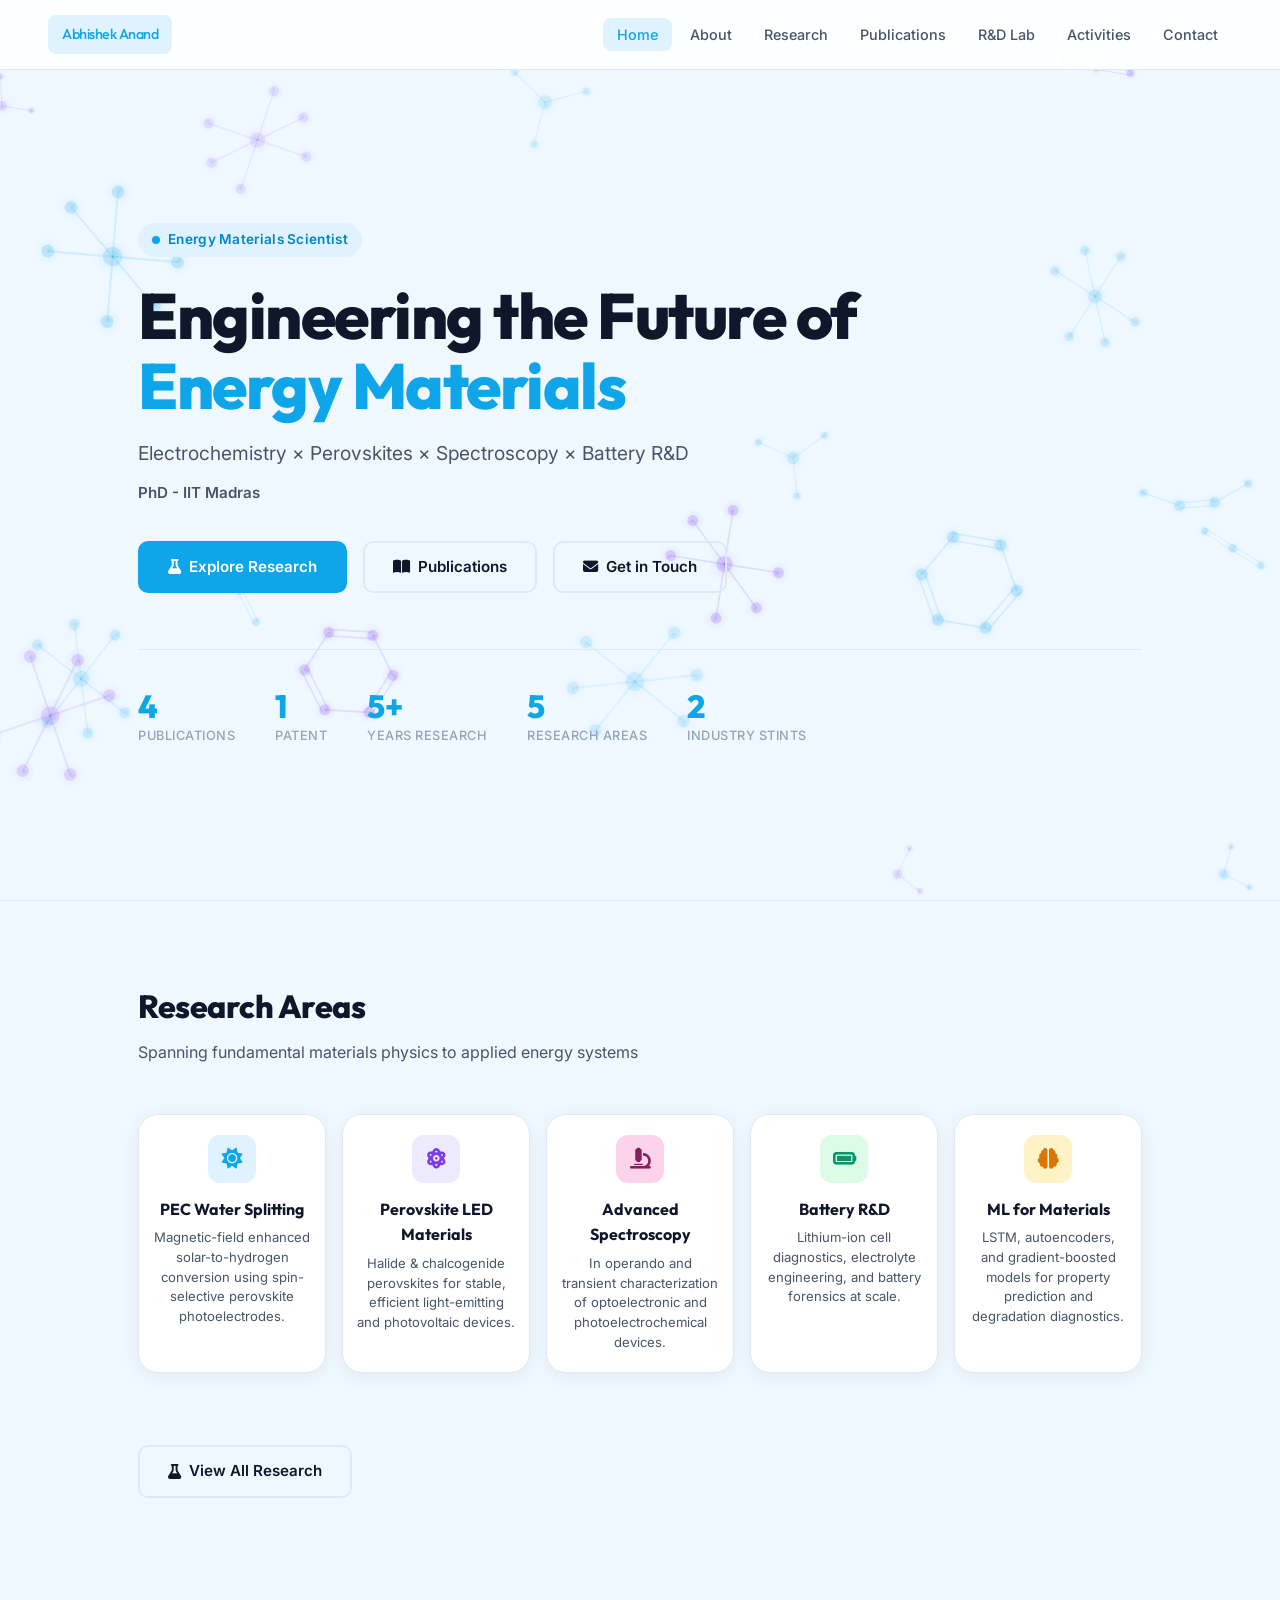
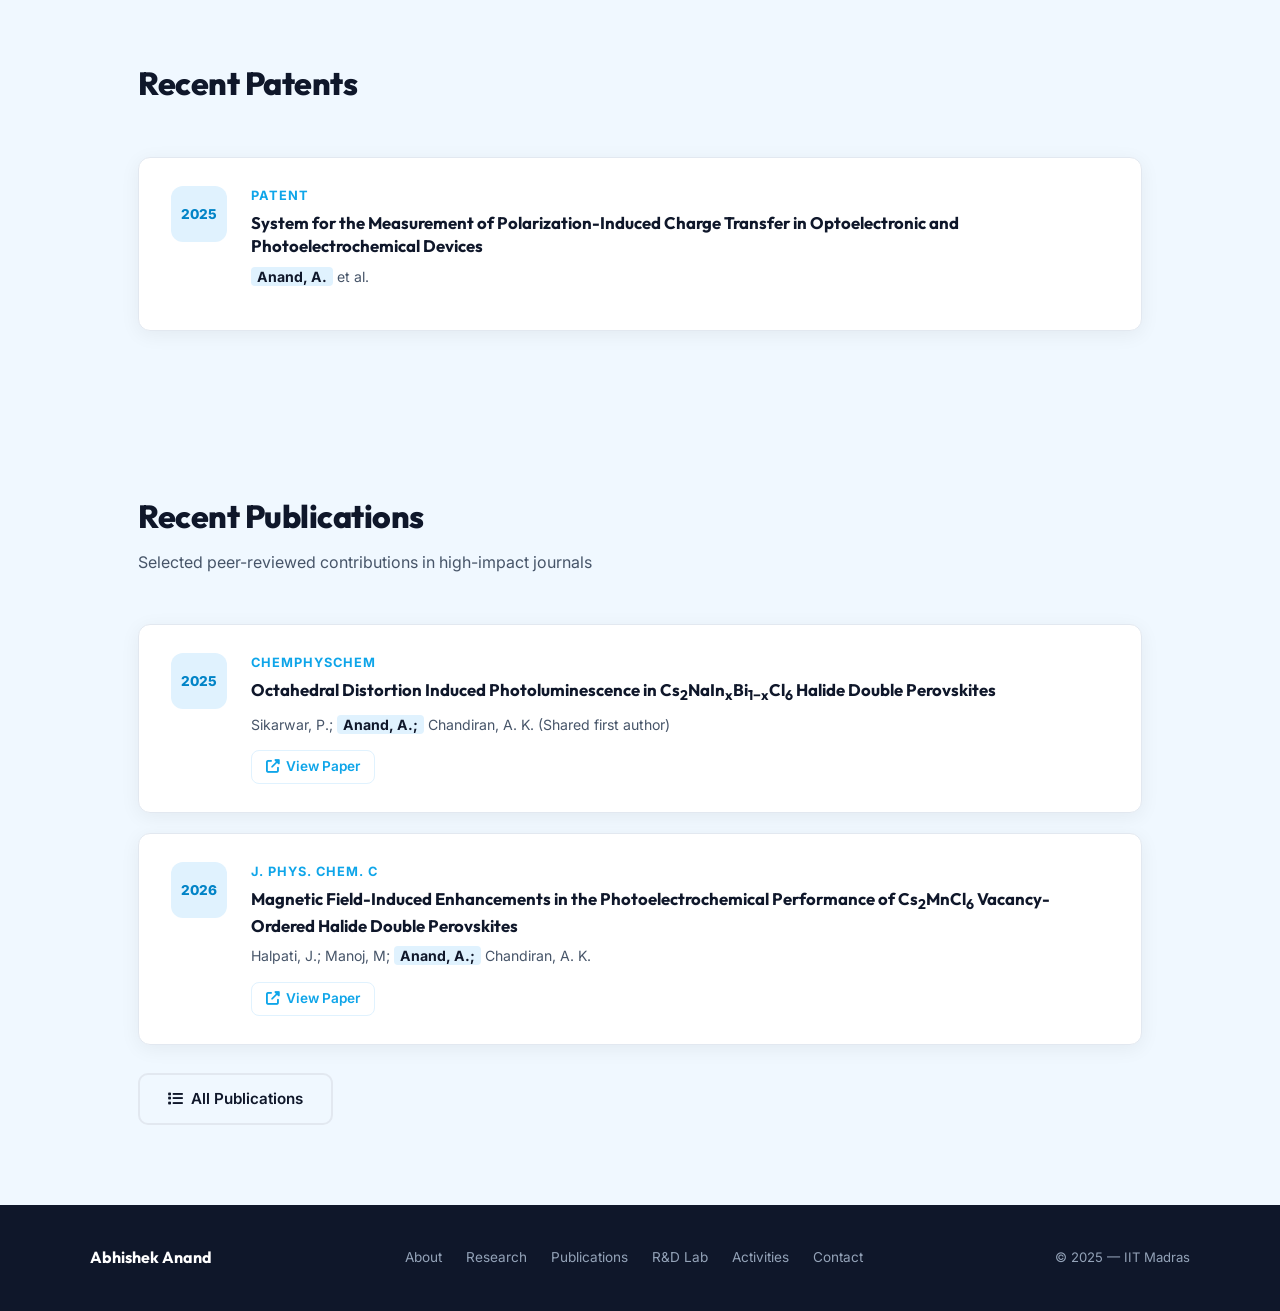
<file: index.html>
<!DOCTYPE html>
<html lang="en">

<head>
  <meta charset="UTF-8">
  <meta name="viewport" content="width=device-width, initial-scale=1.0">
  <title>Abhishek Anand | Energy Materials Scientist</title>
  <meta name="description"
    content="PhD researcher in energy materials — perovskites, PEC water splitting, batteries, and ML for electrochemistry. IIT Madras &amp; OLA Electric.">
  <link
    href="https://fonts.googleapis.com/css2?family=Outfit:wght@400;700;800&family=Inter:wght@400;500;600&display=swap"
    rel="stylesheet">
  <link rel="stylesheet" href="https://cdnjs.cloudflare.com/ajax/libs/font-awesome/6.4.0/css/all.min.css">
  <link rel="stylesheet" href="style.css">
  <script defer src="script.js"></script>
</head>

<body>
  <canvas id="mol-bg"></canvas>
  <div class="page-transition"></div>

  <!-- NAV -->
  <nav class="nav">
    <a href="index.html" class="nav-brand">Abhishek <span>Anand</span></a>
    <ul>
      <li><a href="index.html">Home</a></li>
      <li><a href="about.html">About</a></li>
      <li><a href="research.html">Research</a></li>
      <li><a href="publications.html">Publications</a></li>
      <li><a href="dashboard.html">R&D Lab</a></li>
      <li><a href="activities.html">Activities</a></li>
      <li><a href="contact.html">Contact</a></li>
    </ul>
  </nav>

  <!-- HERO -->
  <section class="hero">
    <div class="hero-content">
      <div class="hero-eyebrow">Energy Materials Scientist</div>
      <h1>Engineering the Future of<br><span class="highlight">Energy Materials</span></h1>
      <p class="hero-subtitle">Electrochemistry &times; Perovskites &times; Spectroscopy &times; Battery R&D</p>
      <p class="hero-institution">
        <strong>PhD - IIT Madras</strong>
      </p>
      <div class="hero-actions">
        <a href="research.html" class="btn btn-primary"><i class="fas fa-flask"></i> Explore Research</a>
        <a href="publications.html" class="btn btn-outline"><i class="fas fa-book-open"></i> Publications</a>
        <a href="contact.html" class="btn btn-outline"><i class="fas fa-envelope"></i> Get in Touch</a>
      </div>
      <div class="hero-stats">
        <div class="stat-item">
          <span class="stat-number">4</span>
          <span class="stat-label">Publications</span>
        </div>
        <div class="stat-item">
          <span class="stat-number">1</span>
          <span class="stat-label">Patent</span>
        </div>
        <div class="stat-item">
          <span class="stat-number">5+</span>
          <span class="stat-label">Years Research</span>
        </div>
        <div class="stat-item">
          <span class="stat-number">5</span>
          <span class="stat-label">Research Areas</span>
        </div>
        <div class="stat-item">
          <span class="stat-number">2</span>
          <span class="stat-label">Industry Stints</span>
        </div>
      </div>
    </div>
  </section>

  <hr class="divider">

  <!-- RESEARCH AREAS — brief icon strip mirroring research.html -->
  <div class="section reveal">
    <div class="section-header">
      <h2>Research Areas</h2>
      <p>Spanning fundamental materials physics to applied energy systems</p>
    </div>

    <div class="research-intro reveal-stagger">

      <div class="ri-card">
        <div class="ri-icon" style="background:#e0f2fe;color:#0ea5e9;">
          <i class="fas fa-sun"></i>
        </div>
        <h3>PEC Water Splitting</h3>
        <p>Magnetic-field enhanced solar-to-hydrogen conversion using spin-selective perovskite photoelectrodes.</p>
      </div>

      <div class="ri-card">
        <div class="ri-icon" style="background:#ede9fe;color:#7c3aed;">
          <i class="fas fa-atom"></i>
        </div>
        <h3>Perovskite LED Materials</h3>
        <p>Halide &amp; chalcogenide perovskites for stable, efficient light-emitting and photovoltaic devices.</p>
      </div>

      <div class="ri-card">
        <div class="ri-icon" style="background:#fdd2eb;color:#871f5c;">
          <i class="fas fa-microscope"></i>
        </div>
        <h3>Advanced Spectroscopy</h3>
        <p>In operando and transient characterization of optoelectronic and photoelectrochemical devices.</p>
      </div>

      <div class="ri-card">
        <div class="ri-icon" style="background:#dcfce7;color:#059669;">
          <i class="fas fa-battery-full"></i>
        </div>
        <h3>Battery R&amp;D</h3>
        <p>Lithium-ion cell diagnostics, electrolyte engineering, and battery forensics at scale.</p>
      </div>

      <div class="ri-card">
        <div class="ri-icon" style="background:#fef3c7;color:#d97706;">
          <i class="fas fa-brain"></i>
        </div>
        <h3>ML for Materials</h3>
        <p>LSTM, autoencoders, and gradient-boosted models for property prediction and degradation diagnostics.</p>
      </div>

    </div>

    <div style="margin-top:8px;">
      <a href="research.html" class="btn btn-outline"><i class="fas fa-flask"></i> View All Research</a>
    </div>
  </div>

  <!-- LATEST PATENTS -->
  <div class="section reveal">
    <div class="section-header">
      <h2>Recent Patents</h2>
    </div>
    <div class="pub-list reveal-stagger">
      <div class="pub-item">
        <div class="pub-year">2025</div>
        <div class="pub-content">
          <div class="pub-journal">Patent</div>
          <div class="pub-title">System for the Measurement of Polarization-Induced Charge Transfer in Optoelectronic
            and Photoelectrochemical Devices</div>
          <div class="pub-authors"><span class="me">Anand, A.</span> et al.</div>
        </div>
      </div>
    </div>
  </div>

  <!-- LATEST PUBLICATIONS -->
  <div class="section reveal">
    <div class="section-header">
      <h2>Recent Publications</h2>
      <p>Selected peer-reviewed contributions in high-impact journals</p>
    </div>
    <div class="pub-list reveal-stagger">
      <div class="pub-item">
        <div class="pub-year">2025</div>
        <div class="pub-content">
          <div class="pub-journal">ChemPhysChem</div>
          <div class="pub-title">Octahedral Distortion Induced Photoluminescence in
            Cs<sub>2</sub>NaIn<sub>x</sub>Bi<sub>1&minus;x</sub>Cl<sub>6</sub> Halide Double Perovskites</div>
          <div class="pub-authors">Sikarwar, P.; <span class="me">Anand, A.;</span> Chandiran, A. K. (Shared first
            author)</div>
          <a href="https://doi.org/10.1002/cphc.202401036" target="_blank" class="pub-doi"><i
              class="fas fa-external-link-alt"></i> View Paper</a>
        </div>
      </div>
      <div class="pub-item">
        <div class="pub-year">2026</div>
        <div class="pub-content">
          <div class="pub-journal">J. Phys. Chem. C</div>
          <div class="pub-title">Magnetic Field-Induced Enhancements in the Photoelectrochemical Performance of
            Cs<sub>2</sub>MnCl<sub>6</sub> Vacancy-Ordered Halide Double Perovskites</div>
          <div class="pub-authors">Halpati, J.; Manoj, M; <span class="me">Anand, A.;</span> Chandiran, A. K.</div>
          <a href="https://doi.org/10.1021/acs.jpcc.5c08387" target="_blank" class="pub-doi"><i
              class="fas fa-external-link-alt"></i> View Paper</a>
        </div>
      </div>
    </div>
    <div style="margin-top: 28px;">
      <a href="publications.html" class="btn btn-outline"><i class="fas fa-list"></i> All Publications</a>
    </div>
  </div>

  <!-- FOOTER -->
  <footer>
    <div class="footer-inner">
      <span class="footer-brand">Abhishek Anand</span>
      <div class="footer-links">
        <a href="about.html">About</a>
        <a href="research.html">Research</a>
        <a href="publications.html">Publications</a>
        <a href="dashboard.html">R&D Lab</a>
        <a href="activities.html">Activities</a>
        <a href="contact.html">Contact</a>
      </div>
      <span class="footer-copy">&copy; 2025 &mdash; IIT Madras</span>
    </div>
  </footer>
</body>

</html>
</file>
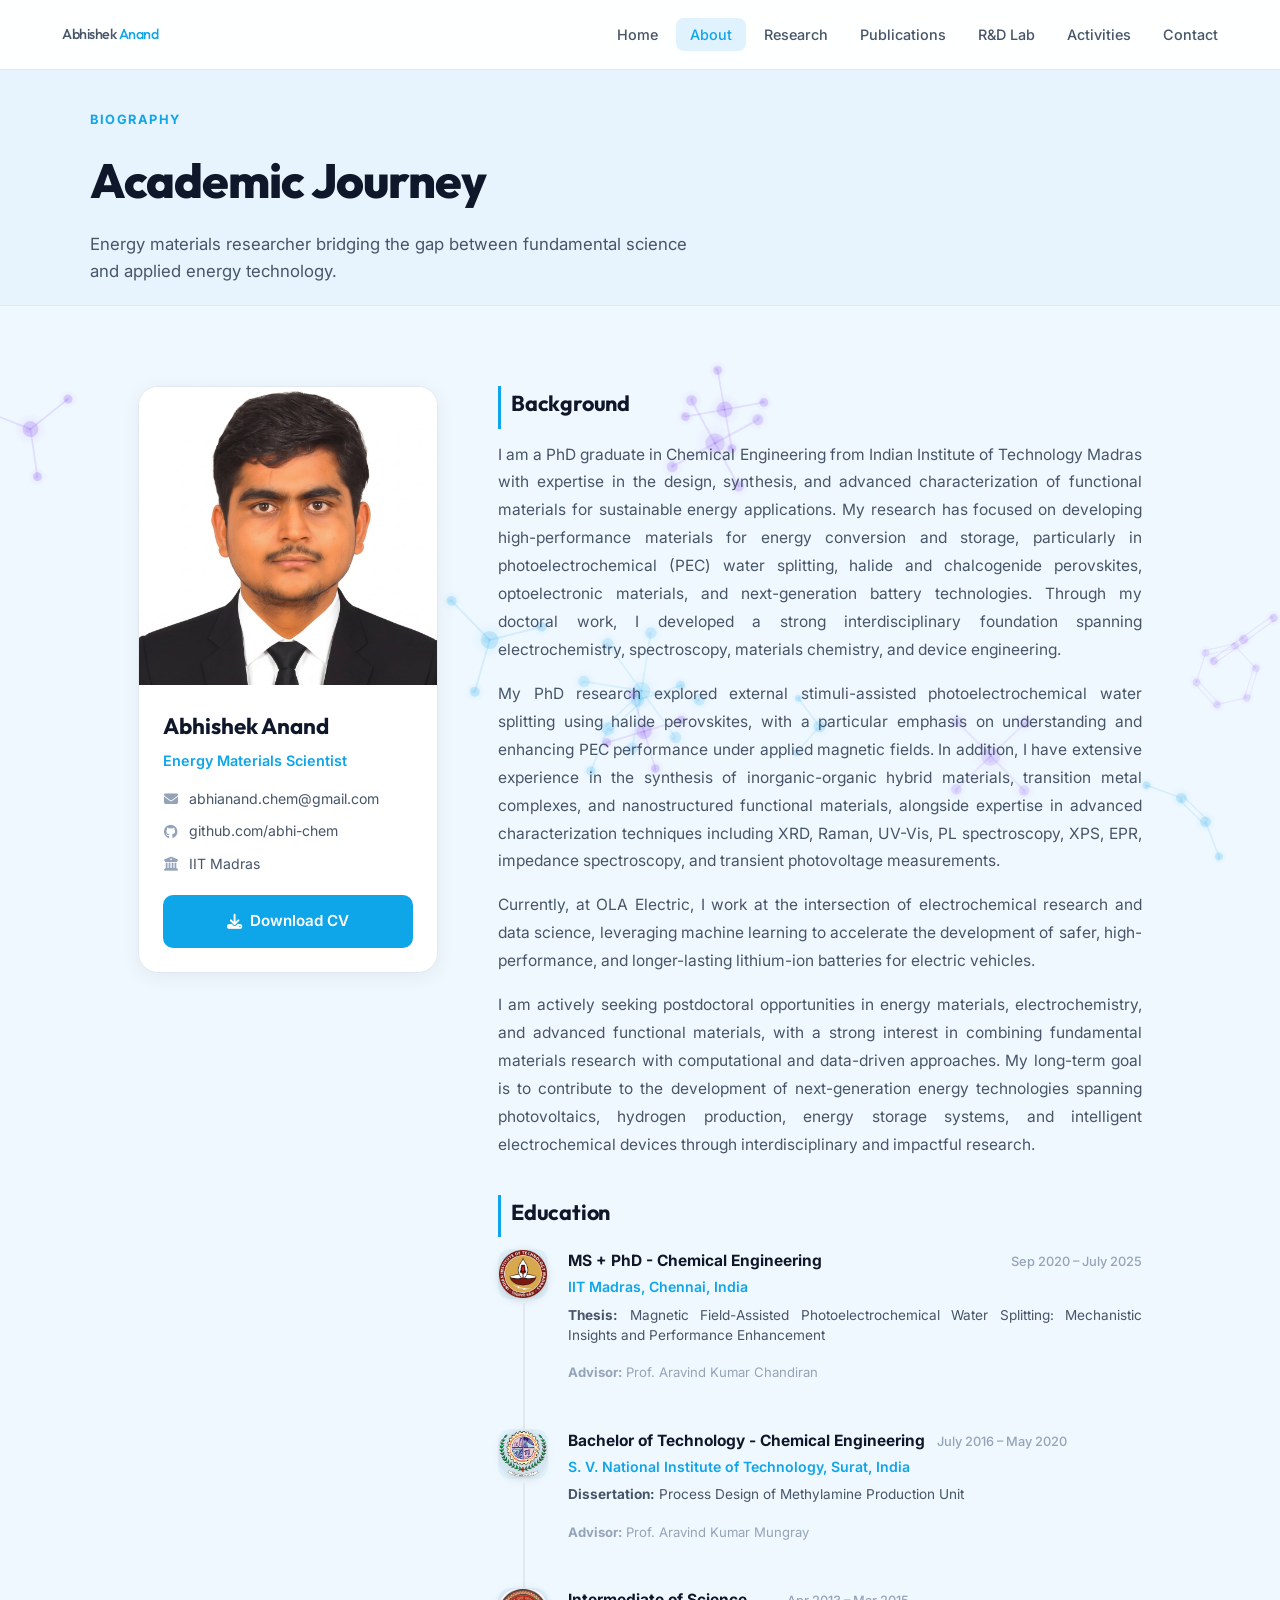
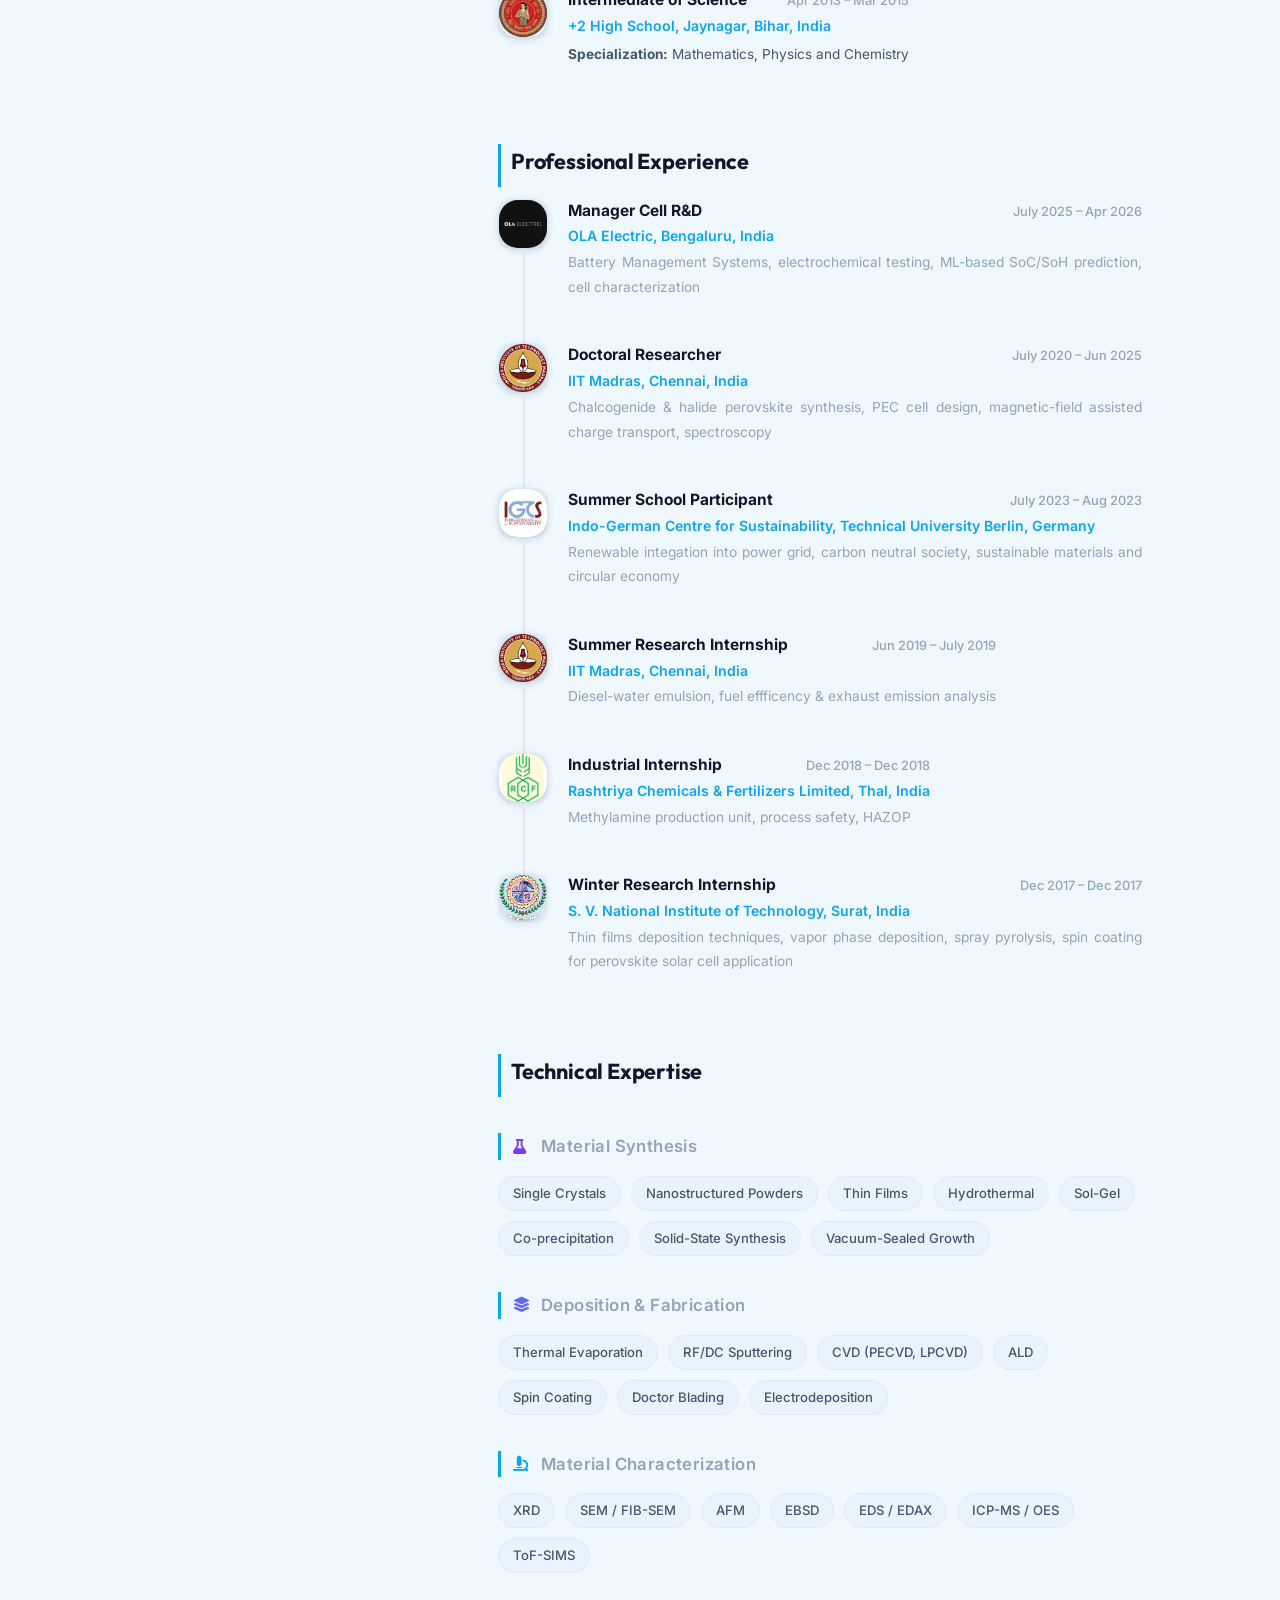
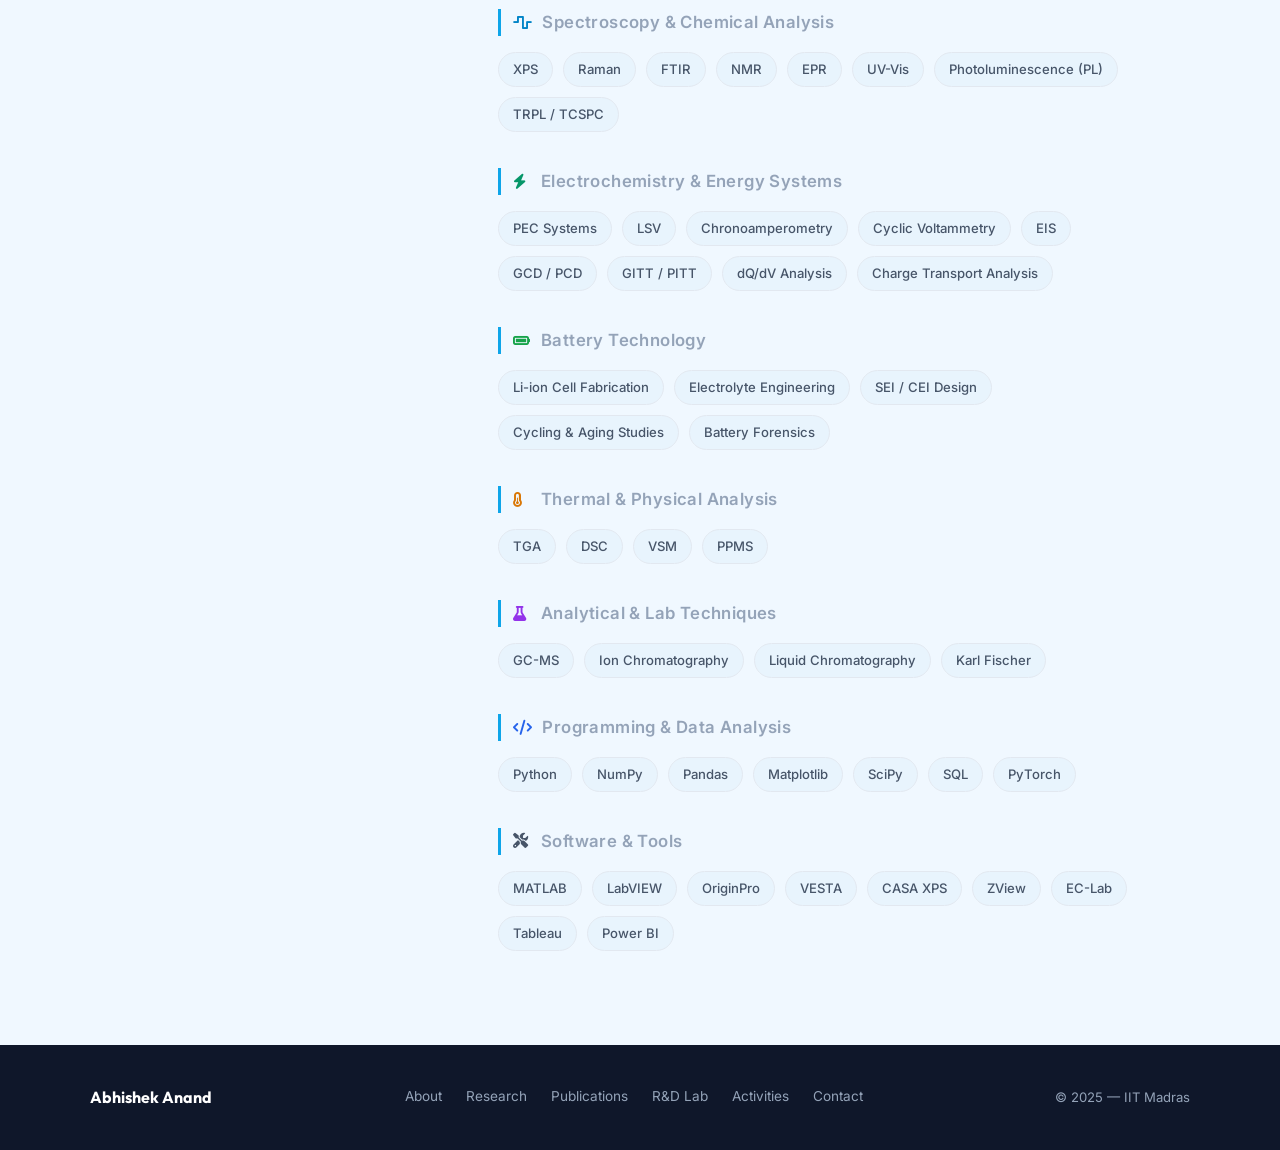
<file: about.html>
<!DOCTYPE html>
<html lang="en">

<head>
  <link rel="stylesheet" href="https://cdnjs.cloudflare.com/ajax/libs/font-awesome/6.5.0/css/all.min.css">
  <meta charset="UTF-8">
  <meta name="viewport" content="width=device-width, initial-scale=1.0">
  <title>About | Abhishek Anand</title>
  <meta name="description"
    content="PhD researcher in energy materials from IIT Madras. Expertise in perovskites, electrochemistry, and ML for energy systems.">
  <link
    href="https://fonts.googleapis.com/css2?family=Outfit:wght@400;700;800&family=Inter:wght@400;500;600&display=swap"
    rel="stylesheet">
  <link rel="stylesheet" href="https://cdnjs.cloudflare.com/ajax/libs/font-awesome/6.4.0/css/all.min.css">
  <link rel="stylesheet" href="style.css">
  <script defer src="script.js"></script>
</head>

<body>
  <canvas id="mol-bg"></canvas>
  <div class="page-transition"></div>

  <!-- NAV -->
  <nav class="nav">
    <a href="index.html" class="nav-brand">Abhishek <span>Anand</span></a>
    <ul>
      <li><a href="index.html">Home</a></li>
      <li><a href="about.html">About</a></li>
      <li><a href="research.html">Research</a></li>
      <li><a href="publications.html">Publications</a></li>
      <li><a href="dashboard.html">R&D Lab</a></li>
      <li><a href="activities.html">Activities</a></li>
      <li><a href="contact.html">Contact</a></li>
    </ul>
  </nav>

  <!-- PAGE BANNER -->
  <div class="page-banner">
    <div class="page-banner-inner">
      <div class="page-tag">Biography</div>
      <h1>Academic Journey</h1>
      <p>Energy materials researcher bridging the gap between fundamental science and applied energy technology.</p>
    </div>
  </div>

  <!-- ABOUT CONTENT -->
  <div class="section">
    <div class="about-grid">

      <!-- PROFILE CARD -->
      <div class="profile-card reveal">
        <img class="profile-img" src="images/abhishek1.jpg" alt="Abhishek Anand">
        <div class="profile-info">
          <h2>Abhishek Anand</h2>
          <div class="title">Energy Materials Scientist</div>
          <div class="profile-links">
            <a href="mailto:abhianand.chem@gmail.com" class="profile-link">
              <i class="fas fa-envelope"></i> abhianand.chem@gmail.com
            </a>
            <a href="https://github.com/abhi-chem" target="_blank" class="profile-link">
              <i class="fab fa-github"></i> github.com/abhi-chem
            </a>
            <a href="https://www.iitm.ac.in" target="_blank" class="profile-link">
              <i class="fas fa-university"></i> IIT Madras
            </a>
          </div>
          <a href=CV_Abhishek Anand.pdf" download class="btn btn-primary"
            style="width: 100%; justify-content: center; margin-top: 20px;">
            <i class="fas fa-download"></i> Download CV
          </a>
        </div>
      </div>

      <!-- BIO -->
      <div class="bio-section reveal">
        <h3>Background</h3>
        <p class="bio-text">
          I am a PhD graduate in Chemical Engineering from Indian Institute of Technology Madras with expertise in the
          design, synthesis, and advanced characterization of functional materials for sustainable energy
          applications. My research has focused on developing high-performance materials for energy conversion and
          storage, particularly in photoelectrochemical (PEC) water splitting, halide and chalcogenide perovskites,
          optoelectronic materials, and next-generation battery technologies. Through my doctoral work, I developed a
          strong interdisciplinary foundation spanning electrochemistry, spectroscopy, materials chemistry, and device
          engineering.
        </p>

        <p class="bio-text">
          My PhD research explored external stimuli-assisted photoelectrochemical water splitting using halide
          perovskites, with a particular emphasis on understanding and enhancing PEC performance under applied
          magnetic fields. In addition, I have extensive experience in the synthesis of inorganic-organic hybrid
          materials, transition metal complexes, and nanostructured functional materials, alongside expertise in
          advanced characterization techniques including XRD, Raman, UV-Vis, PL spectroscopy, XPS, EPR,
          impedance spectroscopy, and transient photovoltage measurements.
        </p>
        <p class="bio-text">
          Currently, at OLA Electric, I work at the intersection of electrochemical research and data science,
          leveraging machine learning to accelerate the development of safer, high-performance, and longer-lasting
          lithium-ion batteries for electric vehicles.
        </p>
        <p class="bio-text">
          I am actively seeking postdoctoral opportunities in energy materials, electrochemistry, and advanced
          functional materials, with a strong interest in combining fundamental materials research with computational
          and data-driven approaches. My long-term goal is to contribute to the development of next-generation energy
          technologies spanning photovoltaics, hydrogen production, energy storage systems, and intelligent
          electrochemical devices through interdisciplinary and impactful research.
        </p>
        <h3>Education</h3>
        <div class="timeline">
          <div class="timeline-item">
            <div class="timeline-dot"><img src="images/iitm-logo.png" alt="IIT Madras Logo"></div>

            <div class="timeline-body">
              <h4>
                MS + PhD - Chemical Engineering
                <span class="timeline-duration">Sep 2020 – July 2025</span>
              </h4>

              <div class="place">IIT Madras, Chennai, India</div>

              <p class="thesis">
                <strong>Thesis:</strong> Magnetic Field-Assisted Photoelectrochemical Water Splitting: Mechanistic
                Insights and Performance Enhancement
              </p>

              <p class="advisor">
                <strong>Advisor:</strong> Prof. Aravind Kumar Chandiran
                <a href="https://che.iitm.ac.in/faculty.php?fname=Dr.+Aravind+Kumar+Chandiran"></a>
              </p>
            </div>
          </div>

          <div class="timeline-item">
            <div class="timeline-dot"><img src="images/svnit-logo.png" alt="SVNIT Logo"></div>

            <div class="timeline-body">
              <h4>
                Bachelor of Technology - Chemical Engineering
                <span class="timeline-duration">July 2016 – May 2020</span>
              </h4>

              <div class="place">S. V. National Institute of Technology, Surat, India</div>

              <p class="thesis">
                <strong>Dissertation:</strong> Process Design of Methylamine Production Unit
              </p>

              <p class="advisor">
                <strong>Advisor:</strong> Prof. Aravind Kumar Mungray
                <a href="https://www.svnit.ac.in/web/department/chemical/faculty.php"></a>
              </p>
            </div>
          </div>

          <div class="timeline-item">
            <div class="timeline-dot"><img src="images/bseb-logo.png" alt="BSEB Logo"></div>

            <div class="timeline-body">
              <h4>
                Intermediate of Science
                <span class="timeline-duration">Apr 2013 – Mar 2015</span>
              </h4>

              <div class="place">+2 High School, Jaynagar, Bihar, India</div>

              <p class="thesis">
                <strong>Specialization:</strong> Mathematics, Physics and Chemistry
              </p>
            </div>
          </div>
        </div>

        <h3>Professional Experience</h3>
        <div class="timeline">
          <div class="timeline-item">
            <div class="timeline-dot" style="font-size: 0.65rem;"><img src="images/ola-logo.png"
                alt="OLA Electric Logo"></div>
            <div class="timeline-body">
              <h4>Manager Cell R&D
                <span class="timeline-duration">July 2025 – Apr 2026</span>
              </h4>
              <div class="place">OLA Electric, Bengaluru, India</div>

              <p>Battery Management Systems, electrochemical testing, ML-based SoC/SoH prediction, cell characterization
              </p>
            </div>
          </div>

          <div class="timeline-item">
            <div class="timeline-dot" style="font-size: 0.65rem;"><img src="images/iitm-logo.png" alt="IIT Madras Logo">
            </div>
            <div class="timeline-body">
              <h4>Doctoral Researcher
                <span class="timeline-duration">July 2020 – Jun 2025</span>
              </h4>
              <div class="place">IIT Madras, Chennai, India</div>
              <p>Chalcogenide & halide perovskite synthesis, PEC cell design, magnetic-field assisted charge transport,
                spectroscopy</p>
            </div>
          </div>
          <div class="timeline-item">
            <div class="timeline-dot" style="font-size: 0.65rem;"><img src="images/igc-logo.png" alt="IGC Logo"></div>
            <div class="timeline-body">
              <h4>Summer School Participant
                <span class="timeline-duration">July 2023 – Aug 2023</span>
              </h4>
              <div class="place">Indo-German Centre for Sustainability, Technical University Berlin, Germany</div>
              <p>Renewable integation into power grid, carbon neutral society, sustainable materials and circular
                economy</p>
            </div>
          </div>

          <div class="timeline-item">
            <div class="timeline-dot" style="font-size: 0.65rem;"><img src="images/iitm-logo.png" alt="IIT Madras Logo">
            </div>
            <div class="timeline-body">
              <h4>Summer Research Internship
                <span class="timeline-duration">Jun 2019 – July 2019</span>
              </h4>
              <div class="place">IIT Madras, Chennai, India</div>
              <p>Diesel-water emulsion, fuel effficency & exhaust emission analysis</p>
            </div>
          </div>

          <div class="timeline-item">
            <div class="timeline-dot" style="font-size: 0.65rem;"><img src="images/rcf-logo.png" alt="RCF Logo"></div>
            <div class="timeline-body">
              <h4>Industrial Internship
                <span class="timeline-duration">Dec 2018 – Dec 2018</span>
              </h4>
              <div class="place"> Rashtriya Chemicals & Fertilizers Limited, Thal, India</div>
              <p>Methylamine production unit, process safety, HAZOP</p>
            </div>
          </div>

          <div class="timeline-item">
            <div class="timeline-dot" style="font-size: 0.65rem;"><img src="images/svnit-logo.png" alt="SVNIT Logo">
            </div>
            <div class="timeline-body">
              <h4>Winter Research Internship
                <span class="timeline-duration">Dec 2017 – Dec 2017</span>
              </h4>
              <div class="place"> S. V. National Institute of Technology, Surat, India</div>
              <p> Thin films deposition techniques, vapor phase deposition, spray pyrolysis, spin coating for perovskite
                solar cell application</p>
            </div>
          </div>

        </div>

        <h3>Technical Expertise</h3>

        <div class="expertise-section">

          <h4><i class="fas fa-flask"></i> Material Synthesis</h4>
          <div class="tags">
            <span class="tag">Single Crystals</span>
            <span class="tag">Nanostructured Powders</span>
            <span class="tag">Thin Films</span>
            <span class="tag">Hydrothermal</span>
            <span class="tag">Sol-Gel</span>
            <span class="tag">Co-precipitation</span>
            <span class="tag">Solid-State Synthesis</span>
            <span class="tag">Vacuum-Sealed Growth</span>
          </div>

          <h4><i class="fas fa-layer-group"></i> Deposition & Fabrication</h4>
          <div class="tags">
            <span class="tag">Thermal Evaporation</span>
            <span class="tag">RF/DC Sputtering</span>
            <span class="tag">CVD (PECVD, LPCVD)</span>
            <span class="tag">ALD</span>
            <span class="tag">Spin Coating</span>
            <span class="tag">Doctor Blading</span>
            <span class="tag">Electrodeposition</span>
          </div>

          <h4><i class="fas fa-microscope"></i> Material Characterization</h4>
          <div class="tags">
            <span class="tag">XRD</span>
            <span class="tag">SEM / FIB-SEM</span>
            <span class="tag">AFM</span>
            <span class="tag">EBSD</span>
            <span class="tag">EDS / EDAX</span>
            <span class="tag">ICP-MS / OES</span>
            <span class="tag">ToF-SIMS</span>
          </div>

          <h4><i class="fas fa-wave-square"></i> Spectroscopy & Chemical Analysis</h4>
          <div class="tags">
            <span class="tag">XPS</span>
            <span class="tag">Raman</span>
            <span class="tag">FTIR</span>
            <span class="tag">NMR</span>
            <span class="tag">EPR</span>
            <span class="tag">UV-Vis</span>
            <span class="tag">Photoluminescence (PL)</span>
            <span class="tag">TRPL / TCSPC</span>
          </div>

          <h4><i class="fas fa-bolt"></i> Electrochemistry & Energy Systems</h4>
          <div class="tags">
            <span class="tag">PEC Systems</span>
            <span class="tag">LSV</span>
            <span class="tag">Chronoamperometry</span>
            <span class="tag">Cyclic Voltammetry</span>
            <span class="tag">EIS</span>
            <span class="tag">GCD / PCD</span>
            <span class="tag">GITT / PITT</span>
            <span class="tag">dQ/dV Analysis</span>
            <span class="tag">Charge Transport Analysis</span>
          </div>

          <h4><i class="fas fa-battery-full"></i> Battery Technology</h4>
          <div class="tags">
            <span class="tag">Li-ion Cell Fabrication</span>
            <span class="tag">Electrolyte Engineering</span>
            <span class="tag">SEI / CEI Design</span>
            <span class="tag">Cycling & Aging Studies</span>
            <span class="tag">Battery Forensics</span>
          </div>

          <h4><i class="fas fa-thermometer-half"></i> Thermal & Physical Analysis</h4>
          <div class="tags">
            <span class="tag">TGA</span>
            <span class="tag">DSC</span>
            <span class="tag">VSM</span>
            <span class="tag">PPMS</span>
          </div>

          <h4><i class="fas fa-flask"></i> Analytical & Lab Techniques</h4>
          <div class="tags">
            <span class="tag">GC-MS</span>
            <span class="tag">Ion Chromatography</span>
            <span class="tag">Liquid Chromatography</span>
            <span class="tag">Karl Fischer</span>
          </div>

          <h4><i class="fas fa-code"></i> Programming & Data Analysis</h4>
          <div class="tags">
            <span class="tag">Python</span>
            <span class="tag">NumPy</span>
            <span class="tag">Pandas</span>
            <span class="tag">Matplotlib</span>
            <span class="tag">SciPy</span>
            <span class="tag">SQL</span>
            <span class="tag">PyTorch</span>
          </div>

          <h4><i class="fas fa-tools"></i> Software & Tools</h4>
          <div class="tags">
            <span class="tag">MATLAB</span>
            <span class="tag">LabVIEW</span>
            <span class="tag">OriginPro</span>
            <span class="tag">VESTA</span>
            <span class="tag">CASA XPS</span>
            <span class="tag">ZView</span>
            <span class="tag">EC-Lab</span>
            <span class="tag">Tableau</span>
            <span class="tag">Power BI</span>
          </div>

        </div>
      </div>

    </div>
  </div>

  <!-- FOOTER -->
  <footer>
    <div class="footer-inner">
      <span class="footer-brand">Abhishek Anand</span>
      <div class="footer-links">
        <a href="about.html">About</a>
        <a href="research.html">Research</a>
        <a href="publications.html">Publications</a>
        <a href="dashboard.html">R&D Lab</a>
        <a href="activities.html">Activities</a>
        <a href="contact.html">Contact</a>
      </div>
      <span class="footer-copy">&copy; 2025 &mdash; IIT Madras</span>
    </div>
  </footer>
</body>

</html>
</file>
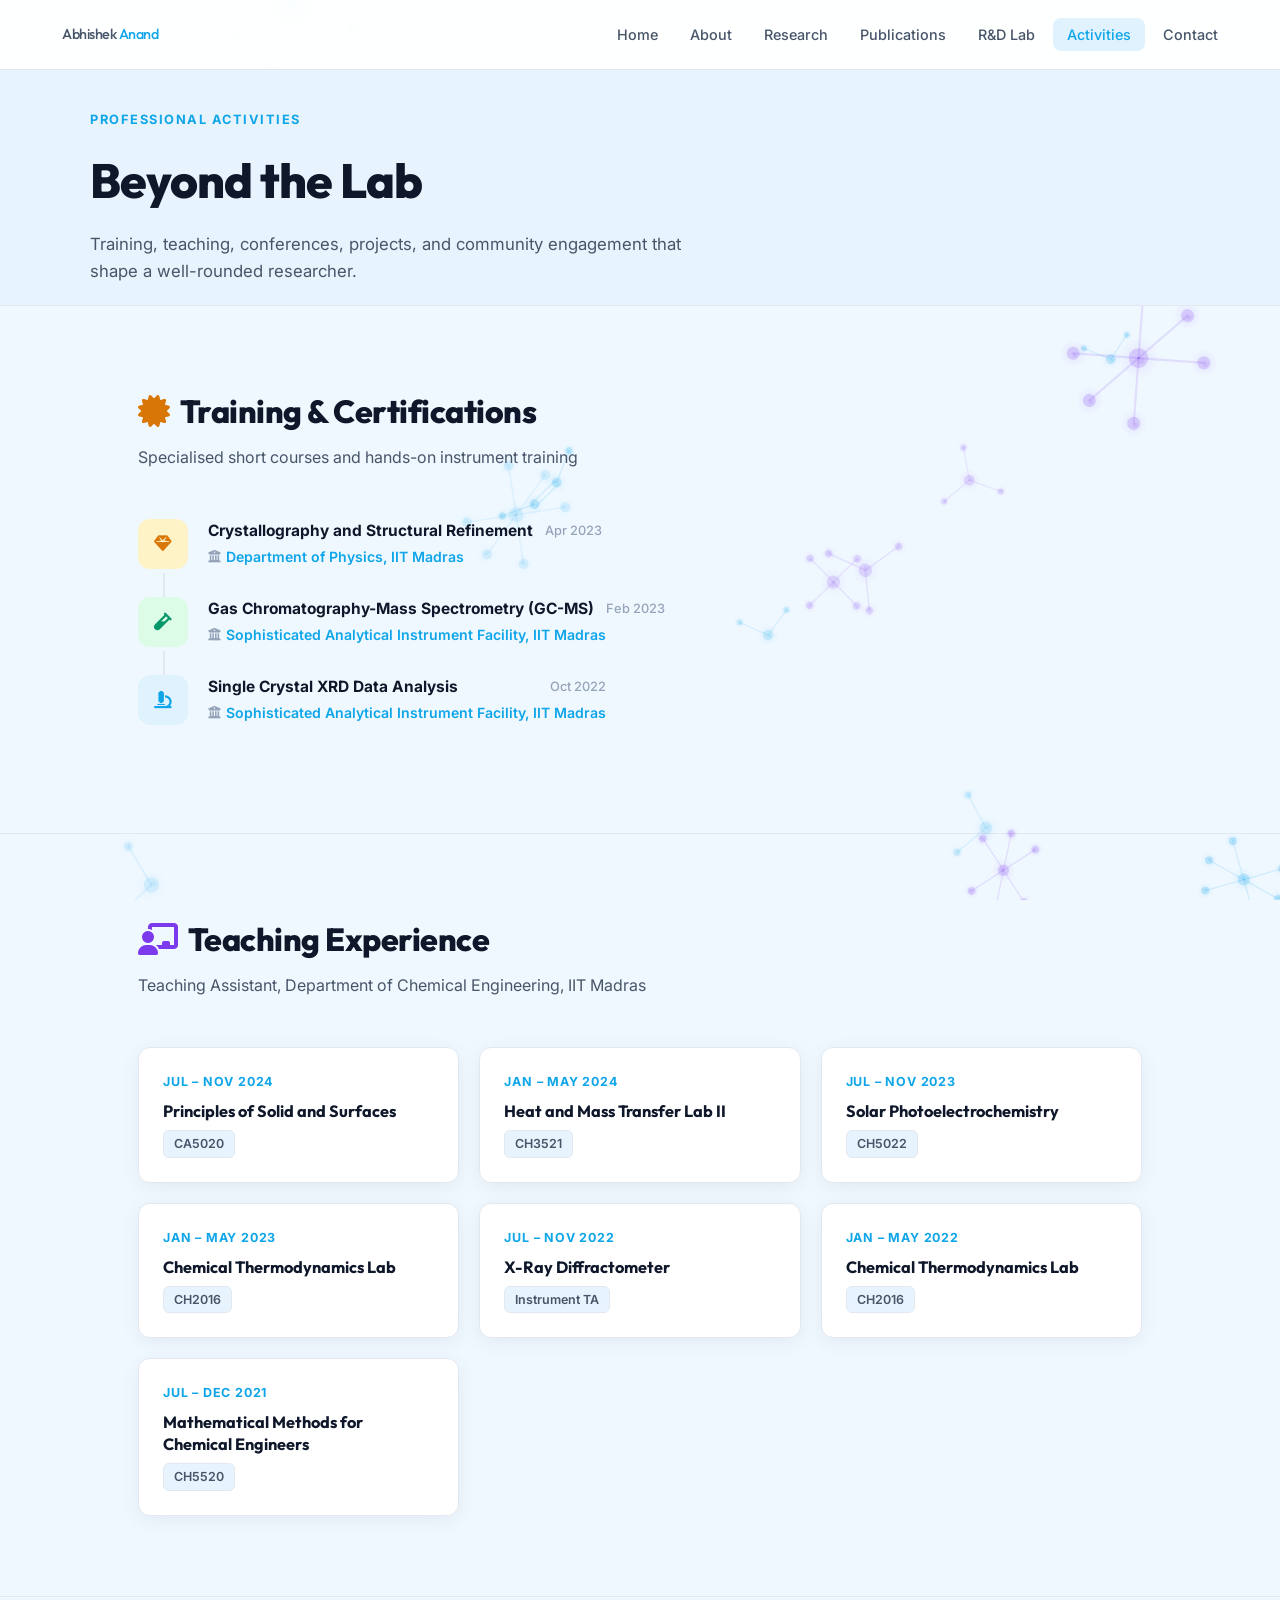
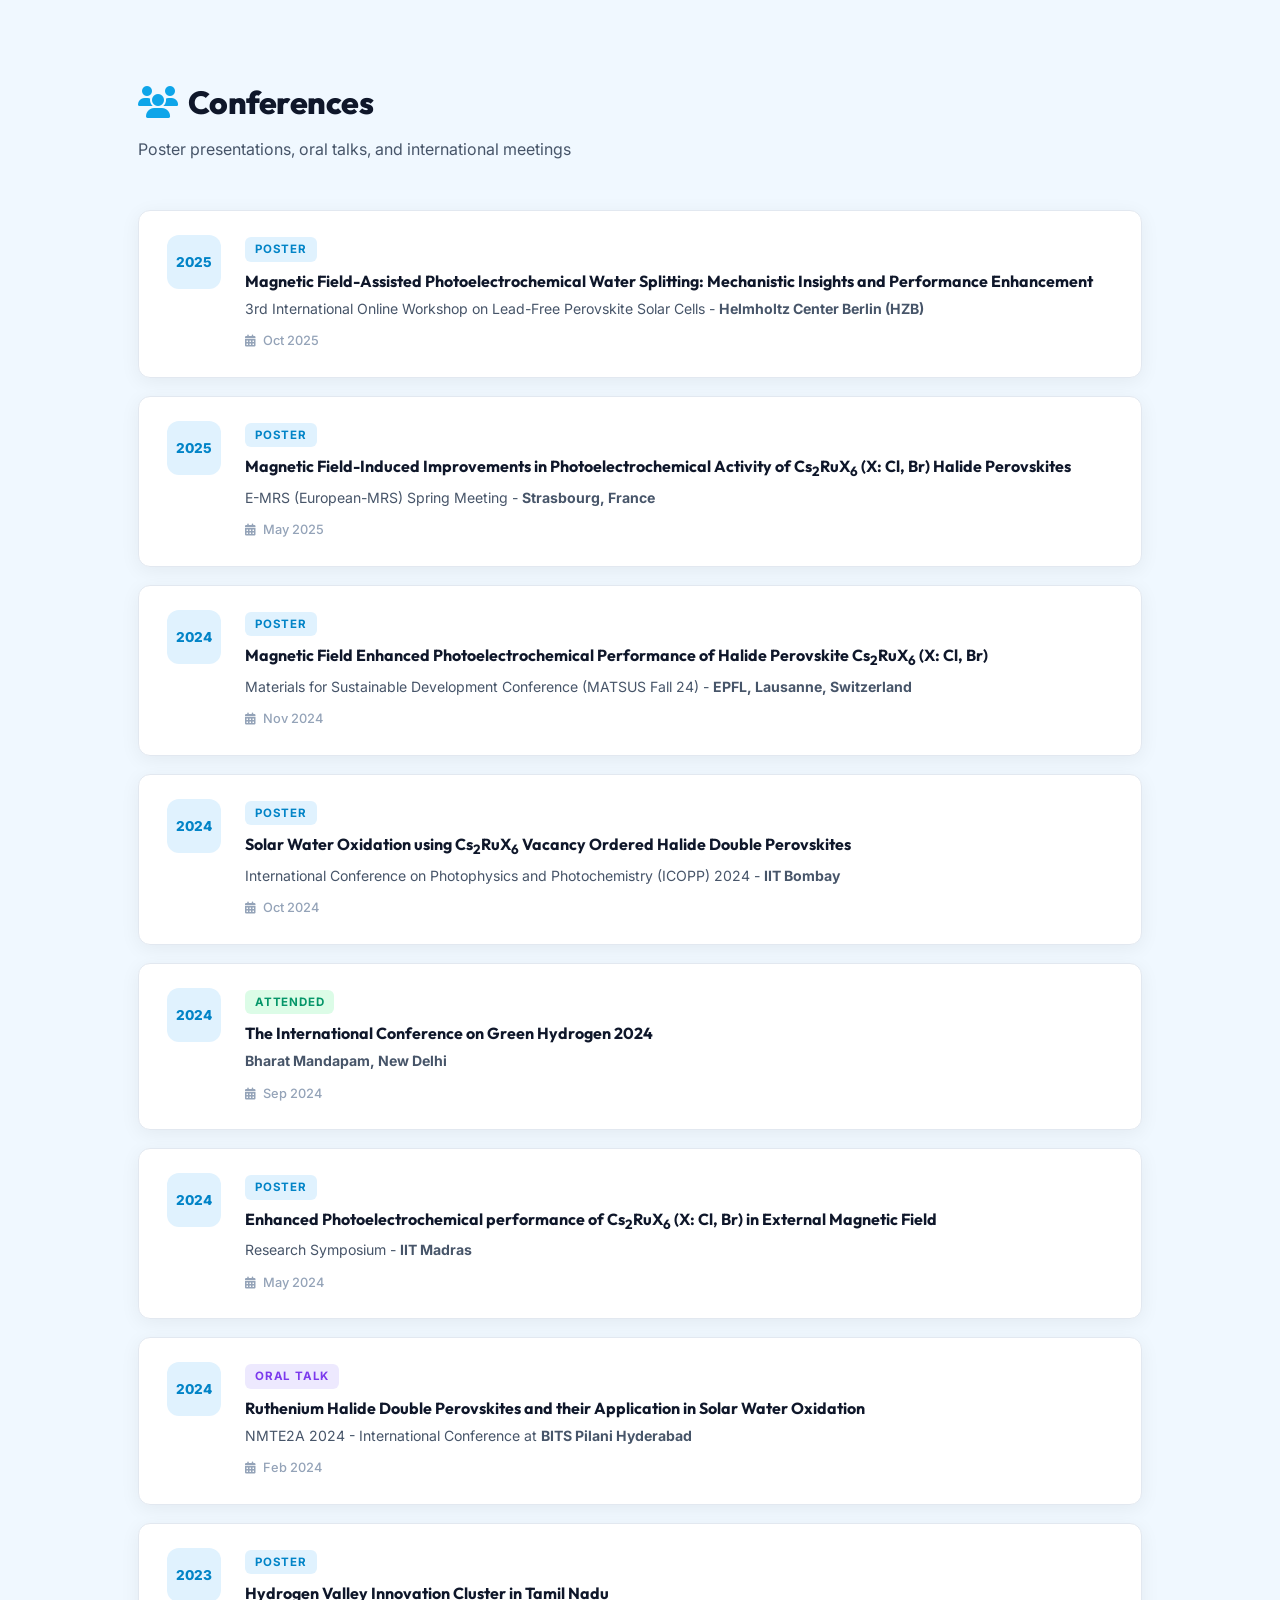
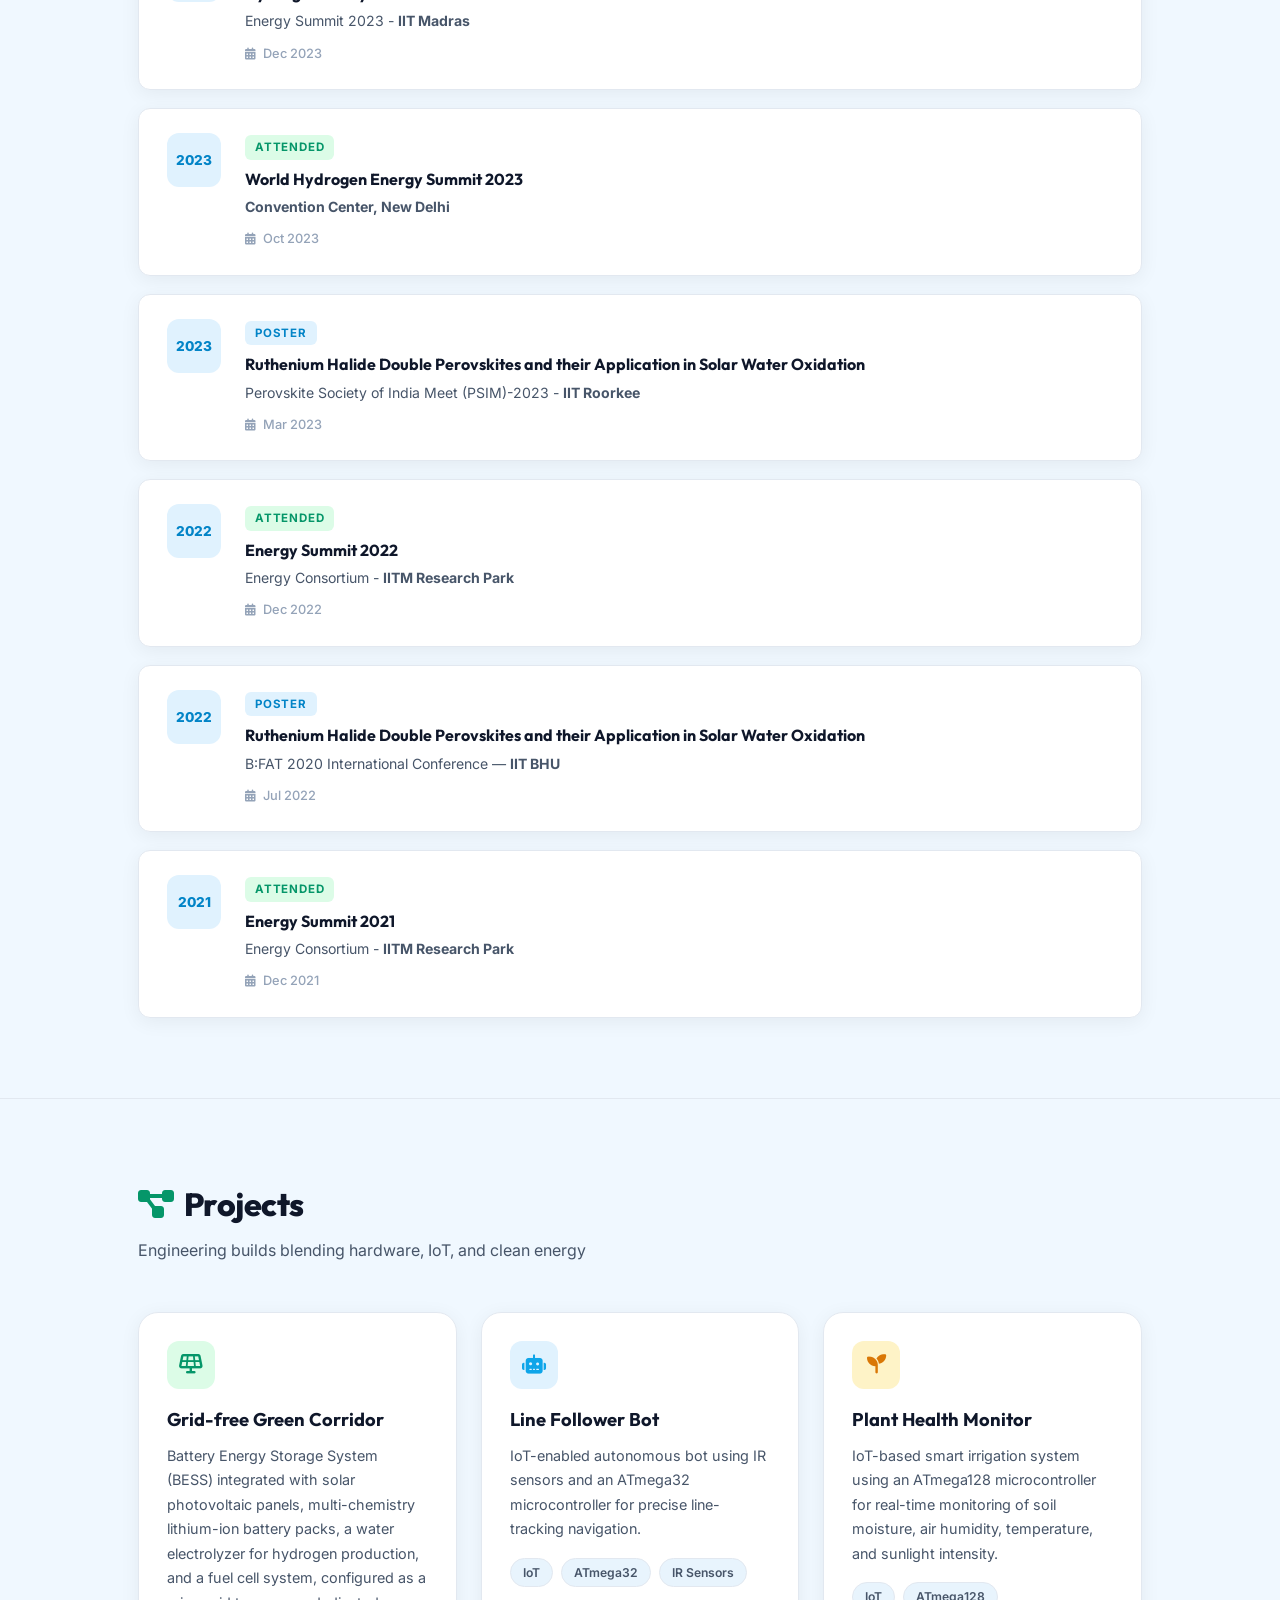
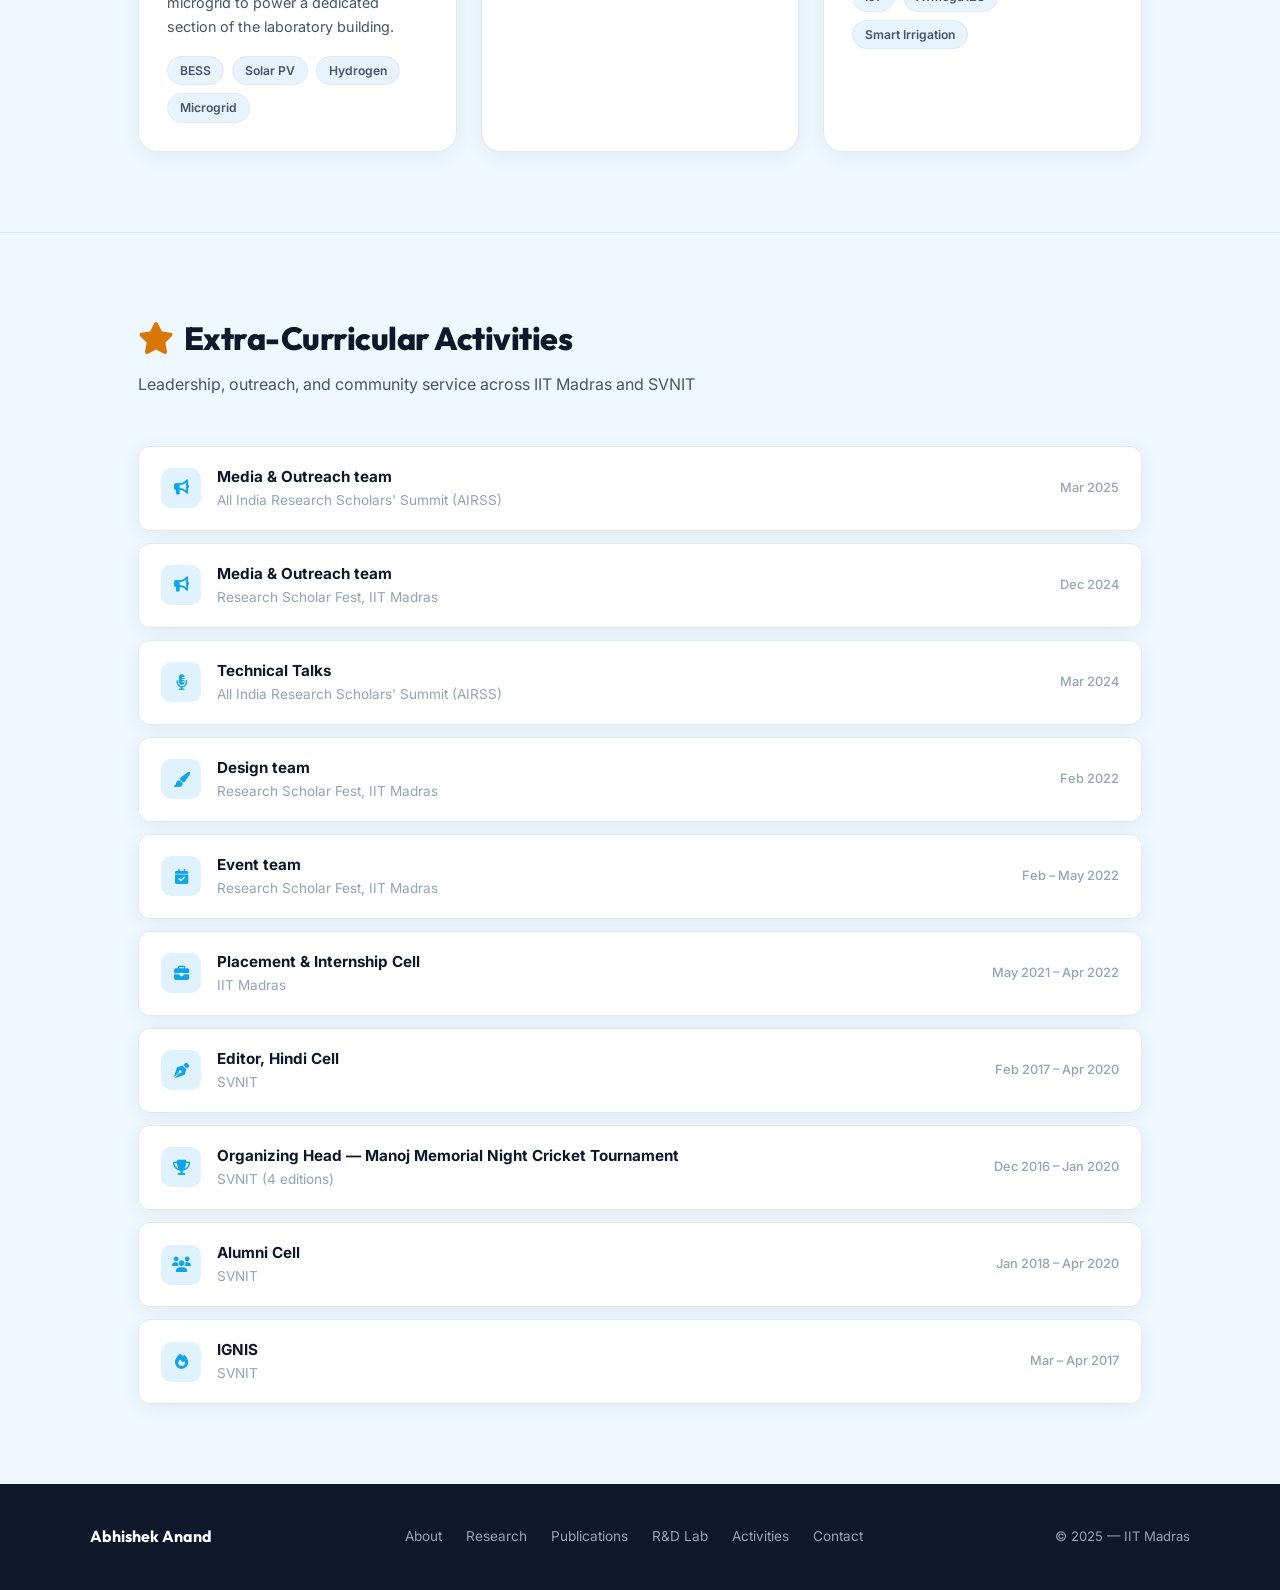
<file: activities.html>
<!DOCTYPE html>
<html lang="en">

<head>
  <meta charset="UTF-8">
  <meta name="viewport" content="width=device-width, initial-scale=1.0">
  <title>Activities | Abhishek Anand</title>
  <meta name="description"
    content="Training, teaching, conferences, projects, and extracurricular activities of Abhishek Anand — energy materials researcher at IIT Madras.">
  <link
    href="https://fonts.googleapis.com/css2?family=Outfit:wght@400;700;800&family=Inter:wght@400;500;600&display=swap"
    rel="stylesheet">
  <link rel="stylesheet" href="https://cdnjs.cloudflare.com/ajax/libs/font-awesome/6.5.0/css/all.min.css">
  <link rel="stylesheet" href="style.css">
  <script defer src="script.js"></script>
</head>

<body>
  <canvas id="mol-bg"></canvas>
  <div class="page-transition"></div>

  <!-- NAV -->
  <nav class="nav">
    <a href="index.html" class="nav-brand">Abhishek <span>Anand</span></a>
    <ul>
      <li><a href="index.html">Home</a></li>
      <li><a href="about.html">About</a></li>
      <li><a href="research.html">Research</a></li>
      <li><a href="publications.html">Publications</a></li>
      <li><a href="dashboard.html">R&D Lab</a></li>
      <li><a href="activities.html" class="active">Activities</a></li>
      <li><a href="contact.html">Contact</a></li>
    </ul>
  </nav>

  <!-- PAGE BANNER -->
  <div class="page-banner">
    <div class="page-banner-inner">
      <div class="page-tag">Professional Activities</div>
      <h1>Beyond the Lab</h1>
      <p>Training, teaching, conferences, projects, and community engagement that shape a well-rounded researcher.</p>
    </div>
  </div>

  <!-- ============================================================
       TRAINING & CERTIFICATIONS
  ============================================================= -->
  <div class="section">
    <div class="section-header reveal">
      <h2><i class="fas fa-certificate" style="color:var(--accent-yellow);margin-right:10px;"></i>Training &amp; Certifications</h2>
      <p>Specialised short courses and hands-on instrument training</p>
    </div>

    <div class="act-timeline reveal-stagger">

      <div class="act-item">
        <div class="act-dot" style="background:#fef3c7;color:#d97706;">
          <i class="fas fa-gem"></i>
        </div>
        <div class="act-body">
          <h4>Crystallography and Structural Refinement
            <span class="act-date">Apr 2023</span>
          </h4>
          <div class="act-place"><i class="fas fa-university"></i> Department of Physics, IIT Madras</div>
        </div>
      </div>

      <div class="act-item">
        <div class="act-dot" style="background:#dcfce7;color:#059669;">
          <i class="fas fa-vial"></i>
        </div>
        <div class="act-body">
          <h4>Gas Chromatography-Mass Spectrometry (GC-MS)
            <span class="act-date">Feb 2023</span>
          </h4>
          <div class="act-place"><i class="fas fa-university"></i> Sophisticated Analytical Instrument Facility, IIT Madras</div>
        </div>
      </div>

      <div class="act-item">
        <div class="act-dot" style="background:#e0f2fe;color:#0ea5e9;">
          <i class="fas fa-microscope"></i>
        </div>
        <div class="act-body">
          <h4>Single Crystal XRD Data Analysis
            <span class="act-date">Oct 2022</span>
          </h4>
          <div class="act-place"><i class="fas fa-university"></i> Sophisticated Analytical Instrument Facility, IIT Madras</div>
        </div>
      </div>

    </div>
  </div>

  <hr class="divider">

  <!-- ============================================================
       TEACHING EXPERIENCE
  ============================================================= -->
  <div class="section">
    <div class="section-header reveal">
      <h2><i class="fas fa-chalkboard-teacher" style="color:var(--accent-purple);margin-right:10px;"></i>Teaching Experience</h2>
      <p>Teaching Assistant, Department of Chemical Engineering, IIT Madras</p>
    </div>

    <div class="ta-grid reveal-stagger">

      <div class="ta-card">
        <div class="ta-semester">Jul – Nov 2024</div>
        <h4>Principles of Solid and Surfaces</h4>
        <span class="ta-code">CA5020</span>
      </div>

      <div class="ta-card">
        <div class="ta-semester">Jan – May 2024</div>
        <h4>Heat and Mass Transfer Lab II</h4>
        <span class="ta-code">CH3521</span>
      </div>

      <div class="ta-card">
        <div class="ta-semester">Jul – Nov 2023</div>
        <h4>Solar Photoelectrochemistry</h4>
        <span class="ta-code">CH5022</span>
      </div>

      <div class="ta-card">
        <div class="ta-semester">Jan – May 2023</div>
        <h4>Chemical Thermodynamics Lab</h4>
        <span class="ta-code">CH2016</span>
      </div>

      <div class="ta-card">
        <div class="ta-semester">Jul – Nov 2022</div>
        <h4>X-Ray Diffractometer</h4>
        <span class="ta-code">Instrument TA</span>
      </div>

      <div class="ta-card">
        <div class="ta-semester">Jan – May 2022</div>
        <h4>Chemical Thermodynamics Lab</h4>
        <span class="ta-code">CH2016</span>
      </div>

      <div class="ta-card">
        <div class="ta-semester">Jul – Dec 2021</div>
        <h4>Mathematical Methods for Chemical Engineers</h4>
        <span class="ta-code">CH5520</span>
      </div>

    </div>
  </div>

  <hr class="divider">

  <!-- ============================================================
       CONFERENCES
  ============================================================= -->
  <div class="section">
    <div class="section-header reveal">
      <h2><i class="fas fa-users" style="color:var(--accent);margin-right:10px;"></i>Conferences</h2>
      <p>Poster presentations, oral talks, and international meetings</p>
    </div>

    <div class="conf-list reveal-stagger">

      <div class="conf-item">
        <div class="conf-year">2025</div>
        <div class="conf-body">
          <span class="conf-type conf-poster">Poster</span>
          <h4>Magnetic Field-Assisted Photoelectrochemical Water Splitting: Mechanistic Insights and Performance Enhancement</h4>
          <p>3rd International Online Workshop on Lead-Free Perovskite Solar Cells - <strong>Helmholtz Center Berlin (HZB)</strong></p>
          <span class="conf-date"><i class="fas fa-calendar-alt"></i> Oct 2025</span>
        </div>
      </div>

      <div class="conf-item">
        <div class="conf-year">2025</div>
        <div class="conf-body">
          <span class="conf-type conf-poster">Poster</span>
          <h4>Magnetic Field-Induced Improvements in Photoelectrochemical Activity of Cs<sub>2</sub>RuX<sub>6</sub> (X: Cl, Br) Halide Perovskites</h4>
          <p>E-MRS (European-MRS) Spring Meeting - <strong>Strasbourg, France</strong></p>
          <span class="conf-date"><i class="fas fa-calendar-alt"></i> May 2025</span>
        </div>
      </div>

      <div class="conf-item">
        <div class="conf-year">2024</div>
        <div class="conf-body">
          <span class="conf-type conf-poster">Poster</span>
          <h4>Magnetic Field Enhanced Photoelectrochemical Performance of Halide Perovskite Cs<sub>2</sub>RuX<sub>6</sub> (X: Cl, Br)</h4>
          <p>Materials for Sustainable Development Conference (MATSUS Fall 24) - <strong>EPFL, Lausanne, Switzerland</strong></p>
          <span class="conf-date"><i class="fas fa-calendar-alt"></i> Nov 2024</span>
        </div>
      </div>

      <div class="conf-item">
        <div class="conf-year">2024</div>
        <div class="conf-body">
          <span class="conf-type conf-poster">Poster</span>
          <h4>Solar Water Oxidation using Cs<sub>2</sub>RuX<sub>6</sub> Vacancy Ordered Halide Double Perovskites</h4>
          <p>International Conference on Photophysics and Photochemistry (ICOPP) 2024 - <strong>IIT Bombay</strong></p>
          <span class="conf-date"><i class="fas fa-calendar-alt"></i> Oct 2024</span>
        </div>
      </div>

      <div class="conf-item">
        <div class="conf-year">2024</div>
        <div class="conf-body">
          <span class="conf-type conf-attended">Attended</span>
          <h4>The International Conference on Green Hydrogen 2024</h4>
          <p><strong>Bharat Mandapam, New Delhi</strong></p>
          <span class="conf-date"><i class="fas fa-calendar-alt"></i> Sep 2024</span>
        </div>
      </div>

      <div class="conf-item">
        <div class="conf-year">2024</div>
        <div class="conf-body">
          <span class="conf-type conf-poster">Poster</span>
          <h4>Enhanced Photoelectrochemical performance of Cs<sub>2</sub>RuX<sub>6</sub> (X: Cl, Br) in External Magnetic Field</h4>
          <p>Research Symposium - <strong>IIT Madras</strong></p>
          <span class="conf-date"><i class="fas fa-calendar-alt"></i> May 2024</span>
        </div>
      </div>

      <div class="conf-item">
        <div class="conf-year">2024</div>
        <div class="conf-body">
          <span class="conf-type conf-talk">Oral Talk</span>
          <h4>Ruthenium Halide Double Perovskites and their Application in Solar Water Oxidation</h4>
          <p>NMTE2A 2024 - International Conference at <strong>BITS Pilani Hyderabad</strong></p>
          <span class="conf-date"><i class="fas fa-calendar-alt"></i> Feb 2024</span>
        </div>
      </div>

      <div class="conf-item">
        <div class="conf-year">2023</div>
        <div class="conf-body">
          <span class="conf-type conf-poster">Poster</span>
          <h4>Hydrogen Valley Innovation Cluster in Tamil Nadu</h4>
          <p>Energy Summit 2023 - <strong>IIT Madras</strong></p>
          <span class="conf-date"><i class="fas fa-calendar-alt"></i> Dec 2023</span>
        </div>
      </div>

      <div class="conf-item">
        <div class="conf-year">2023</div>
        <div class="conf-body">
          <span class="conf-type conf-attended">Attended</span>
          <h4>World Hydrogen Energy Summit 2023</h4>
          <p><strong>Convention Center, New Delhi</strong></p>
          <span class="conf-date"><i class="fas fa-calendar-alt"></i> Oct 2023</span>
        </div>
      </div>

      <div class="conf-item">
        <div class="conf-year">2023</div>
        <div class="conf-body">
          <span class="conf-type conf-poster">Poster</span>
          <h4>Ruthenium Halide Double Perovskites and their Application in Solar Water Oxidation</h4>
          <p>Perovskite Society of India Meet (PSIM)-2023 - <strong>IIT Roorkee</strong></p>
          <span class="conf-date"><i class="fas fa-calendar-alt"></i> Mar 2023</span>
        </div>
      </div>

      <div class="conf-item">
        <div class="conf-year">2022</div>
        <div class="conf-body">
          <span class="conf-type conf-attended">Attended</span>
          <h4>Energy Summit 2022</h4>
          <p>Energy Consortium - <strong>IITM Research Park</strong></p>
          <span class="conf-date"><i class="fas fa-calendar-alt"></i> Dec 2022</span>
        </div>
      </div>

      <div class="conf-item">
        <div class="conf-year">2022</div>
        <div class="conf-body">
          <span class="conf-type conf-poster">Poster</span>
          <h4>Ruthenium Halide Double Perovskites and their Application in Solar Water Oxidation</h4>
          <p>B:FAT 2020 International Conference — <strong>IIT BHU</strong></p>
          <span class="conf-date"><i class="fas fa-calendar-alt"></i> Jul 2022</span>
        </div>
      </div>

      <div class="conf-item">
        <div class="conf-year">2021</div>
        <div class="conf-body">
          <span class="conf-type conf-attended">Attended</span>
          <h4>Energy Summit 2021</h4>
          <p>Energy Consortium - <strong>IITM Research Park</strong></p>
          <span class="conf-date"><i class="fas fa-calendar-alt"></i> Dec 2021</span>
        </div>
      </div>

    </div>
  </div>

  <hr class="divider">

  <!-- ============================================================
       PROJECTS
  ============================================================= -->
  <div class="section">
    <div class="section-header reveal">
      <h2><i class="fas fa-project-diagram" style="color:var(--accent-green);margin-right:10px;"></i>Projects</h2>
      <p>Engineering builds blending hardware, IoT, and clean energy</p>
    </div>

    <div class="proj-grid reveal-stagger">

      <div class="proj-card">
        <div class="proj-icon" style="background:#dcfce7;color:#059669;">
          <i class="fas fa-solar-panel"></i>
        </div>
        <h4>Grid-free Green Corridor</h4>
        <p>Battery Energy Storage System (BESS) integrated with solar photovoltaic panels, multi-chemistry lithium-ion battery packs, a water electrolyzer for hydrogen production, and a fuel cell system, configured as a microgrid to power a dedicated section of the laboratory building.</p>
        <div class="proj-tags">
          <span class="tag">BESS</span>
          <span class="tag">Solar PV</span>
          <span class="tag">Hydrogen</span>
          <span class="tag">Microgrid</span>
        </div>
      </div>

      <div class="proj-card">
        <div class="proj-icon" style="background:#e0f2fe;color:#0ea5e9;">
          <i class="fas fa-robot"></i>
        </div>
        <h4>Line Follower Bot</h4>
        <p>IoT-enabled autonomous bot using IR sensors and an ATmega32 microcontroller for precise line-tracking navigation.</p>
        <div class="proj-tags">
          <span class="tag">IoT</span>
          <span class="tag">ATmega32</span>
          <span class="tag">IR Sensors</span>
        </div>
      </div>

      <div class="proj-card">
        <div class="proj-icon" style="background:#fef3c7;color:#d97706;">
          <i class="fas fa-seedling"></i>
        </div>
        <h4>Plant Health Monitor</h4>
        <p>IoT-based smart irrigation system using an ATmega128 microcontroller for real-time monitoring of soil moisture, air humidity, temperature, and sunlight intensity.</p>
        <div class="proj-tags">
          <span class="tag">IoT</span>
          <span class="tag">ATmega128</span>
          <span class="tag">Smart Irrigation</span>
        </div>
      </div>

    </div>
  </div>

  <hr class="divider">

  <!-- ============================================================
       EXTRA-CURRICULAR ACTIVITIES
  ============================================================= -->
  <div class="section">
    <div class="section-header reveal">
      <h2><i class="fas fa-star" style="color:var(--accent-yellow);margin-right:10px;"></i>Extra-Curricular Activities</h2>
      <p>Leadership, outreach, and community service across IIT Madras and SVNIT</p>
    </div>

    <div class="extra-list reveal-stagger">

      <div class="extra-item">
        <div class="extra-icon"><i class="fas fa-bullhorn"></i></div>
        <div class="extra-body">
          <h4>Media &amp; Outreach team</h4>
          <p>All India Research Scholars' Summit (AIRSS)</p>
        </div>
        <span class="extra-date">Mar 2025</span>
      </div>

      <div class="extra-item">
        <div class="extra-icon"><i class="fas fa-bullhorn"></i></div>
        <div class="extra-body">
          <h4>Media &amp; Outreach team</h4>
          <p>Research Scholar Fest, IIT Madras</p>
        </div>
        <span class="extra-date">Dec 2024</span>
      </div>

      <div class="extra-item">
        <div class="extra-icon"><i class="fas fa-microphone-alt"></i></div>
        <div class="extra-body">
          <h4>Technical Talks</h4>
          <p>All India Research Scholars' Summit (AIRSS)</p>
        </div>
        <span class="extra-date">Mar 2024</span>
      </div>

      <div class="extra-item">
        <div class="extra-icon"><i class="fas fa-paint-brush"></i></div>
        <div class="extra-body">
          <h4>Design team</h4>
          <p>Research Scholar Fest, IIT Madras</p>
        </div>
        <span class="extra-date">Feb 2022</span>
      </div>

      <div class="extra-item">
        <div class="extra-icon"><i class="fas fa-calendar-check"></i></div>
        <div class="extra-body">
          <h4>Event team</h4>
          <p>Research Scholar Fest, IIT Madras</p>
        </div>
        <span class="extra-date">Feb – May 2022</span>
      </div>

      <div class="extra-item">
        <div class="extra-icon"><i class="fas fa-briefcase"></i></div>
        <div class="extra-body">
          <h4>Placement &amp; Internship Cell</h4>
          <p>IIT Madras</p>
        </div>
        <span class="extra-date">May 2021 – Apr 2022</span>
      </div>

      <div class="extra-item">
        <div class="extra-icon"><i class="fas fa-pen-nib"></i></div>
        <div class="extra-body">
          <h4>Editor, Hindi Cell</h4>
          <p>SVNIT</p>
        </div>
        <span class="extra-date">Feb 2017 – Apr 2020</span>
      </div>

      <div class="extra-item">
        <div class="extra-icon"><i class="fas fa-trophy"></i></div>
        <div class="extra-body">
          <h4>Organizing Head — Manoj Memorial Night Cricket Tournament</h4>
          <p>SVNIT (4 editions)</p>
        </div>
        <span class="extra-date">Dec 2016 – Jan 2020</span>
      </div>

      <div class="extra-item">
        <div class="extra-icon"><i class="fas fa-users"></i></div>
        <div class="extra-body">
          <h4>Alumni Cell</h4>
          <p>SVNIT</p>
        </div>
        <span class="extra-date">Jan 2018 – Apr 2020</span>
      </div>

      <div class="extra-item">
        <div class="extra-icon"><i class="fas fa-fire"></i></div>
        <div class="extra-body">
          <h4>IGNIS</h4>
          <p>SVNIT</p>
        </div>
        <span class="extra-date">Mar – Apr 2017</span>
      </div>

    </div>
  </div>

  <!-- FOOTER -->
  <footer>
    <div class="footer-inner">
      <span class="footer-brand">Abhishek Anand</span>
      <div class="footer-links">
        <a href="about.html">About</a>
        <a href="research.html">Research</a>
        <a href="publications.html">Publications</a>
        <a href="dashboard.html">R&D Lab</a>
        <a href="activities.html">Activities</a>
        <a href="contact.html">Contact</a>
      </div>
      <span class="footer-copy">&copy; 2025 &mdash; IIT Madras</span>
    </div>
  </footer>
</body>

</html>
</file>
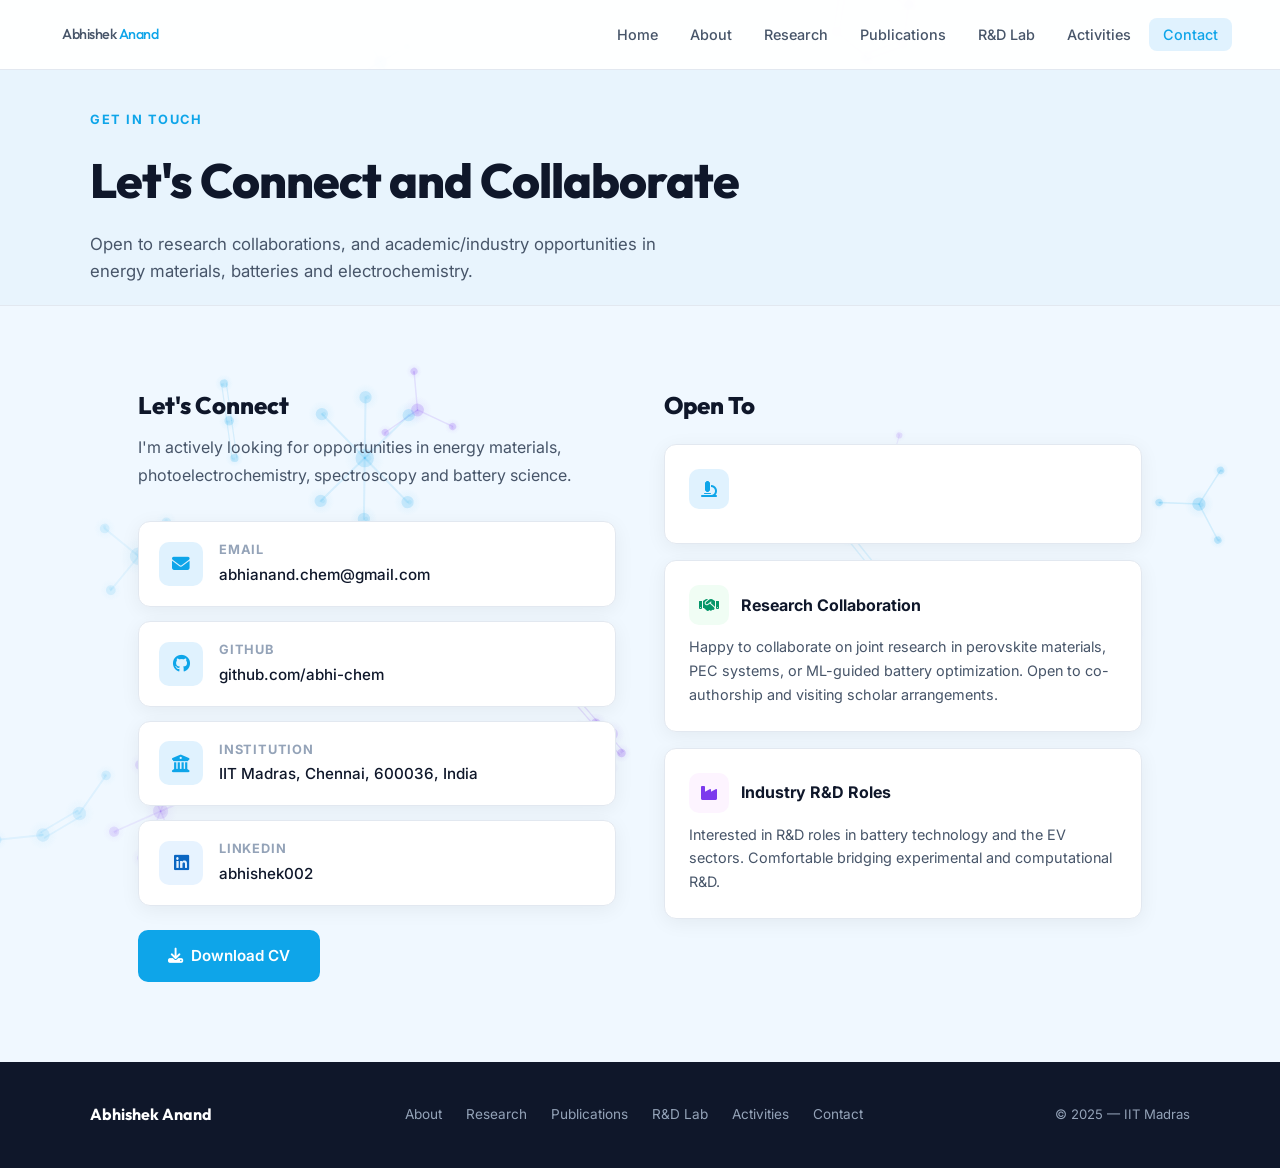
<file: contact.html>
<!DOCTYPE html>
<html lang="en">

<head>
  <meta charset="UTF-8">
  <meta name="viewport" content="width=device-width, initial-scale=1.0">
  <title>Contact | Abhishek Anand</title>
  <meta name="description"
    content="Get in touch with Abhishek Anand for  research collaborations, R&D.">
  <link
    href="https://fonts.googleapis.com/css2?family=Outfit:wght@400;700;800&family=Inter:wght@400;500;600&display=swap"
    rel="stylesheet">
  <link rel="stylesheet" href="https://cdnjs.cloudflare.com/ajax/libs/font-awesome/6.4.0/css/all.min.css">
  <link rel="stylesheet" href="style.css">
  <script defer src="script.js"></script>
</head>

<body>
  <canvas id="mol-bg"></canvas>
  <div class="page-transition"></div>

  <nav class="nav">
    <a href="index.html" class="nav-brand">Abhishek <span>Anand</span></a>
    <ul>
      <li><a href="index.html">Home</a></li>
      <li><a href="about.html">About</a></li>
      <li><a href="research.html">Research</a></li>
      <li><a href="publications.html">Publications</a></li>
      <li><a href="dashboard.html">R&D Lab</a></li>
      <li><a href="activities.html">Activities</a></li>
      <li><a href="contact.html" class="active">Contact</a></li>
    </ul>
  </nav>

  <div class="page-banner">
    <div class="page-banner-inner">
      <div class="page-tag">Get In Touch</div>
      <h1>Let's Connect and Collaborate</h1>
      <p>Open to research collaborations, and academic/industry opportunities in energy
        materials, batteries and electrochemistry.</p>
    </div>
  </div>

  <div class="section">
    <div class="contact-grid">

      <!-- CONTACT INFO -->
      <div class="reveal">
        <h3 style="font-family: Outfit, sans-serif; font-size: 1.5rem; font-weight: 800; margin-bottom: 10px;">Let's
          Connect</h3>
        <p style="color: var(--text-secondary); margin-bottom: 32px; line-height: 1.7;">
          I'm actively looking for opportunities in energy materials, photoelectrochemistry, spectroscopy and battery
          science.
        </p>

        <div class="contact-item" style="display: flex;">
          <div class="contact-icon"><i class="fas fa-envelope"></i></div>
          <div class="contact-item-text">
            <h4>Email</h4>
            <a href="mailto:abhianand.chem@gmail.com">abhianand.chem@gmail.com</a>
          </div>
        </div>

        <div class="contact-item" style="display: flex;">
          <div class="contact-icon"><i class="fab fa-github"></i></div>
          <div class="contact-item-text">
            <h4>GitHub</h4>
            <a href="https://github.com/abhi-chem" target="_blank">github.com/abhi-chem</a>
          </div>
        </div>

        <div class="contact-item" style="display: flex;">
          <div class="contact-icon"><i class="fas fa-university"></i></div>
          <div class="contact-item-text">
            <h4>Institution</h4>
            <p>IIT Madras, Chennai, 600036, India</p>
          </div>
        </div>

        <div class="contact-item" style="display: flex;">
          <div class="contact-icon" style="background: #e7f3ff; color: #0a66c2;"><i class="fab fa-linkedin"></i></div>
          <div class="contact-item-text">
            <h4>LinkedIn</h4>
            <a href="https://www.linkedin.com/in/abhishek002/" target="_blank">abhishek002</a>
          </div>
        </div>

        <div style="margin-top: 24px;">
          <a href="CV_Abhishek Anand.pdf" download class="btn btn-primary"><i class="fas fa-download"></i> Download CV
          </a>
        </div>
      </div>

      <!-- OPEN TO section -->
      <div class="reveal">
        <h3 style="font-family: Outfit, sans-serif; font-size: 1.5rem; font-weight: 800; margin-bottom: 20px;">Open To
        </h3>

        <div style="display: flex; flex-direction: column; gap: 16px;">
          <div
            style="padding: 24px; border: 1px solid var(--border); border-radius: var(--radius); background: var(--bg-card); box-shadow: var(--shadow); transition: all var(--transition);"
            onmouseover="this.style.borderColor='var(--accent)'; this.style.boxShadow='var(--shadow-hover)'"
            onmouseout="this.style.borderColor='var(--border)'; this.style.boxShadow='var(--shadow)'">
            <div style="display: flex; align-items: center; gap: 12px; margin-bottom: 10px;">
              <div
                style="width: 40px; height: 40px; border-radius: 10px; background: var(--accent-light); color: var(--accent); display: flex; align-items: center; justify-content: center; font-size: 1rem; flex-shrink: 0;">
                <i class="fas fa-microscope"></i>
              </div>
              <h4 style="font-weight: 700; font-size: 1rem;"></h4>
            </div>
            <p style="font-size: 0.9rem; color: var(--text-secondary); line-height: 1.65;"></p>
          </div>

          <div
            style="padding: 24px; border: 1px solid var(--border); border-radius: var(--radius); background: var(--bg-card); box-shadow: var(--shadow); transition: all var(--transition);"
            onmouseover="this.style.borderColor='var(--accent)'; this.style.boxShadow='var(--shadow-hover)'"
            onmouseout="this.style.borderColor='var(--border)'; this.style.boxShadow='var(--shadow)'">
            <div style="display: flex; align-items: center; gap: 12px; margin-bottom: 10px;">
              <div
                style="width: 40px; height: 40px; border-radius: 10px; background: #f0fdf4; color: var(--accent-green); display: flex; align-items: center; justify-content: center; font-size: 1rem; flex-shrink: 0;">
                <i class="fas fa-handshake"></i>
              </div>
              <h4 style="font-weight: 700; font-size: 1rem;">Research Collaboration</h4>
            </div>
            <p style="font-size: 0.9rem; color: var(--text-secondary); line-height: 1.65;">Happy to collaborate on joint
              research in perovskite materials, PEC systems, or ML-guided battery optimization. Open to co-authorship
              and visiting scholar arrangements.</p>
          </div>

          <div
            style="padding: 24px; border: 1px solid var(--border); border-radius: var(--radius); background: var(--bg-card); box-shadow: var(--shadow); transition: all var(--transition);"
            onmouseover="this.style.borderColor='var(--accent)'; this.style.boxShadow='var(--shadow-hover)'"
            onmouseout="this.style.borderColor='var(--border)'; this.style.boxShadow='var(--shadow)'">
            <div style="display: flex; align-items: center; gap: 12px; margin-bottom: 10px;">
              <div
                style="width: 40px; height: 40px; border-radius: 10px; background: #fdf4ff; color: var(--accent-purple); display: flex; align-items: center; justify-content: center; font-size: 1rem; flex-shrink: 0;">
                <i class="fas fa-industry"></i>
              </div>
              <h4 style="font-weight: 700; font-size: 1rem;">Industry R&D Roles</h4>
            </div>
            <p style="font-size: 0.9rem; color: var(--text-secondary); line-height: 1.65;">Interested in R&D
              roles in battery technology and the EV sectors. Comfortable bridging experimental
              and computational R&D.</p>
          </div>
        </div>
      </div>

    </div>
  </div>

  <footer>
    <div class="footer-inner">
      <span class="footer-brand">Abhishek Anand</span>
      <div class="footer-links">
        <a href="about.html">About</a>
        <a href="research.html">Research</a>
        <a href="publications.html">Publications</a>
        <a href="dashboard.html">R&D Lab</a>
        <a href="activities.html">Activities</a>
        <a href="contact.html">Contact</a>
      </div>
      <span class="footer-copy">&copy; 2025 &mdash; IIT Madras</span>
    </div>
  </footer>
</body>

</html>
</file>
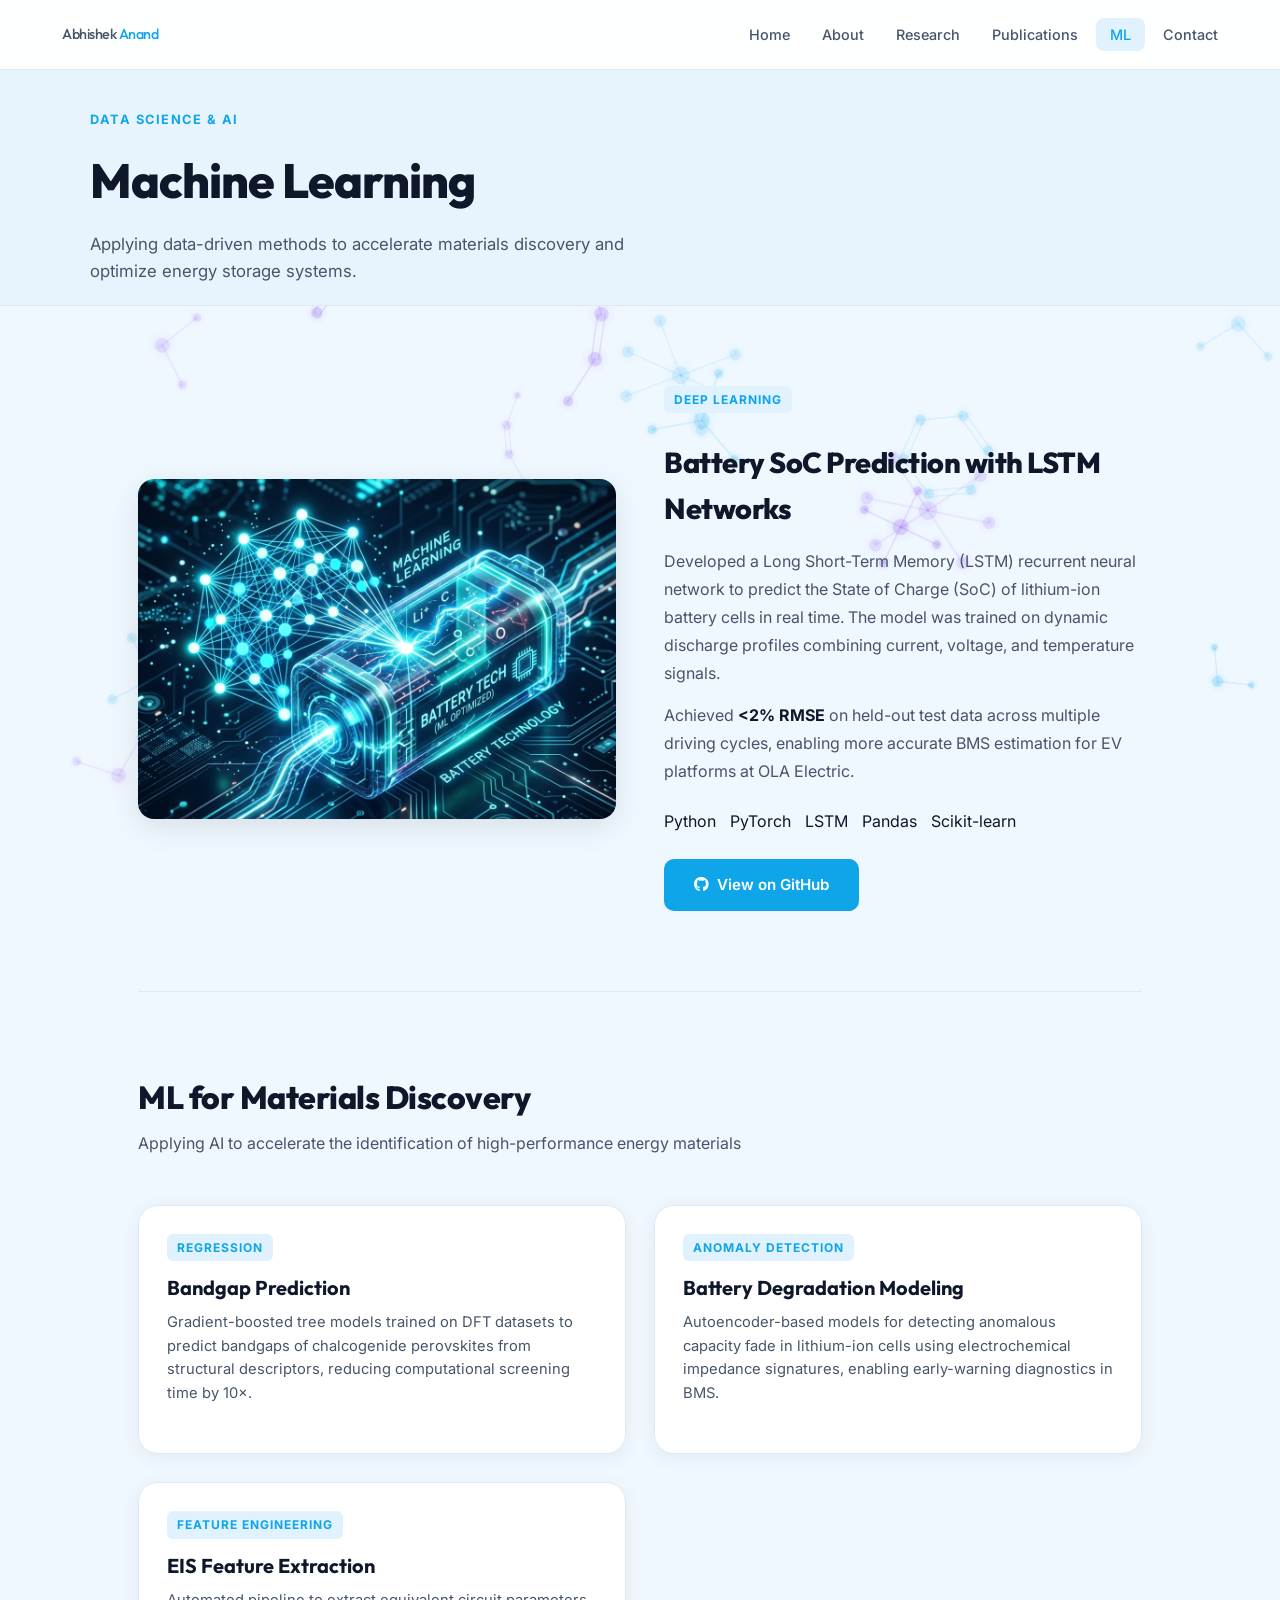
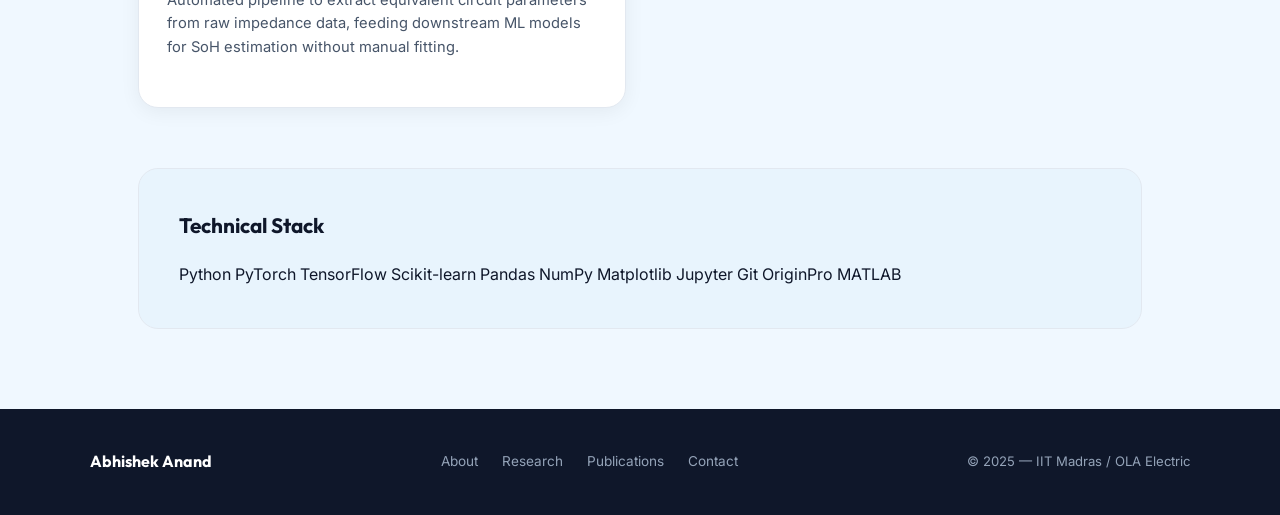
<file: ml.html>
<!DOCTYPE html>
<html lang="en">
<head>
  <meta charset="UTF-8">
  <meta name="viewport" content="width=device-width, initial-scale=1.0">
  <title>Machine Learning | Abhishek Anand</title>
  <meta name="description" content="Machine learning applications in battery technology and electrochemical systems by Abhishek Anand.">
  <link href="https://fonts.googleapis.com/css2?family=Outfit:wght@400;700;800&family=Inter:wght@400;500;600&display=swap" rel="stylesheet">
  <link rel="stylesheet" href="https://cdnjs.cloudflare.com/ajax/libs/font-awesome/6.4.0/css/all.min.css">
  <link rel="stylesheet" href="style.css">
  <script defer src="script.js"></script>
</head>
<body>
  <canvas id="mol-bg"></canvas>
  <div class="page-transition"></div>

  <nav class="nav">
    <a href="index.html" class="nav-brand">Abhishek <span>Anand</span></a>
    <ul>
      <li><a href="index.html">Home</a></li>
      <li><a href="about.html">About</a></li>
      <li><a href="research.html">Research</a></li>
      <li><a href="publications.html">Publications</a></li>
      <li><a href="ml.html">ML</a></li>
      <li><a href="contact.html">Contact</a></li>
    </ul>
  </nav>

  <div class="page-banner">
    <div class="page-banner-inner">
      <div class="page-tag">Data Science & AI</div>
      <h1>Machine Learning</h1>
      <p>Applying data-driven methods to accelerate materials discovery and optimize energy storage systems.</p>
    </div>
  </div>

  <div class="section">

    <!-- ML PROJECT 1 -->
    <div style="display: grid; grid-template-columns: 1fr 1fr; gap: 48px; align-items: center; margin-bottom: 80px;" class="reveal">
      <img src="images/ml.jpg" alt="Battery SoC Prediction with LSTM" style="border-radius: 16px; width: 100%; height: 340px; object-fit: cover; box-shadow: 0 8px 30px rgba(0,0,0,0.1);">
      <div>
        <span class="card-tag">Deep Learning</span>
        <h2 style="font-family: Outfit, sans-serif; font-size: 1.8rem; font-weight: 800; margin: 12px 0 16px; letter-spacing: -0.5px; color: var(--text-primary);">Battery SoC Prediction with LSTM Networks</h2>
        <p style="color: var(--text-secondary); line-height: 1.75; margin-bottom: 14px;">
          Developed a Long Short-Term Memory (LSTM) recurrent neural network to predict the State of Charge (SoC) of lithium-ion battery cells in real time. The model was trained on dynamic discharge profiles combining current, voltage, and temperature signals.
        </p>
        <p style="color: var(--text-secondary); line-height: 1.75; margin-bottom: 24px;">
          Achieved <strong style="color: var(--text-primary);">&lt;2% RMSE</strong> on held-out test data across multiple driving cycles, enabling more accurate BMS estimation for EV platforms at OLA Electric.
        </p>
        <div style="display: flex; gap: 14px; margin-bottom: 24px; flex-wrap: wrap;">
          <span class="tag">Python</span>
          <span class="tag">PyTorch</span>
          <span class="tag">LSTM</span>
          <span class="tag">Pandas</span>
          <span class="tag">Scikit-learn</span>
        </div>
        <a href="https://github.com/abhi-chem" target="_blank" class="btn btn-primary"><i class="fab fa-github"></i> View on GitHub</a>
      </div>
    </div>

    <hr class="divider" style="margin-bottom: 80px;">

    <!-- ML PROJECT 2 -->
    <div class="reveal">
      <div class="section-header">
        <h2>ML for Materials Discovery</h2>
        <p>Applying AI to accelerate the identification of high-performance energy materials</p>
      </div>
      <div class="cards-grid reveal-stagger">
        <div class="card">
          <div class="card-body">
            <span class="card-tag">Regression</span>
            <h3>Bandgap Prediction</h3>
            <p>Gradient-boosted tree models trained on DFT datasets to predict bandgaps of chalcogenide perovskites from structural descriptors, reducing computational screening time by 10×.</p>
          </div>
        </div>
        <div class="card">
          <div class="card-body">
            <span class="card-tag">Anomaly Detection</span>
            <h3>Battery Degradation Modeling</h3>
            <p>Autoencoder-based models for detecting anomalous capacity fade in lithium-ion cells using electrochemical impedance signatures, enabling early-warning diagnostics in BMS.</p>
          </div>
        </div>
        <div class="card">
          <div class="card-body">
            <span class="card-tag">Feature Engineering</span>
            <h3>EIS Feature Extraction</h3>
            <p>Automated pipeline to extract equivalent circuit parameters from raw impedance data, feeding downstream ML models for SoH estimation without manual fitting.</p>
          </div>
        </div>
      </div>
    </div>

    <!-- Tech Stack -->
    <div class="reveal" style="margin-top: 60px; padding: 40px; background: var(--bg-soft); border: 1px solid var(--border); border-radius: var(--radius-lg);">
      <h3 style="font-family: Outfit, sans-serif; font-weight: 700; font-size: 1.3rem; margin-bottom: 20px;">Technical Stack</h3>
      <div class="tags">
        <span class="tag accent">Python</span>
        <span class="tag accent">PyTorch</span>
        <span class="tag accent">TensorFlow</span>
        <span class="tag">Scikit-learn</span>
        <span class="tag">Pandas</span>
        <span class="tag">NumPy</span>
        <span class="tag">Matplotlib</span>
        <span class="tag">Jupyter</span>
        <span class="tag">Git</span>
        <span class="tag">OriginPro</span>
        <span class="tag">MATLAB</span>
      </div>
    </div>

  </div>

  <footer>
    <div class="footer-inner">
      <span class="footer-brand">Abhishek Anand</span>
      <div class="footer-links">
        <a href="about.html">About</a>
        <a href="research.html">Research</a>
        <a href="publications.html">Publications</a>
        <a href="contact.html">Contact</a>
      </div>
      <span class="footer-copy">&copy; 2025 &mdash; IIT Madras / OLA Electric</span>
    </div>
  </footer>
</body>
</html>
</file>
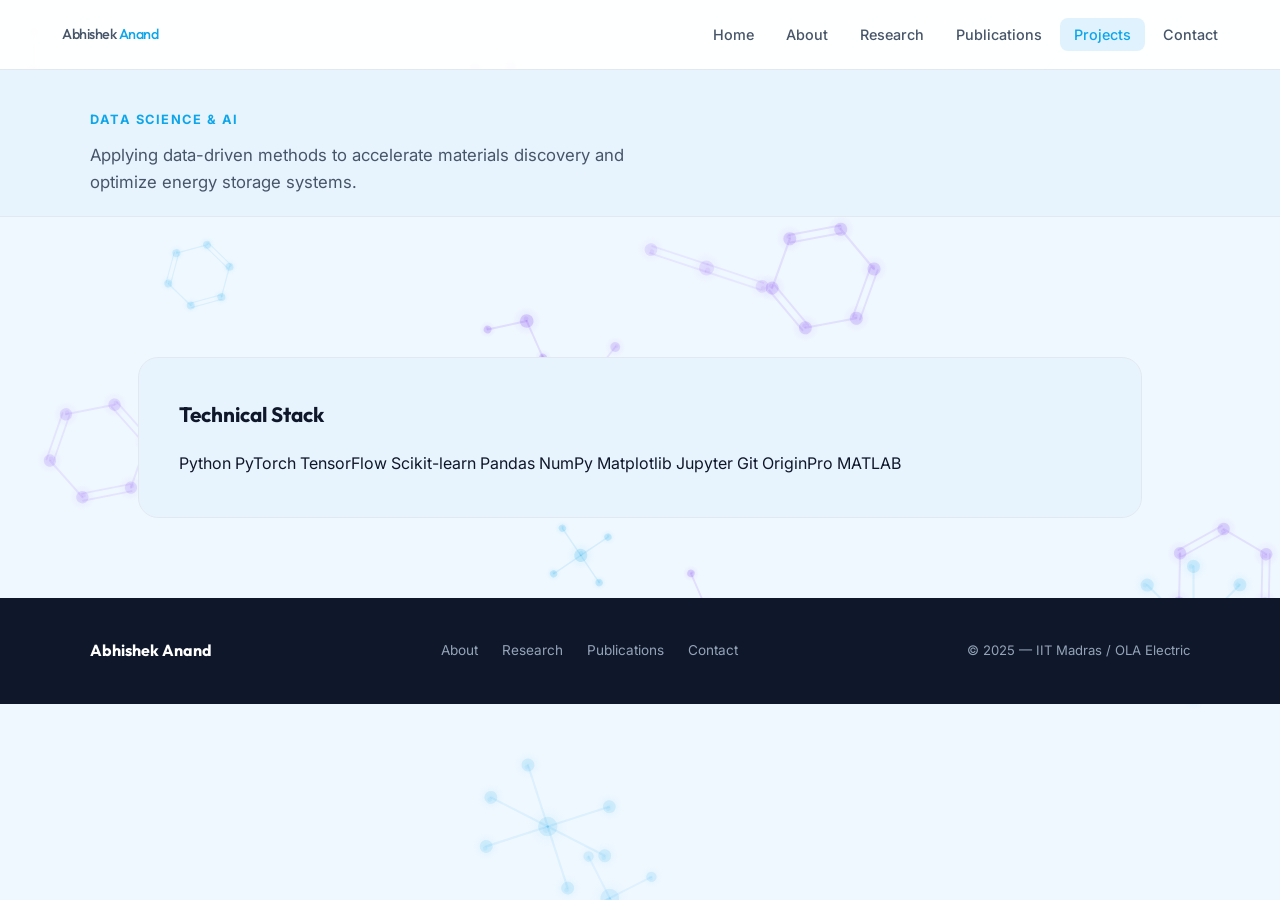
<file: projects.html>
<!DOCTYPE html>
<html lang="en">

<head>
  <meta charset="UTF-8">
  <meta name="viewport" content="width=device-width, initial-scale=1.0">
  <title>Machine Learning | Abhishek Anand</title>
  <meta name="description"
    content="Machine learning applications in battery technology and electrochemical systems by Abhishek Anand.">
  <link
    href="https://fonts.googleapis.com/css2?family=Outfit:wght@400;700;800&family=Inter:wght@400;500;600&display=swap"
    rel="stylesheet">
  <link rel="stylesheet" href="https://cdnjs.cloudflare.com/ajax/libs/font-awesome/6.4.0/css/all.min.css">
  <link rel="stylesheet" href="style.css">
  <script defer src="script.js"></script>
</head>

<body>
  <canvas id="mol-bg"></canvas>
  <div class="page-transition"></div>

  <nav class="nav">
    <a href="index.html" class="nav-brand">Abhishek <span>Anand</span></a>
    <ul>
      <li><a href="index.html">Home</a></li>
      <li><a href="about.html">About</a></li>
      <li><a href="research.html">Research</a></li>
      <li><a href="publications.html">Publications</a></li>
      <li><a href="projects.html">Projects</a></li>
      <li><a href="contact.html">Contact</a></li>
    </ul>
  </nav>

  <div class="page-banner">
    <div class="page-banner-inner">
      <div class="page-tag">Data Science & AI</div>
      <p>Applying data-driven methods to accelerate materials discovery and optimize energy storage systems.</p>
    </div>
  </div>

  <div class="section">


    <!-- Tech Stack -->
    <div class="reveal"
      style="margin-top: 60px; padding: 40px; background: var(--bg-soft); border: 1px solid var(--border); border-radius: var(--radius-lg);">
      <h3 style="font-family: Outfit, sans-serif; font-weight: 700; font-size: 1.3rem; margin-bottom: 20px;">Technical
        Stack</h3>
      <div class="tags">
        <span class="tag accent">Python</span>
        <span class="tag accent">PyTorch</span>
        <span class="tag accent">TensorFlow</span>
        <span class="tag">Scikit-learn</span>
        <span class="tag">Pandas</span>
        <span class="tag">NumPy</span>
        <span class="tag">Matplotlib</span>
        <span class="tag">Jupyter</span>
        <span class="tag">Git</span>
        <span class="tag">OriginPro</span>
        <span class="tag">MATLAB</span>
      </div>
    </div>

  </div>

  <footer>
    <div class="footer-inner">
      <span class="footer-brand">Abhishek Anand</span>
      <div class="footer-links">
        <a href="about.html">About</a>
        <a href="research.html">Research</a>
        <a href="publications.html">Publications</a>
        <a href="contact.html">Contact</a>
      </div>
      <span class="footer-copy">&copy; 2025 &mdash; IIT Madras / OLA Electric</span>
    </div>
  </footer>
</body>

</html>
</file>
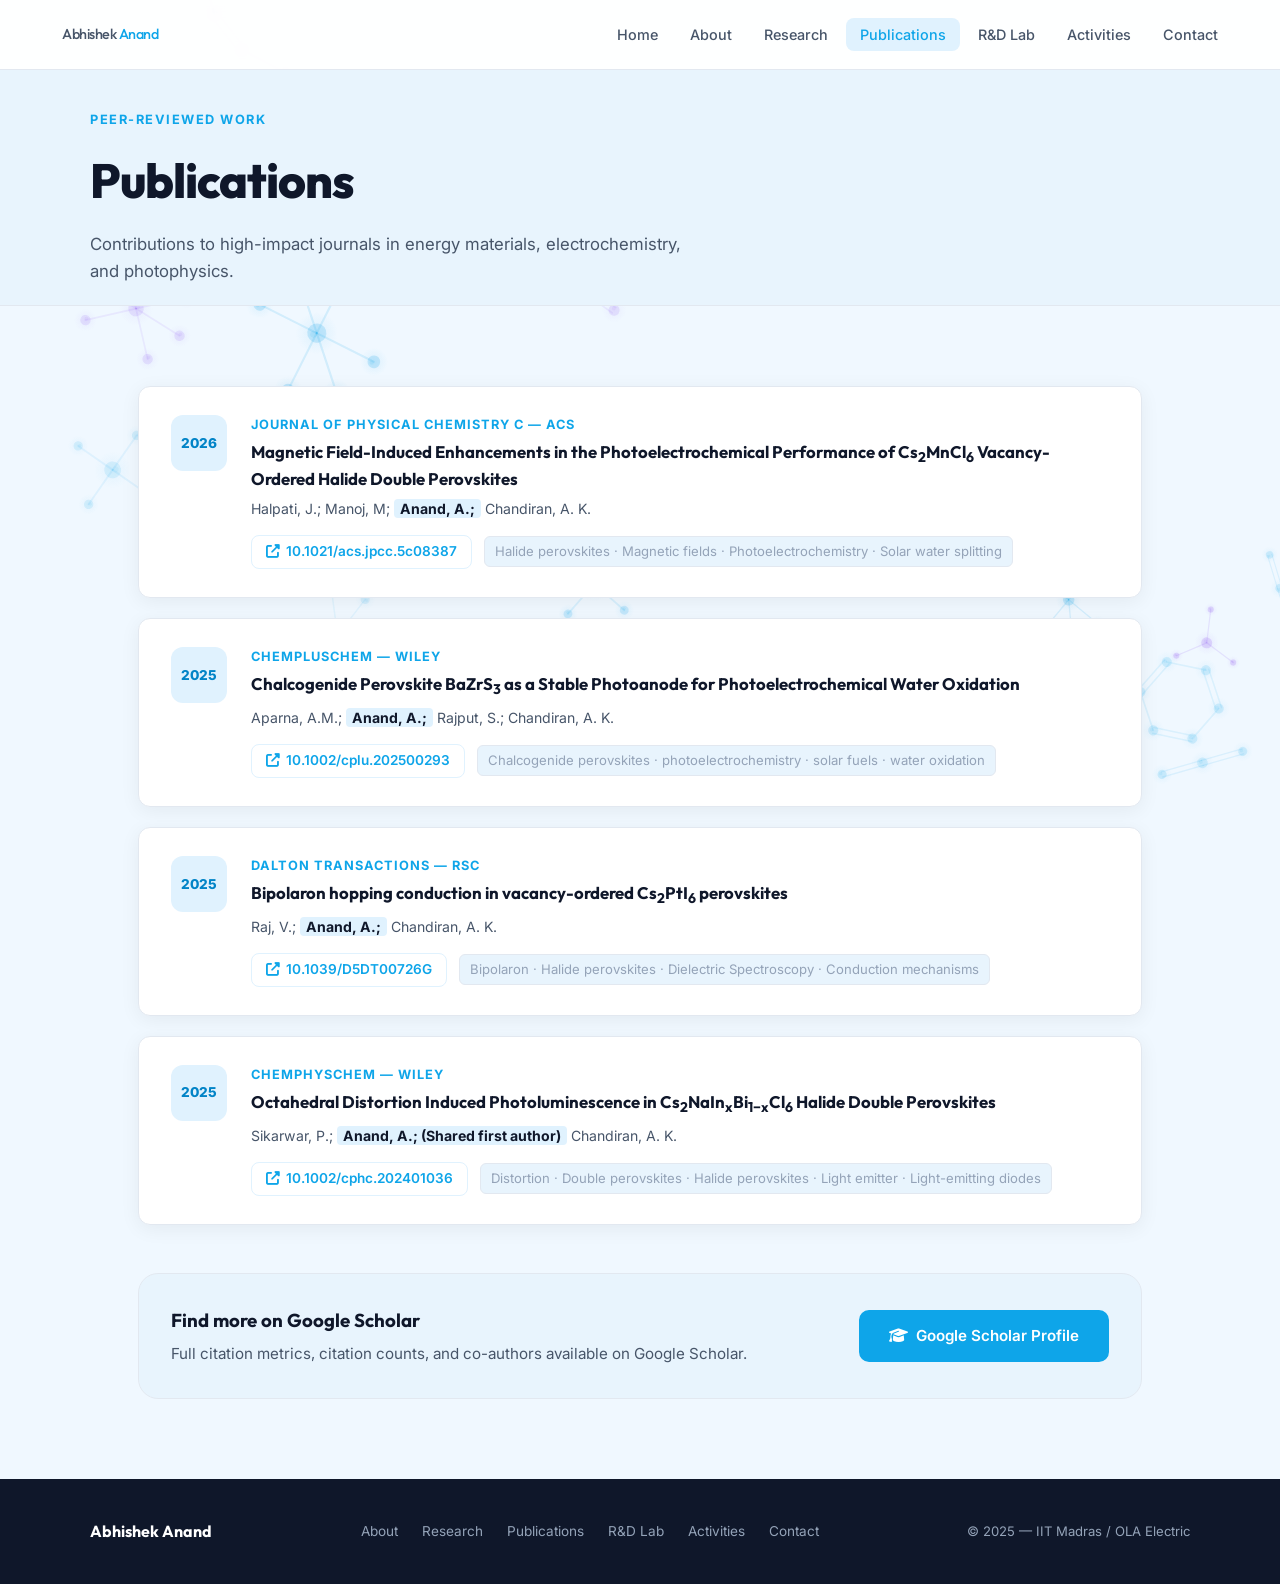
<file: publications.html>
<!DOCTYPE html>
<html lang="en">

<head>
  <meta charset="UTF-8">
  <meta name="viewport" content="width=device-width, initial-scale=1.0">
  <title>Publications | Abhishek Anand</title>
  <meta name="description"
    content="Peer-reviewed publications in energy materials, perovskites, PEC systems, and electrochemistry.">
  <link
    href="https://fonts.googleapis.com/css2?family=Outfit:wght@400;700;800&family=Inter:wght@400;500;600&display=swap"
    rel="stylesheet">
  <link rel="stylesheet" href="https://cdnjs.cloudflare.com/ajax/libs/font-awesome/6.4.0/css/all.min.css">
  <link rel="stylesheet" href="style.css">
  <script defer src="script.js"></script>
</head>

<body>
  <canvas id="mol-bg"></canvas>
  <div class="page-transition"></div>

  <nav class="nav">
    <a href="index.html" class="nav-brand">Abhishek <span>Anand</span></a>
    <ul>
      <li><a href="index.html">Home</a></li>
      <li><a href="about.html">About</a></li>
      <li><a href="research.html">Research</a></li>
      <li><a href="publications.html">Publications</a></li>
      <li><a href="dashboard.html">R&D Lab</a></li>
      <li><a href="activities.html">Activities</a></li>
      <li><a href="contact.html">Contact</a></li>
    </ul>
  </nav>

  <div class="page-banner">
    <div class="page-banner-inner">
      <div class="page-tag">Peer-Reviewed Work</div>
      <h1>Publications</h1>
      <p>Contributions to high-impact journals in energy materials, electrochemistry, and photophysics.</p>
    </div>
  </div>

  <div class="section">
    <div class="pub-list reveal-stagger">
      <!-- PUB 4 -->
      <div class="pub-item">
        <div class="pub-year">2026</div>
        <div class="pub-content">
          <div class="pub-journal">Journal of Physical Chemistry C &mdash; ACS</div>
          <div class="pub-title">Magnetic Field-Induced Enhancements in the Photoelectrochemical Performance of
            Cs<sub>2</sub>MnCl<sub>6</sub> Vacancy-Ordered Halide Double Perovskites</div>
          <div class="pub-authors">Halpati, J.; Manoj, M; <span class="me">Anand, A.;</span> Chandiran, A. K.</div>
          <div style="margin-top: 12px; display: flex; gap: 12px; flex-wrap: wrap; align-items: center;">
            <a href="https://doi.org/10.1021/acs.jpcc.5c08387" target="_blank" class="pub-doi">
              <i class="fas fa-external-link-alt"></i> 10.1021/acs.jpcc.5c08387
            </a>
            <span
              style="font-size: 0.82rem; color: var(--text-muted); background: var(--bg-soft); padding: 4px 10px; border-radius: 6px; border: 1px solid var(--border);">Halide
              perovskites · Magnetic fields · Photoelectrochemistry · Solar water splitting</span>
          </div>
        </div>
      </div>

      <!-- PUB 3 -->
      <div class="pub-item">
        <div class="pub-year">2025</div>
        <div class="pub-content">
          <div class="pub-journal">ChemPlusChem &mdash; Wiley</div>
          <div class="pub-title">Chalcogenide Perovskite BaZrS<sub>3</sub> as a Stable Photoanode for Photoelectrochemical Water
            Oxidation</div>
          <div class="pub-authors">Aparna, A.M.; <span class="me">Anand, A.;</span> Rajput, S.; Chandiran, A. K.</div>
          <div style="margin-top: 12px; display: flex; gap: 12px; flex-wrap: wrap; align-items: center;">
            <a href="https://doi.org/10.1002/cplu.202500293" target="_blank" class="pub-doi">
              <i class="fas fa-external-link-alt"></i> 10.1002/cplu.202500293
            </a>
            <span
              style="font-size: 0.82rem; color: var(--text-muted); background: var(--bg-soft); padding: 4px 10px; border-radius: 6px; border: 1px solid var(--border);">Chalcogenide
              perovskites · photoelectrochemistry · solar fuels · water oxidation</span>
          </div>
        </div>
      </div>

      <!-- PUB 2 -->
      <div class="pub-item">
        <div class="pub-year">2025</div>
        <div class="pub-content">
          <div class="pub-journal">Dalton Transactions &mdash; RSC</div>
          <div class="pub-title">Bipolaron hopping conduction in vacancy-ordered
            Cs<sub>2</sub>PtI<sub>6</sub> perovskites</div>
          <div class="pub-authors">Raj, V.; <span class="me">Anand, A.;</span> Chandiran, A. K.</div>
          <div style="margin-top: 12px; display: flex; gap: 12px; flex-wrap: wrap; align-items: center;">
            <a href="https://doi.org/10.1039/D5DT00726G" target="_blank" class="pub-doi">
              <i class="fas fa-external-link-alt"></i> 10.1039/D5DT00726G
            </a>
            <span
              style="font-size: 0.82rem; color: var(--text-muted); background: var(--bg-soft); padding: 4px 10px; border-radius: 6px; border: 1px solid var(--border);">Bipolaron
              · Halide perovskites · Dielectric Spectroscopy · Conduction mechanisms</span>
          </div>
        </div>
      </div>

      <!-- PUB 1 -->
      <div class="pub-item">
        <div class="pub-year">2025</div>
        <div class="pub-content">
          <div class="pub-journal">ChemPhysChem &mdash; Wiley</div>
          <div class="pub-title"> Octahedral Distortion Induced Photoluminescence in
            Cs<sub>2</sub>NaIn<sub>x</sub>Bi<sub>1−x</sub>Cl<sub>6</sub> Halide Double Perovskites</div>
          <div class="pub-authors">Sikarwar, P.; <span class="me">Anand, A.; (Shared first author)</span> Chandiran, A.
            K.
          </div>
          <div style="margin-top: 12px; display: flex; gap: 12px; flex-wrap: wrap; align-items: center;">
            <a href="https://doi.org/10.1002/cphc.202401036" target="_blank" class="pub-doi">
              <i class="fas fa-external-link-alt"></i> 10.1002/cphc.202401036
            </a>
            <span
              style="font-size: 0.82rem; color: var(--text-muted); background: var(--bg-soft); padding: 4px 10px; border-radius: 6px; border: 1px solid var(--border);">Distortion
              · Double perovskites · Halide perovskites ·
              Light emitter · Light-emitting diodes</span>
          </div>
        </div>
      </div>

    </div>

    <!-- Google Scholar CTA -->
    <div class="reveal"
      style="margin-top: 48px; padding: 32px; background: var(--bg-soft); border: 1px solid var(--border); border-radius: var(--radius-lg); display: flex; align-items: center; justify-content: space-between; flex-wrap: wrap; gap: 20px;">
      <div>
        <h3 style="font-family: Outfit, sans-serif; font-weight: 700; margin-bottom: 6px;">Find more on Google Scholar
        </h3>
        <p style="color: var(--text-secondary); font-size: 0.95rem;">Full citation metrics, citation counts, and
          co-authors available on Google Scholar.</p>
      </div>
      <a href="https://scholar.google.com/citations?user=71oRmt4AAAAJ&hl=en" target="_blank" class="btn btn-primary">
        <i class="fas fa-graduation-cap"></i> Google Scholar Profile
      </a>
    </div>
  </div>

  <footer>
    <div class="footer-inner">
      <span class="footer-brand">Abhishek Anand</span>
      <div class="footer-links">
        <a href="about.html">About</a>
        <a href="research.html">Research</a>
        <a href="publications.html">Publications</a>
        <a href="dashboard.html">R&D Lab</a>
        <a href="activities.html">Activities</a>
        <a href="contact.html">Contact</a>
      </div>
      <span class="footer-copy">&copy; 2025 &mdash; IIT Madras / OLA Electric</span>
    </div>
  </footer>
</body>

</html>
</file>
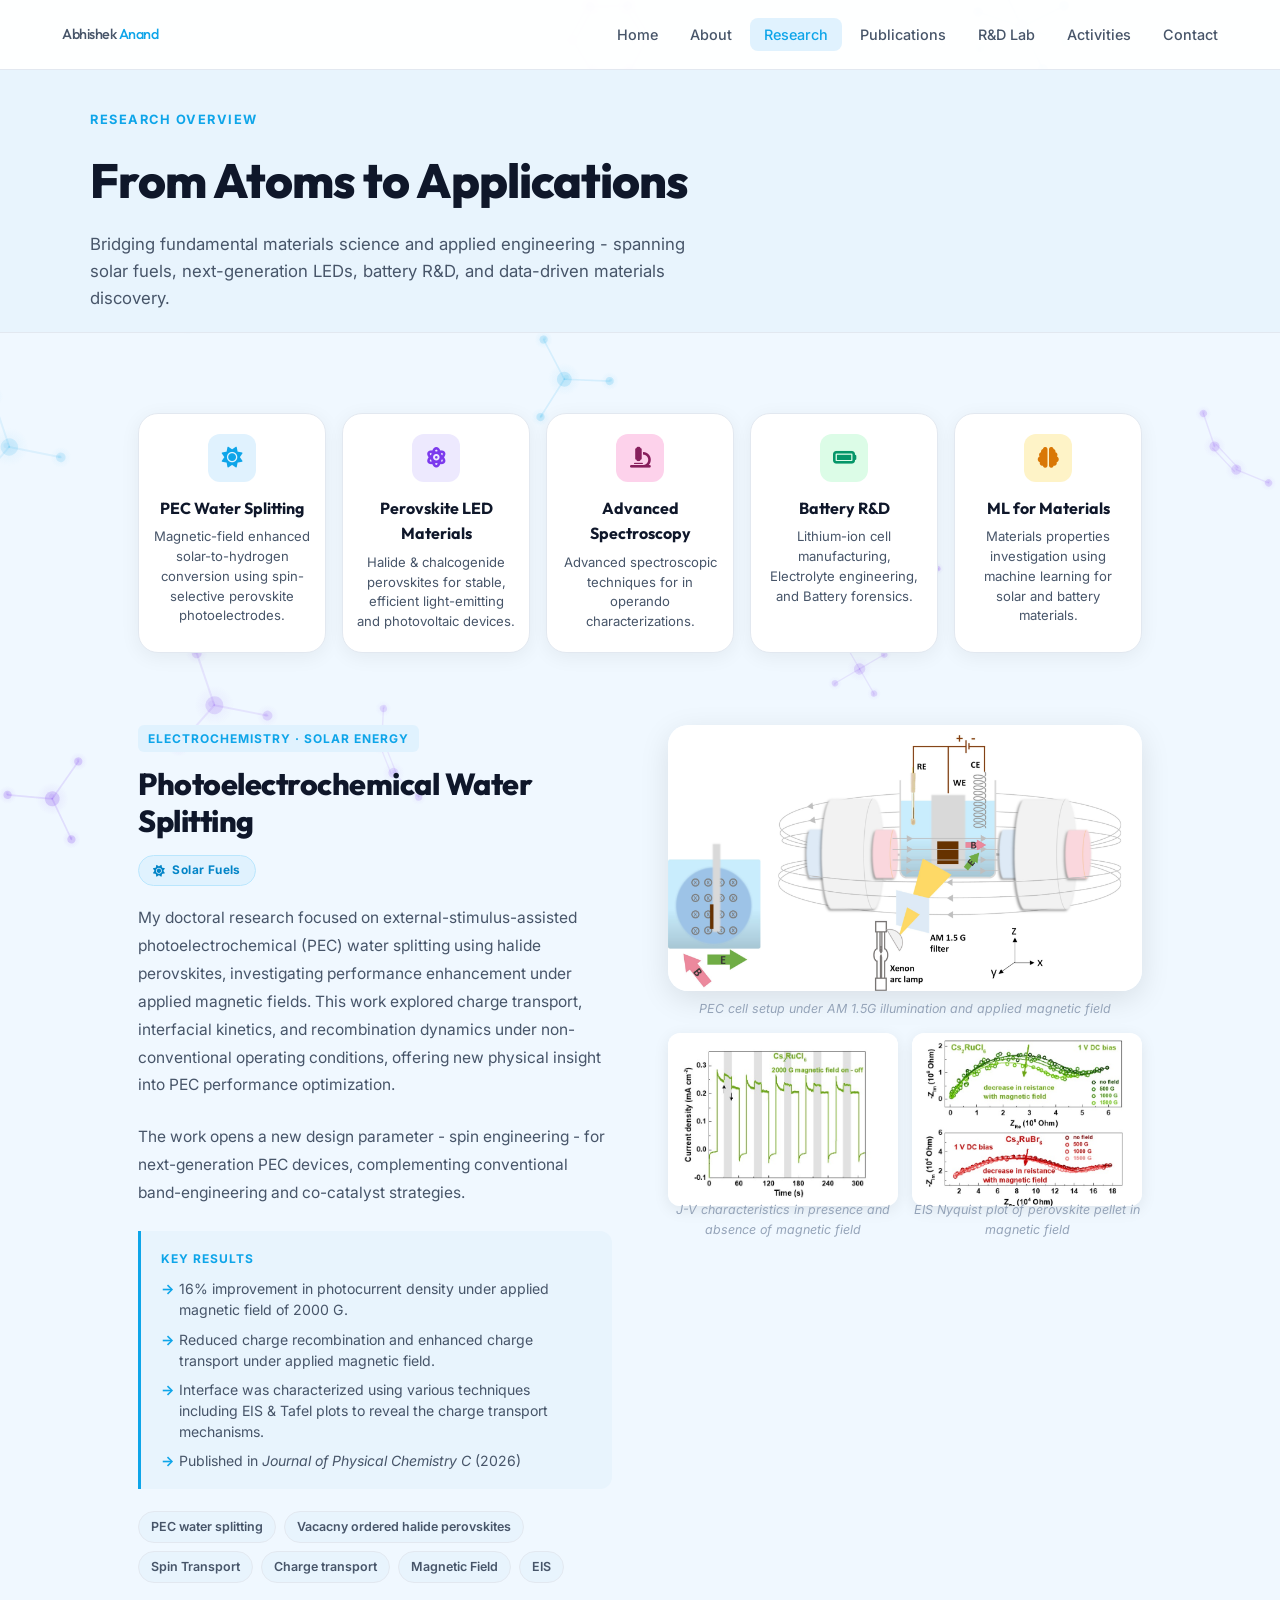
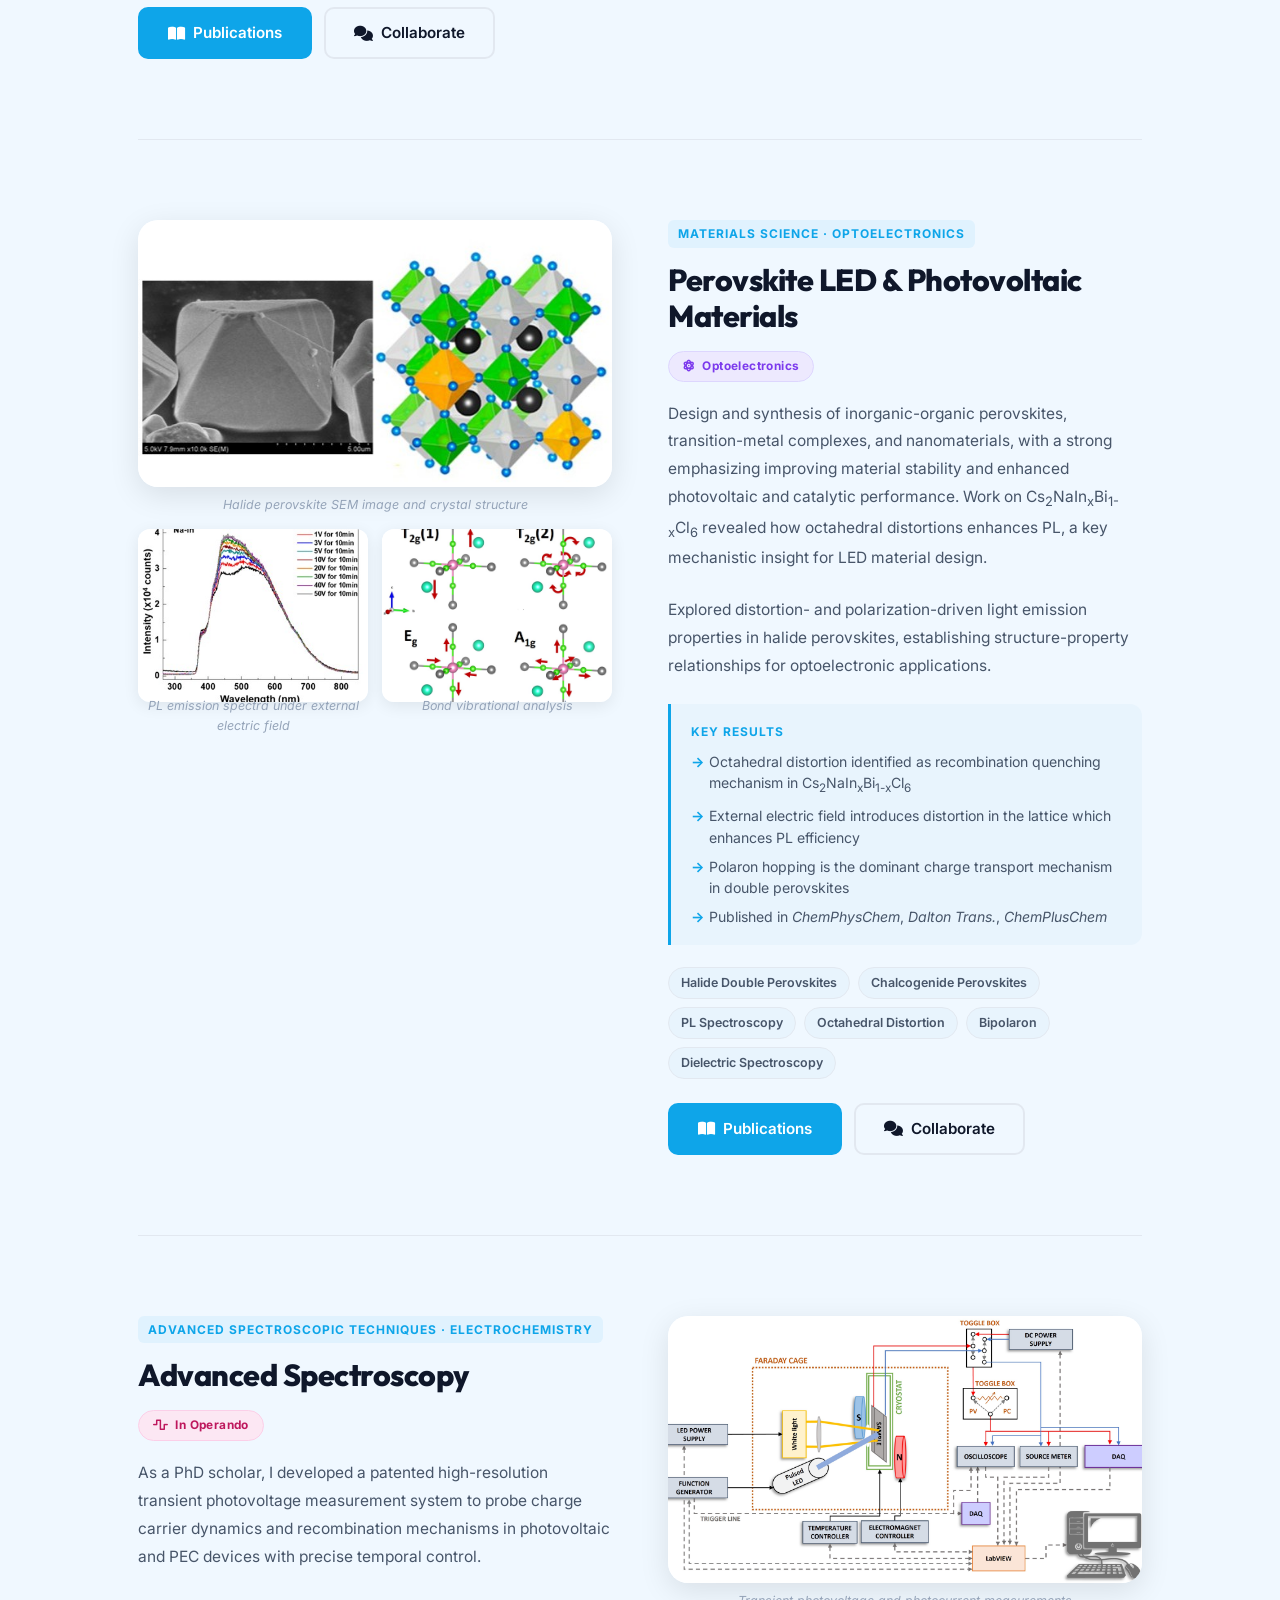
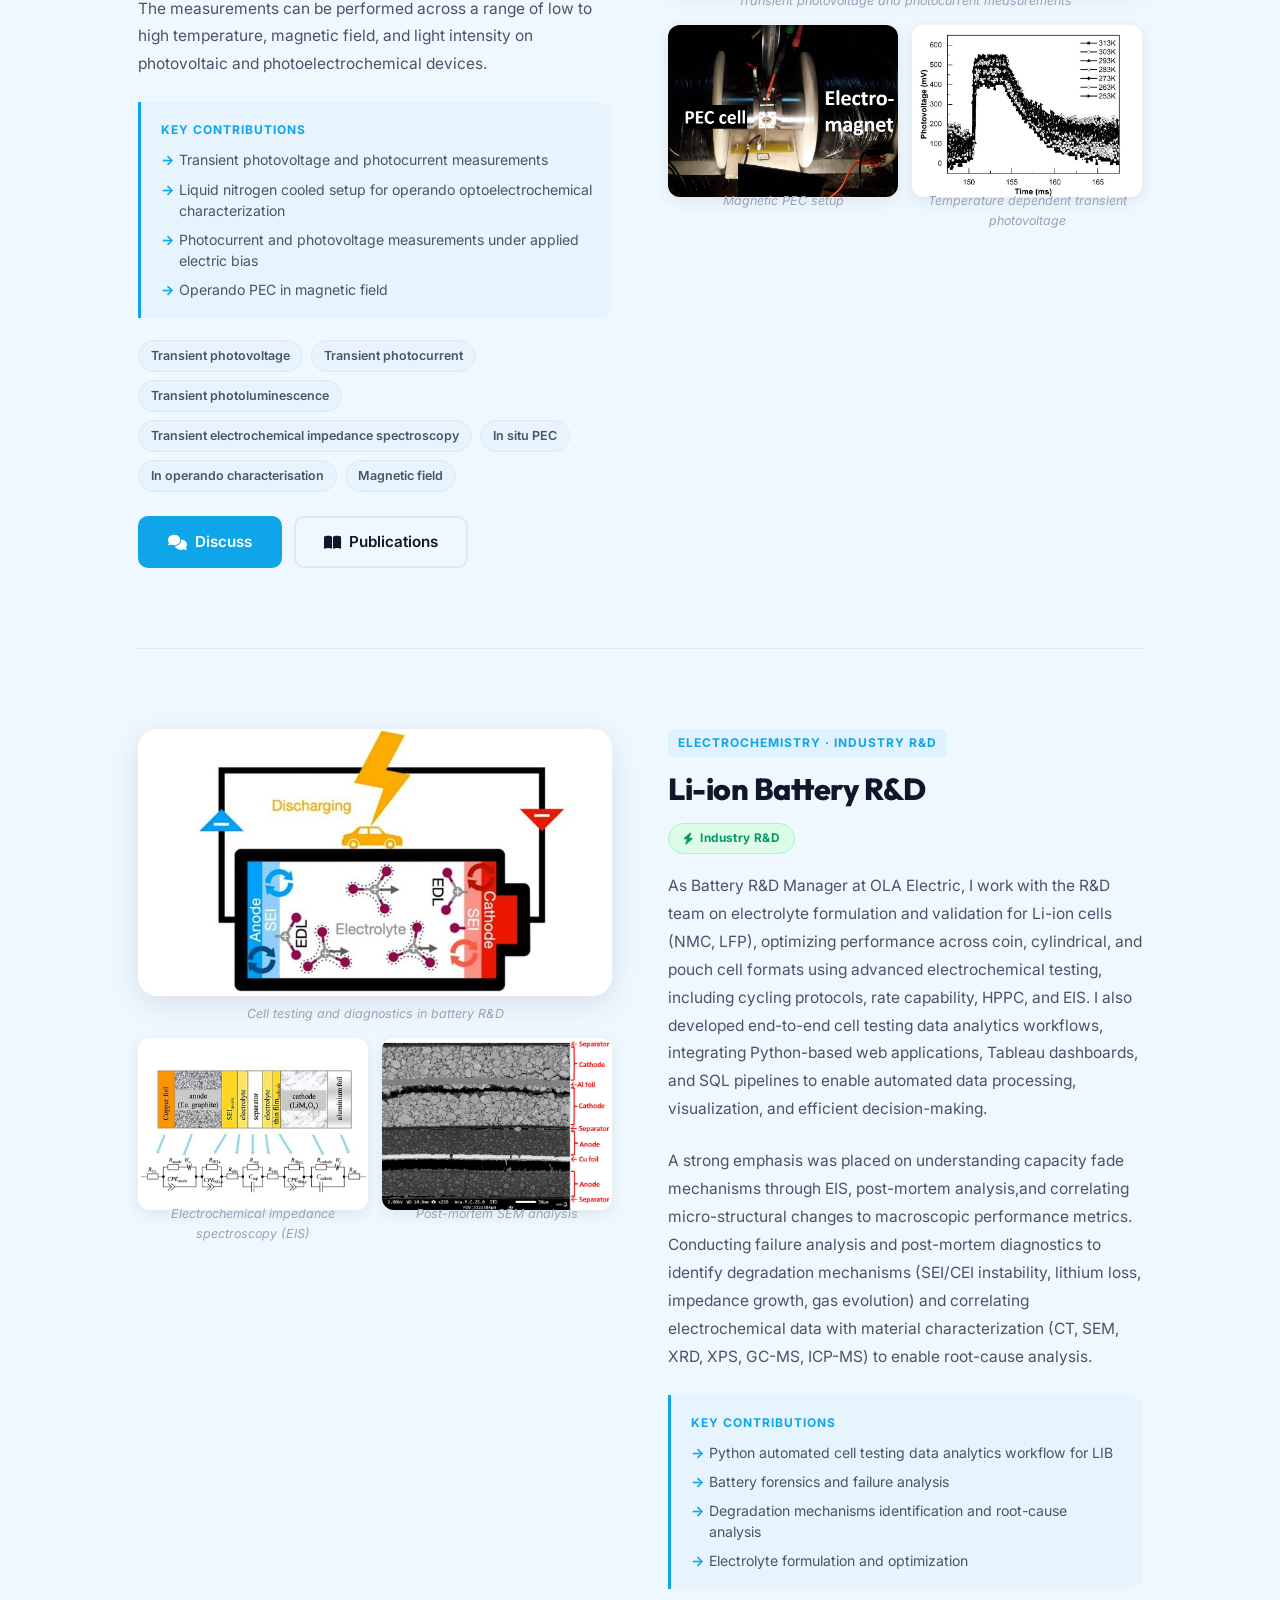
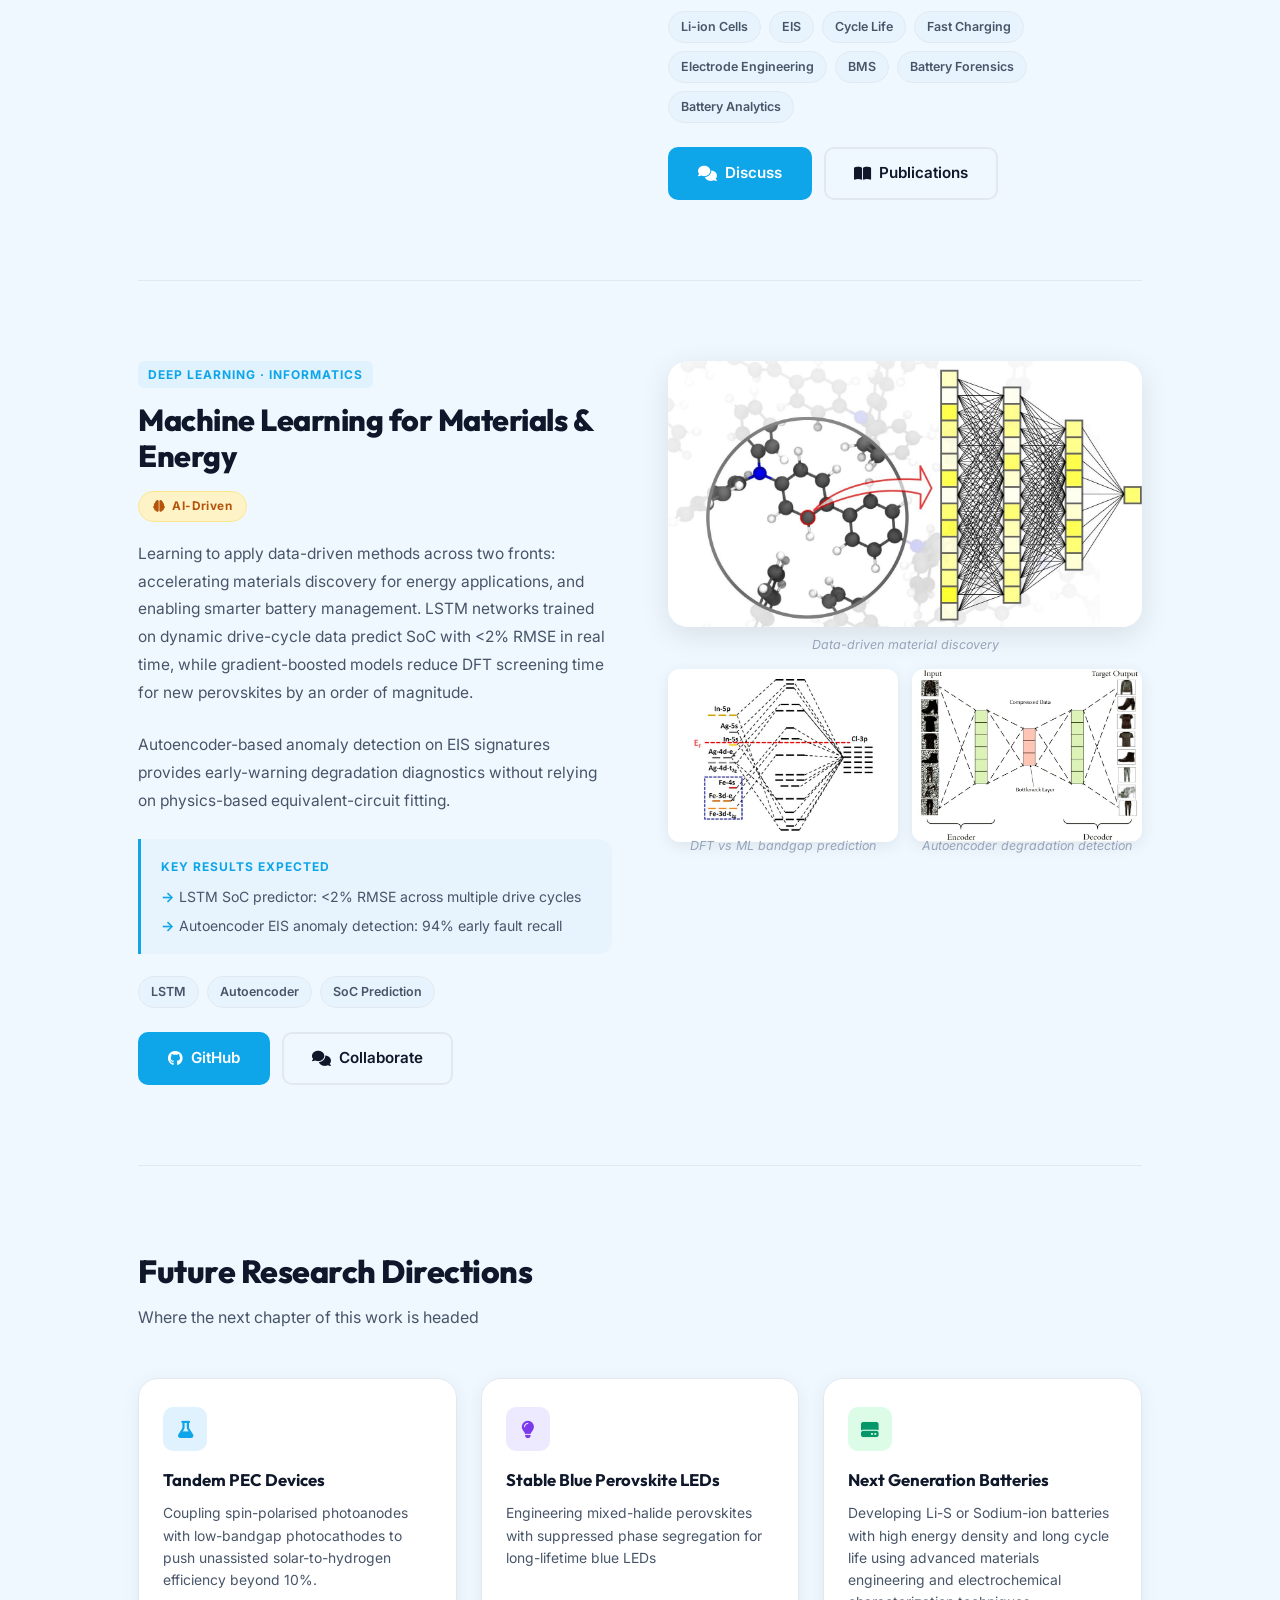
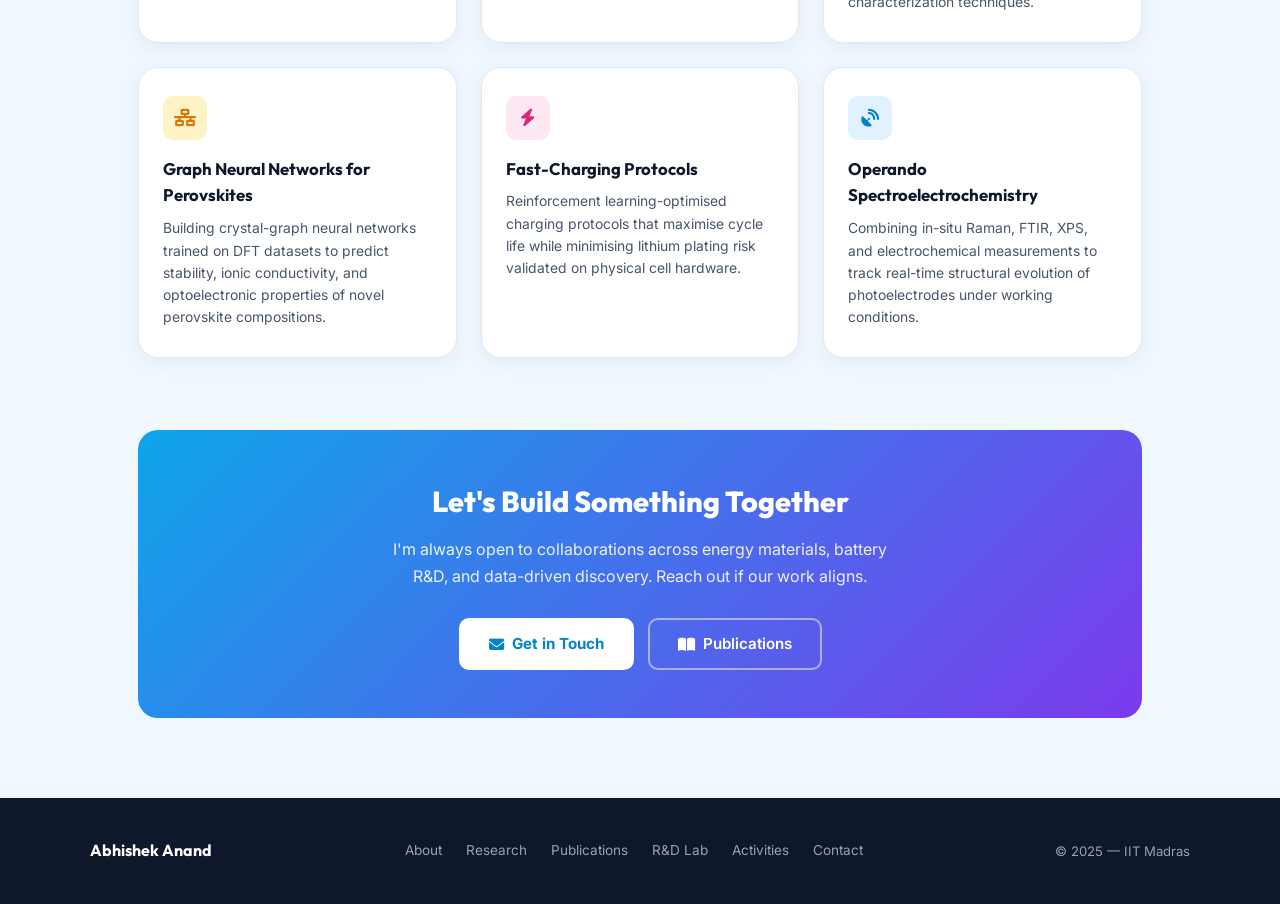
<file: research.html>
<!DOCTYPE html>
<html lang="en">

<head>
  <meta charset="UTF-8">
  <meta name="viewport" content="width=device-width, initial-scale=1.0">
  <title>Research | Abhishek Anand</title>
  <meta name="description"
    content="Research spanning PEC water splitting, perovskite LED materials, battery R&D, and machine learning for materials discovery — Abhishek Anand, IIT Madras.">
  <link
    href="https://fonts.googleapis.com/css2?family=Outfit:wght@400;700;800&family=Inter:wght@400;500;600&display=swap"
    rel="stylesheet">
  <link rel="stylesheet" href="https://cdnjs.cloudflare.com/ajax/libs/font-awesome/6.4.0/css/all.min.css">
  <link rel="stylesheet" href="style.css">
  <script defer src="script.js"></script>
</head>

<body>
  <canvas id="mol-bg"></canvas>
  <div class="page-transition"></div>

  <nav class="nav">
    <a href="index.html" class="nav-brand">Abhishek <span>Anand</span></a>
    <ul>
      <li><a href="index.html">Home</a></li>
      <li><a href="about.html">About</a></li>
      <li><a href="research.html" class="active">Research</a></li>
      <li><a href="publications.html">Publications</a></li>
      <li><a href="dashboard.html">R&D Lab</a></li>
      <li><a href="activities.html">Activities</a></li>
      <li><a href="contact.html">Contact</a></li>
    </ul>
  </nav>

  <!-- PAGE BANNER -->
  <div class="page-banner">
    <div class="page-banner-inner">
      <div class="page-tag">Research Overview</div>
      <h1
        style="font-family:'Outfit',sans-serif;font-size:clamp(2rem,4vw,3rem);font-weight:800;color:var(--text-primary);letter-spacing:-1px;margin-bottom:12px;">
        From Atoms to Applications
      </h1>
      <p>Bridging fundamental materials science and applied engineering - spanning solar fuels, next-generation LEDs,
        battery R&D, and data-driven materials discovery.</p>
    </div>
  </div>

  <div class="section">

    <!-- RESEARCH AREA OVERVIEW CARDS -->
    <div class="research-intro reveal-stagger">

      <div class="ri-card">
        <div class="ri-icon" style="background:#e0f2fe;color:#0ea5e9;">
          <i class="fas fa-sun"></i>
        </div>
        <h3>PEC Water Splitting</h3>
        <p>Magnetic-field enhanced solar-to-hydrogen conversion using spin-selective perovskite photoelectrodes.</p>
      </div>

      <div class="ri-card">
        <div class="ri-icon" style="background:#ede9fe;color:#7c3aed;">
          <i class="fas fa-atom"></i>
        </div>
        <h3>Perovskite LED Materials</h3>
        <p>Halide &amp; chalcogenide perovskites for stable, efficient light-emitting and photovoltaic devices.</p>
      </div>

      <div class="ri-card">
        <div class="ri-icon" style="background:#fdd2eb;color:#871f5c;">
          <i class="fas fa-microscope"></i>
        </div>
        <h3>Advanced Spectroscopy</h3>
        <p>Advanced spectroscopic techniques for in operando characterizations.</p>
      </div>

      <div class="ri-card">
        <div class="ri-icon" style="background:#dcfce7;color:#059669;">
          <i class="fas fa-battery-full"></i>
        </div>
        <h3>Battery R&amp;D</h3>
        <p>Lithium-ion cell manufacturing, Electrolyte engineering, and Battery forensics.</p>
      </div>

      <div class="ri-card">
        <div class="ri-icon" style="background:#fef3c7;color:#d97706;">
          <i class="fas fa-brain"></i>
        </div>
        <h3>ML for Materials</h3>
        <p>Materials properties investigation using machine learning for solar and battery materials.</p>
      </div>

    </div>

    <!-- ═══════════════════════════════════════════
         SECTION 1 — PEC WATER SPLITTING
    ═══════════════════════════════════════════ -->
    <div class="research-block reveal">

      <!-- TEXT -->
      <div class="rb-text">
        <span class="card-tag">Electrochemistry · Solar Energy</span>
        <h2>Photoelectrochemical Water Splitting</h2>
        <div><span class="rb-live-badge rb-badge-solar"><i class="fas fa-sun"></i> Solar Fuels</span></div>
        <p class="rb-desc">
          My doctoral research focused on external-stimulus-assisted photoelectrochemical (PEC) water splitting using
          halide perovskites, investigating performance enhancement under applied magnetic fields.
          This work explored charge transport, interfacial kinetics, and recombination dynamics under non-conventional
          operating conditions, offering new physical insight into PEC performance optimization.
        </p>
        <p class="rb-desc">
          The work opens a new design parameter - spin engineering - for next-generation PEC devices, complementing
          conventional band-engineering and co-catalyst strategies.
        </p>

        <div class="rb-findings">
          <h4>Key Results</h4>
          <ul>
            <li>16% improvement in photocurrent density under applied magnetic field of 2000 G.</li>
            <li>Reduced charge recombination and enhanced charge transport under applied magnetic field.</li>
            <li>Interface was characterized using various techniques including EIS &amp; Tafel plots to reveal the
              charge transport mechanisms.</li>
            <li>Published in <em>Journal of Physical Chemistry C</em> (2026)</li>
          </ul>
        </div>

        <div class="rb-tags">
          <span class="tag">PEC water splitting</span>
          <span class="tag">Vacacny ordered halide perovskites</span>
          <span class="tag">Spin Transport</span>
          <span class="tag">Charge transport</span>
          <span class="tag">Magnetic Field</span>
          <span class="tag">EIS</span>
        </div>

        <div class="rb-cta">
          <a href="publications.html" class="btn btn-primary"><i class="fas fa-book-open"></i> Publications</a>
          <a href="contact.html" class="btn btn-outline"><i class="fas fa-comments"></i> Collaborate</a>
        </div>
      </div>

      <!-- GALLERY -->
      <div class="rb-gallery">
        <!--
          MAIN IMAGE  →  pec_main.jpg
          Recommended: 16:9 landscape, e.g. 1280×720 px
          Shows PEC cell setup / J-V curves / schematic
        -->
        <img src="images/pec_main.jpg" alt="PEC water splitting setup" class="rb-img-main">
        <p class="rb-img-caption">PEC cell setup under AM 1.5G illumination and applied magnetic field</p>

        <div class="rb-thumbs">
          <!--
            THUMB 1  →  pec_jv.jpg     (4:3, e.g. 800×600 px)  J-V curves / photocurrent plot
            THUMB 2  →  pec_eis.jpg    (4:3, e.g. 800×600 px)  Nyquist / Mott-Schottky plot
          -->
          <div>
            <img src="images/pec_jv.jpg" alt="Photocurrent density plot" class="rb-img-thumb">
            <p class="rb-img-caption">J-V characteristics in presence and absence of magnetic field</p>
          </div>
          <div>
            <img src="images/pec_eis.jpg" alt="EIS Nyquist plot" class="rb-img-thumb">
            <p class="rb-img-caption">EIS Nyquist plot of perovskite pellet in magnetic field</p>
          </div>
        </div>
      </div>

    </div>

    <!-- ═══════════════════════════════════════════
         SECTION 2 — PEROVSKITE LED MATERIALS
    ═══════════════════════════════════════════ -->
    <div class="research-block reverse reveal">

      <!-- TEXT -->
      <div class="rb-text">
        <span class="card-tag">Materials Science · Optoelectronics</span>
        <h2>Perovskite LED &amp; Photovoltaic Materials</h2>
        <div><span class="rb-live-badge rb-badge-perov"><i class="fas fa-atom"></i> Optoelectronics</span></div>
        <p class="rb-desc">
          Design and synthesis of inorganic-organic perovskites, transition-metal complexes, and nanomaterials, with a
          strong emphasizing improving material stability and enhanced photovoltaic and catalytic performance.
          Work on Cs<sub>2</sub>NaIn<sub>x</sub>Bi<sub>1-x</sub>Cl<sub>6</sub> revealed how octahedral distortions
          enhances PL,
          a key mechanistic insight for LED material design.
        </p>
        <p class="rb-desc">
          Explored distortion- and polarization-driven light emission properties in halide perovskites, establishing
          structure-property relationships for optoelectronic applications.
        </p>

        <div class="rb-findings">
          <h4>Key Results</h4>
          <ul>
            <li>Octahedral distortion identified as recombination quenching mechanism in
              Cs<sub>2</sub>NaIn<sub>x</sub>Bi<sub>1-x</sub>Cl<sub>6</sub></li>
            <li>External electric field introduces distortion in the lattice which enhances PL efficiency</li>
            <li>Polaron hopping is the dominant charge transport mechanism in double perovskites</li>
            <li>Published in <em>ChemPhysChem</em>, <em>Dalton Trans.</em>, <em>ChemPlusChem</em></li>
          </ul>
        </div>

        <div class="rb-tags">
          <span class="tag">Halide Double Perovskites</span>
          <span class="tag">Chalcogenide Perovskites</span>
          <span class="tag">PL Spectroscopy</span>
          <span class="tag">Octahedral Distortion</span>
          <span class="tag">Bipolaron</span>
          <span class="tag">Dielectric Spectroscopy</span>
        </div>

        <div class="rb-cta">
          <a href="publications.html" class="btn btn-primary"><i class="fas fa-book-open"></i> Publications</a>
          <a href="contact.html" class="btn btn-outline"><i class="fas fa-comments"></i> Collaborate</a>
        </div>
      </div>

      <!-- GALLERY -->
      <div class="rb-gallery">
        <img src="images/perovskite_main.jpg" alt="Perovskite LED device" class="rb-img-main">
        <p class="rb-img-caption">Halide perovskite SEM image and crystal structure</p>

        <div class="rb-thumbs">
          <div>
            <img src="images/perov_pl.jpg" alt="Photoluminescence spectra" class="rb-img-thumb">
            <p class="rb-img-caption">PL emission spectra under external electric field</p>
          </div>
          <div>
            <img src="images/perov_xrd.jpg" alt="XRD pattern" class="rb-img-thumb">
            <p class="rb-img-caption">Bond vibrational analysis</p>
          </div>
        </div>
      </div>

    </div>

    <!-- ═══════════════════════════════════════════
         SECTION 3 — Advanced Spectroscopic Techniques
    ═══════════════════════════════════════════ -->
    <div class="research-block reveal">

      <!-- TEXT -->
      <div class="rb-text">
        <span class="card-tag">Advanced Spectroscopic Techniques · Electrochemistry</span>
        <h2>Advanced Spectroscopy</h2>
        <div><span class="rb-live-badge rb-badge-spectro"><i class="fas fa-wave-square"></i> In Operando</span></div>
        <p class="rb-desc">
          As a PhD scholar, I developed a patented high-resolution transient photovoltage measurement system to probe
          charge carrier dynamics and
          recombination mechanisms in photovoltaic and PEC devices with precise temporal control.
        </p>
        <p class="rb-desc">
          The measurements can be performed across a range of low to high temperature, magnetic field, and light
          intensity on photovoltaic and photoelectrochemical devices.
        </p>

        <div class="rb-findings">
          <h4>Key Contributions</h4>
          <ul>
            <li>Transient photovoltage and photocurrent measurements</li>
            <li>Liquid nitrogen cooled setup for operando optoelectrochemical characterization</li>
            <li>Photocurrent and photovoltage measurements under applied electric bias</li>
            <li>Operando PEC in magnetic field</li>
          </ul>
        </div>

        <div class="rb-tags">
          <span class="tag">Transient photovoltage</span>
          <span class="tag">Transient photocurrent</span>
          <span class="tag">Transient photoluminescence</span>
          <span class="tag">Transient electrochemical impedance spectroscopy</span>
          <span class="tag">In situ PEC</span>
          <span class="tag">In operando characterisation</span>
          <span class="tag">Magnetic field</span>
        </div>

        <div class="rb-cta">
          <a href="contact.html" class="btn btn-primary"><i class="fas fa-comments"></i> Discuss</a>
          <a href="publications.html" class="btn btn-outline"><i class="fas fa-book-open"></i> Publications</a>
        </div>
      </div>

      <!-- GALLERY -->
      <div class="rb-gallery">
        <!--
          MAIN IMAGE  →  spectroscopy_main.jpg
          Recommended: 16:9 landscape, e.g. 1280×720 px
          Shows cycler setup / coin cells / charge-discharge curves
        -->
        <img src="images/spectroscopy_main.jpg" alt="Transient photovoltage and photocurrent measurements"
          class="rb-img-main">
        <p class="rb-img-caption">Transient photovoltage and photocurrent measurements</p>

        <div class="rb-thumbs">
          <!--
            THUMB 1  →  battery_eis.jpg     (4:3)  Nyquist plot / EIS spectra
            THUMB 2  →  battery_sem.jpg     (4:3)  SEM cross-section of electrode
          -->
          <div>
            <img src="images/magnetic_pec_setup.jpg" alt="EIS Nyquist plot for battery" class="rb-img-thumb">
            <p class="rb-img-caption">Magnetic PEC setup</p>
          </div>
          <div>
            <img src="images/temp_transient.jpg" alt="SEM electrode cross-section" class="rb-img-thumb">
            <p class="rb-img-caption">Temperature dependent transient photovoltage</p>
          </div>
        </div>
      </div>

    </div>

    <!-- ═══════════════════════════════════════════
         SECTION 4 — BATTERY R&D
    ═══════════════════════════════════════════ -->
    <div class="research-block reverse reveal">

      <!-- TEXT -->
      <div class="rb-text">
        <span class="card-tag">Electrochemistry · Industry R&amp;D</span>
        <h2>Li-ion Battery R&amp;D</h2>
        <div><span class="rb-live-badge rb-badge-battery"><i class="fas fa-bolt"></i> Industry R&amp;D</span></div>
        <p class="rb-desc">
          As Battery R&amp;D Manager at OLA Electric, I work with the R&D team on electrolyte formulation and
          validation for Li-ion cells (NMC, LFP), optimizing performance across coin, cylindrical, and pouch cell
          formats using advanced
          electrochemical testing, including cycling protocols, rate capability, HPPC, and EIS. I also developed
          end-to-end cell testing data analytics workflows,
          integrating Python-based web applications, Tableau dashboards, and SQL pipelines to enable automated data
          processing, visualization, and efficient decision-making.
        </p>
        <p class="rb-desc">
          A strong emphasis was placed on understanding capacity fade mechanisms through EIS, post-mortem
          analysis,and correlating micro-structural changes to macroscopic performance metrics. Conducting failure
          analysis
          and post-mortem diagnostics to identify degradation mechanisms (SEI/CEI instability, lithium loss, impedance
          growth,
          gas evolution) and correlating electrochemical data with material characterization (CT, SEM, XRD, XPS, GC-MS,
          ICP-MS) to enable root-cause analysis.
        </p>

        <div class="rb-findings">
          <h4>Key Contributions</h4>
          <ul>
            <li>Python automated cell testing data analytics workflow for LIB</li>
            <li>Battery forensics and failure analysis</li>
            <li>Degradation mechanisms identification and root-cause analysis</li>
            <li>Electrolyte formulation and optimization</li>
          </ul>
        </div>

        <div class="rb-tags">
          <span class="tag">Li-ion Cells</span>
          <span class="tag">EIS</span>
          <span class="tag">Cycle Life</span>
          <span class="tag">Fast Charging</span>
          <span class="tag">Electrode Engineering</span>
          <span class="tag">BMS</span>
          <span class="tag">Battery Forensics</span>
          <span class="tag">Battery Analytics</span>
        </div>

        <div class="rb-cta">
          <a href="contact.html" class="btn btn-primary"><i class="fas fa-comments"></i> Discuss</a>
          <a href="publications.html" class="btn btn-outline"><i class="fas fa-book-open"></i> Publications</a>
        </div>
      </div>

      <!-- GALLERY -->
      <div class="rb-gallery">
        <!--
          MAIN IMAGE  →  battery_main.jpg
          Recommended: 16:9 landscape, e.g. 1280×720 px
          Shows cycler setup / coin cells / charge-discharge curves
        -->
        <img src="images/battery_main.jpg" alt="Battery R&D lab setup" class="rb-img-main">
        <p class="rb-img-caption">Cell testing and diagnostics in battery R&D </p>

        <div class="rb-thumbs">
          <!--
            THUMB 1  →  battery_eis.jpg     (4:3)  Nyquist plot / EIS spectra
            THUMB 2  →  battery_sem.jpg     (4:3)  SEM cross-section of electrode
          -->
          <div>
            <img src="images/battery_eis.jpg" alt="EIS Nyquist plot for battery" class="rb-img-thumb">
            <p class="rb-img-caption">Electrochemical impedance spectroscopy (EIS)</p>
          </div>
          <div>
            <img src="images/battery_sem.jpg" alt="SEM electrode cross-section" class="rb-img-thumb">
            <p class="rb-img-caption">Post-mortem SEM analysis</p>
          </div>
        </div>
      </div>

    </div>

    <!-- ═══════════════════════════════════════════
         SECTION 5 — ML FOR MATERIALS
    ═══════════════════════════════════════════ -->
    <div class="research-block reveal">

      <!-- TEXT -->
      <div class="rb-text">
        <span class="card-tag">Deep Learning · Informatics</span>
        <h2>Machine Learning for Materials &amp; Energy</h2>
        <div><span class="rb-live-badge rb-badge-ml"><i class="fas fa-brain"></i> AI-Driven</span></div>
        <p class="rb-desc">
          Learning to apply data-driven methods across two fronts: accelerating materials discovery for energy
          applications,
          and enabling smarter battery management. LSTM networks trained on dynamic drive-cycle data predict SoC
          with &lt;2% RMSE in real time, while gradient-boosted models reduce DFT screening time for new perovskites
          by an order of magnitude.
        </p>
        <p class="rb-desc">
          Autoencoder-based anomaly detection on EIS signatures provides early-warning degradation diagnostics
          without relying on physics-based equivalent-circuit fitting.
        </p>

        <div class="rb-findings">
          <h4>Key Results Expected</h4>
          <ul>
            <li>LSTM SoC predictor: &lt;2% RMSE across multiple drive cycles</li>
            <li>Autoencoder EIS anomaly detection: 94% early fault recall</li>
          </ul>
        </div>

        <div class="rb-tags">
          <span class="tag">LSTM</span>
          <span class="tag">Autoencoder</span>
          <span class="tag">SoC Prediction</span>
        </div>

        <div class="rb-cta">
          <a href="https://github.com/abhi-chem" target="_blank" class="btn btn-primary">
            <i class="fab fa-github"></i> GitHub
          </a>
          <a href="contact.html" class="btn btn-outline"><i class="fas fa-comments"></i> Collaborate</a>
        </div>
      </div>

      <!-- GALLERY -->
      <div class="rb-gallery">
        <img src="images/ml_main.jpg" alt="ML model prediction plot" class="rb-img-main">
        <p class="rb-img-caption">Data-driven material discovery</p>

        <div class="rb-thumbs">
          <div>
            <img src="images/ml_bandgap.jpg" alt="Bandgap prediction parity plot" class="rb-img-thumb">
            <p class="rb-img-caption">DFT vs ML bandgap prediction</p>
          </div>
          <div>
            <img src="images/ml_autoenc.jpg" alt="Autoencoder anomaly detection" class="rb-img-thumb">
            <p class="rb-img-caption">Autoencoder degradation detection</p>
          </div>
        </div>
      </div>

    </div>

    <!-- ═══════════════════════════════════════════
         FUTURE DIRECTIONS
    ═══════════════════════════════════════════ -->
    <div class="reveal">
      <div class="section-header">
        <h2>Future Research Directions</h2>
        <p>Where the next chapter of this work is headed</p>
      </div>
      <div class="future-grid reveal-stagger">

        <div class="future-card">
          <div class="future-icon" style="background:#e0f2fe;color:#0ea5e9;">
            <i class="fas fa-flask"></i>
          </div>
          <h3>Tandem PEC Devices</h3>
          <p>Coupling spin-polarised photoanodes with low-bandgap photocathodes to push unassisted
            solar-to-hydrogen efficiency beyond 10%.</p>
        </div>

        <div class="future-card">
          <div class="future-icon" style="background:#ede9fe;color:#7c3aed;">
            <i class="fas fa-lightbulb"></i>
          </div>
          <h3>Stable Blue Perovskite LEDs</h3>
          <p>Engineering mixed-halide perovskites with suppressed phase segregation for long-lifetime blue LEDs</p>
        </div>

        <div class="future-card">
          <div class="future-icon" style="background:#dcfce7;color:#059669;">
            <i class="fas fa-hdd"></i>
          </div>
          <h3>Next Generation Batteries</h3>
          <p>Developing Li-S or Sodium-ion batteries with high energy density and long cycle life using advanced
            materials engineering and electrochemical characterization techniques.</p>
        </div>

        <div class="future-card">
          <div class="future-icon" style="background:#fef3c7;color:#d97706;">
            <i class="fas fa-network-wired"></i>
          </div>
          <h3>Graph Neural Networks for Perovskites</h3>
          <p>Building crystal-graph neural networks trained on DFT datasets to predict stability, ionic conductivity,
            and optoelectronic properties of novel perovskite compositions.</p>
        </div>

        <div class="future-card">
          <div class="future-icon" style="background:#fce7f3;color:#db2777;">
            <i class="fas fa-bolt"></i>
          </div>
          <h3>Fast-Charging Protocols</h3>
          <p>Reinforcement learning-optimised charging protocols that maximise cycle life while minimising
            lithium plating risk validated on physical cell hardware.</p>
        </div>

        <div class="future-card">
          <div class="future-icon" style="background:#e0f2fe;color:#0284c7;">
            <i class="fas fa-satellite-dish"></i>
          </div>
          <h3>Operando Spectroelectrochemistry</h3>
          <p>Combining in-situ Raman, FTIR, XPS, and electrochemical measurements to track real-time structural
            evolution
            of photoelectrodes under working conditions.</p>
        </div>

      </div>
    </div>

    <!-- COLLABORATION BANNER -->
    <div class="collab-banner reveal" style="margin-top:72px;">
      <h2>Let's Build Something Together</h2>
      <p>I'm always open to collaborations across energy materials, battery R&amp;D, and data-driven discovery.
        Reach out if our work aligns.</p>
      <div style="display:flex;gap:14px;justify-content:center;flex-wrap:wrap;">
        <a href="contact.html" class="btn btn-white"><i class="fas fa-envelope"></i> Get in Touch</a>
        <a href="publications.html" class="btn btn-outline" style="border-color:rgba(255,255,255,0.5);color:white;">
          <i class="fas fa-book-open"></i> Publications
        </a>
      </div>
    </div>

  </div><!-- /section -->

  <footer>
    <div class="footer-inner">
      <span class="footer-brand">Abhishek Anand</span>
      <div class="footer-links">
        <a href="about.html">About</a>
        <a href="research.html">Research</a>
        <a href="publications.html">Publications</a>
        <a href="dashboard.html">R&D Lab</a>
        <a href="activities.html">Activities</a>
        <a href="contact.html">Contact</a>
      </div>
      <span class="footer-copy">&copy; 2025 &mdash; IIT Madras</span>
    </div>
  </footer>

</body>

</html>
</file>
<file: style.css>
/* ========================================
   DESIGN SYSTEM
======================================== */
:root {
  --bg: #f0f8ff;
  --bg-soft: #e8f4fd;
  --bg-card: #ffffff;
  --text-primary: #0f172a;
  --text-secondary: #475569;
  --text-muted: #94a3b8;
  --accent: #0ea5e9;
  --accent-dark: #0284c7;
  --accent-light: #e0f2fe;
  --accent-purple: #7c3aed;
  --accent-green: #059669;
  --accent-yellow: #d97706;
  --border: #e2e8f0;
  --nav-height: 70px;
  --radius: 12px;
  --radius-lg: 20px;
  --shadow: 0 4px 20px rgba(0, 0, 0, 0.06);
  --shadow-hover: 0 12px 40px rgba(14, 165, 233, 0.15);
  --transition: 0.3s cubic-bezier(0.4, 0, 0.2, 1);
}

/* ========================================
   RESET & BASE
======================================== */
*,
*::before,
*::after {
  box-sizing: border-box;
  margin: 0;
  padding: 0;
}

html {
  scroll-behavior: smooth;
}

body {
  font-family: 'Inter', 'Segoe UI', sans-serif;
  background: var(--bg);
  color: var(--text-primary);
  line-height: 1.6;
  padding-top: var(--nav-height);
  min-height: 100vh;
}

img {
  display: block;
  max-width: 100%;
}

a {
  text-decoration: none;
  color: inherit;
}

ul {
  list-style: none;
}

/* ========================================
   MOLECULAR CANVAS BACKGROUND
======================================== */
#mol-bg {
  position: fixed;
  top: 0;
  left: 0;
  width: 100%;
  height: 100%;
  z-index: 0;
  pointer-events: none;
}

/* All page chrome sits above canvas */
.page-transition {
  z-index: 9999;
}

.nav {
  z-index: 1000;
}

.hero {
  z-index: 1;
  position: relative;
}

.page-banner,
.section,
footer {
  position: relative;
  z-index: 1;
}


/* ========================================
   PAGE TRANSITION
======================================== */
.page-transition {
  position: fixed;
  inset: 0;
  background: #ffffff;
  z-index: 9999;
  opacity: 1;
  pointer-events: none;
  transition: opacity 0.45s ease;
}

.page-transition.loaded {
  opacity: 0;
}

/* ========================================
   NAVIGATION
======================================== */
.nav {
  position: fixed;
  top: 0;
  left: 0;
  width: 100%;
  height: var(--nav-height);
  display: flex;
  align-items: center;
  justify-content: space-between;
  padding: 0 48px;
  background: rgba(255, 255, 255, 0.92);
  backdrop-filter: blur(20px);
  -webkit-backdrop-filter: blur(20px);
  border-bottom: 1px solid var(--border);
  z-index: 1000;
  box-sizing: border-box;
}

.nav-brand {
  font-family: 'Outfit', sans-serif;
  font-size: 1.25rem;
  font-weight: 700;
  color: var(--text-primary);
  letter-spacing: -0.5px;
}

.nav-brand span {
  color: var(--accent);
}

.nav ul {
  display: flex;
  gap: 4px;
}

.nav a {
  font-size: 0.9rem;
  font-weight: 500;
  color: var(--text-secondary);
  padding: 8px 14px;
  border-radius: 8px;
  transition: all var(--transition);
}

.nav a:hover,
.nav a.active {
  color: var(--accent);
  background: var(--accent-light);
}

/* ========================================
   HERO
======================================== */
.hero {
  position: relative;
  height: calc(100vh - var(--nav-height));
  min-height: 600px;
  display: flex;
  align-items: center;
  overflow: visible;
  background: transparent;
}

.hero-content {
  position: relative;
  z-index: 2;
  max-width: 1100px;
  margin: 0 auto;
  padding: 0 48px;
  width: 100%;
}

.hero-eyebrow {
  display: inline-flex;
  align-items: center;
  gap: 8px;
  background: var(--accent-light);
  color: var(--accent-dark);
  font-size: 0.85rem;
  font-weight: 600;
  padding: 6px 14px;
  border-radius: 100px;
  margin-bottom: 24px;
  letter-spacing: 0.3px;
}

.hero-eyebrow::before {
  content: '';
  width: 8px;
  height: 8px;
  border-radius: 50%;
  background: var(--accent);
  animation: pulse-dot 2s infinite;
}

@keyframes pulse-dot {

  0%,
  100% {
    transform: scale(1);
    opacity: 1;
  }

  50% {
    transform: scale(1.4);
    opacity: 0.6;
  }
}

.hero-content h1 {
  font-family: 'Outfit', sans-serif;
  font-size: clamp(2.5rem, 5vw, 4.2rem);
  font-weight: 800;
  line-height: 1.1;
  letter-spacing: -1.5px;
  color: var(--text-primary);
  margin-bottom: 16px;
}

.hero-content h1 .highlight {
  color: var(--accent);
}

.hero-subtitle {
  font-size: 1.2rem;
  color: var(--text-secondary);
  max-width: 560px;
  margin-bottom: 12px;
  font-weight: 400;
}

.hero-institution {
  font-size: 0.95rem;
  color: var(--text-muted);
  margin-bottom: 36px;
}

.hero-institution strong {
  color: var(--text-secondary);
  font-weight: 600;
}

.hero-actions {
  display: flex;
  gap: 16px;
  flex-wrap: wrap;
}

.hero-stats {
  display: flex;
  gap: 40px;
  margin-top: 56px;
  padding-top: 40px;
  border-top: 1px solid var(--border);
}

.stat-item {
  display: flex;
  flex-direction: column;
}

.stat-number {
  font-family: 'Outfit', sans-serif;
  font-size: 2rem;
  font-weight: 800;
  color: var(--accent);
  line-height: 1;
  margin-bottom: 4px;
}

.stat-label {
  font-size: 0.8rem;
  color: var(--text-muted);
  font-weight: 500;
  text-transform: uppercase;
  letter-spacing: 0.5px;
}

/* ========================================
   BUTTONS
======================================== */
.btn {
  display: inline-flex;
  align-items: center;
  gap: 8px;
  padding: 12px 28px;
  border-radius: 10px;
  font-weight: 600;
  font-size: 0.95rem;
  transition: all var(--transition);
  cursor: pointer;
  border: 2px solid transparent;
}

.btn-primary {
  background: var(--accent);
  color: white;
  border-color: var(--accent);
}

.btn-primary:hover {
  background: var(--accent-dark);
  border-color: var(--accent-dark);
  transform: translateY(-2px);
  box-shadow: 0 8px 24px rgba(14, 165, 233, 0.35);
}

.btn-outline {
  background: transparent;
  color: var(--text-primary);
  border-color: var(--border);
}

.btn-outline:hover {
  border-color: var(--accent);
  color: var(--accent);
  transform: translateY(-2px);
}

/* ========================================
   PAGE HEADER BANNER
======================================== */
.page-banner {
  background: var(--bg-soft);
  border-bottom: 1px solid var(--border);
  padding: 40px 48px 20px;
}

.page-banner-inner {
  max-width: 1100px;
  margin: 0 auto;
}

.page-tag {
  font-size: 0.8rem;
  font-weight: 700;
  text-transform: uppercase;
  letter-spacing: 1.5px;
  color: var(--accent);
  margin-bottom: 12px;
}

.page-banner h1 {
  font-family: 'Outfit', sans-serif;
  font-size: clamp(2rem, 4vw, 3rem);
  font-weight: 800;
  color: var(--text-primary);
  letter-spacing: -1px;
  margin-bottom: 12px;
}

.page-banner p {
  font-size: 1.05rem;
  color: var(--text-secondary);
  max-width: 600px;
}

/* ========================================
   SECTIONS
======================================== */
.section {
  max-width: 1100px;
  margin: 0 auto;
  padding: 80px 48px;
}

.section-header {
  margin-bottom: 48px;
}

.section-header h2 {
  font-family: 'Outfit', sans-serif;
  font-size: 2rem;
  font-weight: 800;
  color: var(--text-primary);
  letter-spacing: -0.5px;
  margin-bottom: 8px;
}

.section-header p {
  color: var(--text-secondary);
  font-size: 1rem;
}

/* ========================================
   CARDS (Research / ML Projects)
======================================== */
.cards-grid {
  display: grid;
  grid-template-columns: repeat(auto-fit, minmax(320px, 1fr));
  gap: 28px;
}

.card {
  background: var(--bg-card);
  border: 1px solid var(--border);
  border-radius: var(--radius-lg);
  overflow: hidden;
  transition: all var(--transition);
  box-shadow: var(--shadow);
}

.card:hover {
  transform: translateY(-6px);
  box-shadow: var(--shadow-hover);
  border-color: var(--accent);
}

.card-image {
  width: 100%;
  height: 200px;
  object-fit: cover;
}

.card-body {
  padding: 28px;
}

.card-tag {
  display: inline-block;
  font-size: 0.75rem;
  font-weight: 700;
  text-transform: uppercase;
  letter-spacing: 1px;
  color: var(--accent);
  background: var(--accent-light);
  padding: 4px 10px;
  border-radius: 6px;
  margin-bottom: 14px;
}

.card-body h3 {
  font-family: 'Outfit', sans-serif;
  font-size: 1.25rem;
  font-weight: 700;
  color: var(--text-primary);
  margin-bottom: 10px;
  line-height: 1.3;
}

.card-body p {
  font-size: 0.92rem;
  color: var(--text-secondary);
  line-height: 1.6;
  margin-bottom: 20px;
}

.card-link {
  font-size: 0.9rem;
  font-weight: 600;
  color: var(--accent);
  display: inline-flex;
  align-items: center;
  gap: 6px;
  transition: gap var(--transition);
}

.card-link:hover {
  gap: 10px;
}

/* ========================================
   ABOUT PAGE LAYOUT
======================================== */
.about-grid {
  display: grid;
  grid-template-columns: 300px 1fr;
  gap: 60px;
  align-items: start;
}

.profile-card {
  background: var(--bg-card);
  border: 1px solid var(--border);
  border-radius: var(--radius-lg);
  overflow: hidden;
  box-shadow: var(--shadow);
  position: sticky;
  top: calc(var(--nav-height) + 24px);
}

.profile-img {
  width: 100%;
  aspect-ratio: 1;
  object-fit: cover;
}

.profile-info {
  padding: 24px;
}

.profile-info h2 {
  font-family: 'Outfit', sans-serif;
  font-size: 1.4rem;
  font-weight: 700;
  color: var(--text-primary);
  margin-bottom: 4px;
}

.profile-info .title {
  font-size: 0.9rem;
  color: var(--accent);
  font-weight: 600;
  margin-bottom: 16px;
}

.profile-links {
  display: flex;
  flex-direction: column;
  gap: 10px;
  margin-top: 16px;
}

.profile-link {
  display: flex;
  align-items: center;
  gap: 10px;
  font-size: 0.88rem;
  color: var(--text-secondary);
  transition: color var(--transition);
}

.profile-link:hover {
  color: var(--accent);
}

.profile-link i {
  width: 16px;
  text-align: center;
  color: var(--text-muted);
}

.timeline-body h4 {
  display: flex;
  flex-wrap: wrap;
  align-items: baseline;
  gap: 4px 12px;
}

.timeline-duration {
  font-size: 0.8rem;
  font-weight: 500;
  color: var(--text-muted);
  white-space: nowrap;
  margin-left: auto;
}

/* Thesis styling */
.timeline-body .thesis {
  font-size: 0.85rem;
  color: var(--text-secondary);
  margin-top: 6px;
  line-height: 1.5;
}

/* Advisor styling */
.timeline-body .advisor {
  font-size: 0.82rem;
  color: var(--text-muted);
  margin-top: 2px;
}

.expertise-section {
  margin-top: 20px;
}

/* Section headings */
/* ========================================
   TECHNICAL EXPERTISE SECTION
======================================== */

.expertise-section {
  margin-top: 24px;
}

/* Category Headings with Icons */
.expertise-section h4 {
  display: flex;
  align-items: center;
  gap: 10px;

  margin-top: 36px;
  margin-bottom: 16px;

  font-size: 1.05rem;
  font-weight: 600;
  letter-spacing: 0.4px;

  color: var(--text-muted) !important;

  border-left: 3px solid var(--accent);
  padding-left: 12px;
}

/* Icon styling */
.expertise-section h4 i {
  color: var(--accent);
  font-size: 0.95rem;
  min-width: 18px;
}

/* Tags container */
.expertise-section .tags {
  display: flex;
  flex-wrap: wrap;
  gap: 10px;
  margin-bottom: 14px;
  margin-top: 6px;
}

/* Default tag (light theme optimized) */
.expertise-section .tag {
  padding: 6px 14px;
  font-size: 0.82rem;
  font-weight: 500;

  border-radius: 999px;

  background: var(--bg-soft);
  color: var(--text-secondary);

  border: 1px solid var(--border);

  transition: all 0.25s ease;
}

/* Hover effect */
.expertise-section .tag:hover {
  border-color: var(--accent);
  color: var(--accent);
  background: var(--accent-light);
  transform: translateY(-2px);
}

/* Accent tags (your core strengths) */
.expertise-section .tag.accent {
  background: var(--accent);
  color: white;
  border-color: var(--accent);
  font-weight: 600;
}

/* Accent hover */
.expertise-section .tag.accent:hover {
  background: var(--accent-dark);
  box-shadow: 0 4px 14px rgba(14, 165, 233, 0.25);
}

/* ========================================
   OPTIONAL: CATEGORY COLOR CODING
   (subtle visual grouping)
======================================== */

/* Materials */
.expertise-section h4:nth-of-type(1) i {
  color: #7c3aed;
}

/* Deposition */
.expertise-section h4:nth-of-type(2) i {
  color: #6366f1;
}

/* Characterization */
.expertise-section h4:nth-of-type(3) i {
  color: #0ea5e9;
}

/* Spectroscopy */
.expertise-section h4:nth-of-type(4) i {
  color: #0284c7;
}

/* Electrochemistry */
.expertise-section h4:nth-of-type(5) i {
  color: #059669;
}

/* Battery */
.expertise-section h4:nth-of-type(6) i {
  color: #16a34a;
}

/* Thermal */
.expertise-section h4:nth-of-type(7) i {
  color: #d97706;
}

/* Analytical */
.expertise-section h4:nth-of-type(8) i {
  color: #9333ea;
}

/* Programming */
.expertise-section h4:nth-of-type(9) i {
  color: #2563eb;
}

/* Software */
.expertise-section h4:nth-of-type(10) i {
  color: #475569;
}

.bio-section h3 {
  font-family: 'Outfit', sans-serif;
  font-size: 1.35rem;
  font-weight: 700;
  color: var(--text-primary);

  margin-top: 36px;
  margin-bottom: 12px;

  padding-bottom: 8px;

  letter-spacing: -0.2px;
  /* makes it look sharper */
  border-left: 3px solid var(--accent);
  padding-left: 10px;
  border-bottom: none;
}

.bio-section h3:first-child {
  margin-top: 0;
}

.bio-section p {
  font-size: 0.97rem;
  color: var(--text-secondary);
  line-height: 1.8;
  margin-bottom: 16px;

  text-align: justify;
  /* ✅ correct place */
}


/* Timeline */
.timeline {
  display: flex;
  flex-direction: column;
  gap: 0;
}

.timeline-item {
  display: flex;
  gap: 20px;
  padding-bottom: 28px;
  position: relative;
}

.timeline-item:not(:last-child)::after {
  content: '';
  position: absolute;
  left: 25px;
  top: 54px;
  width: 2px;
  background: var(--border);
  bottom: 0;
}

.timeline-dot {
  flex-shrink: 0;
  width: 50px;
  height: 50px;
  border-radius: 12px;
  background: var(--accent-light);
  color: var(--accent);
  display: flex;
  align-items: center;
  justify-content: center;
  font-weight: 800;
  font-size: 0.7rem;
  text-align: center;
  line-height: 1.2;
}

.timeline-dot img {
  width: 50px;
  height: 50px;
  object-fit: contain;
  filter: drop-shadow(0 2px 4px rgba(0, 0, 0, 0.15));
  border-radius: 20px;
  background: rgba(255, 255, 255, 0.08);
  backdrop-filter: blur(10px);
  border: 1px solid rgba(255, 255, 255, 0.15);
  display: flex;
  align-items: center;
  justify-content: center;
}

.timeline-body h4 {
  font-weight: 700;
  color: var(--text-primary);
  font-size: 0.97rem;
  margin-bottom: 2px;
}

.timeline-body .place {
  font-size: 0.88rem;
  color: var(--accent);
  font-weight: 600;
  margin-bottom: 2px;
}

.timeline-body p {
  font-size: 0.86rem;
  color: var(--text-muted);
}

/* ========================================
   PUBLICATIONS
======================================== */
.pub-list {
  display: flex;
  flex-direction: column;
  gap: 20px;
}

.pub-item {
  background: var(--bg-card);
  border: 1px solid var(--border);
  border-radius: var(--radius);
  padding: 28px 32px;
  display: flex;
  gap: 24px;
  align-items: flex-start;
  transition: all var(--transition);
  box-shadow: var(--shadow);
}

.pub-item:hover {
  border-color: var(--accent);
  transform: translateX(4px);
  box-shadow: var(--shadow-hover);
}

.pub-year {
  flex-shrink: 0;
  width: 56px;
  height: 56px;
  background: var(--accent-light);
  border-radius: 12px;
  display: flex;
  align-items: center;
  justify-content: center;
  font-weight: 800;
  font-size: 0.85rem;
  color: var(--accent-dark);
  text-align: center;
  line-height: 1.2;
}

.pub-content {
  flex: 1;
}

.pub-journal {
  font-size: 0.8rem;
  font-weight: 700;
  text-transform: uppercase;
  letter-spacing: 1px;
  color: var(--accent);
  margin-bottom: 6px;
}

.pub-title {
  font-family: 'Outfit', sans-serif;
  font-size: 1.05rem;
  font-weight: 700;
  color: var(--text-primary);
  margin-bottom: 8px;
  line-height: 1.35;
}

.pub-authors {
  font-size: 0.88rem;
  color: var(--text-secondary);
  margin-bottom: 14px;
}

.pub-authors .me {
  font-weight: 700;
  color: var(--text-primary);
  background: var(--accent-light);
  padding: 1px 6px;
  border-radius: 4px;
}

.pub-doi {
  display: inline-flex;
  align-items: center;
  gap: 6px;
  font-size: 0.85rem;
  font-weight: 600;
  color: var(--accent);
  border: 1px solid var(--accent-light);
  padding: 5px 14px;
  border-radius: 8px;
  transition: all var(--transition);
}

.pub-doi:hover {
  background: var(--accent);
  color: white;
  border-color: var(--accent);
}

/* ========================================
   CONTACT
======================================== */
.contact-grid {
  display: grid;
  grid-template-columns: 1fr 1fr;
  gap: 48px;
  align-items: start;
}

.contact-info h3 {
  font-family: 'Outfit', sans-serif;
  font-size: 1.4rem;
  font-weight: 700;
  margin-bottom: 8px;
}

.contact-info p {
  color: var(--text-secondary);
  margin-bottom: 32px;
  font-size: 0.97rem;
}

.contact-item {
  display: flex;
  align-items: center;
  gap: 16px;
  padding: 18px 20px;
  border: 1px solid var(--border);
  border-radius: var(--radius);
  margin-bottom: 14px;
  transition: all var(--transition);
  background: var(--bg-card);
  box-shadow: var(--shadow);
}

.contact-item:hover {
  border-color: var(--accent);
  box-shadow: var(--shadow-hover);
}

.contact-icon {
  width: 44px;
  height: 44px;
  border-radius: 10px;
  background: var(--accent-light);
  color: var(--accent);
  display: flex;
  align-items: center;
  justify-content: center;
  font-size: 1.1rem;
  flex-shrink: 0;
}

.contact-item-text h4 {
  font-size: 0.8rem;
  font-weight: 700;
  text-transform: uppercase;
  letter-spacing: 0.8px;
  color: var(--text-muted);
  margin-bottom: 2px;
}

.contact-item-text p,
.contact-item-text a {
  font-size: 0.95rem;
  color: var(--text-primary);
  font-weight: 500;
  transition: color var(--transition);
}

.contact-item-text a:hover {
  color: var(--accent);
}

/* ========================================
   SCROLL REVEAL ANIMATION
======================================== */
.reveal {
  opacity: 0;
  transform: translateY(30px);
  transition: opacity 0.65s ease, transform 0.65s ease;
}

.reveal.active {
  opacity: 1;
  transform: translateY(0);
}

/* Stagger children */
.reveal-stagger>* {
  opacity: 0;
  transform: translateY(24px);
  transition: opacity 0.5s ease, transform 0.5s ease;
}

.reveal-stagger.active>*:nth-child(1) {
  opacity: 1;
  transform: none;
  transition-delay: 0.05s;
}

.reveal-stagger.active>*:nth-child(2) {
  opacity: 1;
  transform: none;
  transition-delay: 0.12s;
}

.reveal-stagger.active>*:nth-child(3) {
  opacity: 1;
  transform: none;
  transition-delay: 0.19s;
}

.reveal-stagger.active>*:nth-child(4) {
  opacity: 1;
  transform: none;
  transition-delay: 0.26s;
}

.reveal-stagger.active>*:nth-child(5) {
  opacity: 1;
  transform: none;
  transition-delay: 0.33s;
}

.reveal-stagger.active>*:nth-child(6) {
  opacity: 1;
  transform: none;
  transition-delay: 0.40s;
}

.reveal-stagger.active>*:nth-child(n+7) {
  opacity: 1;
  transform: none;
  transition-delay: 0.47s;
}

/* ========================================
   FOOTER
======================================== */
footer {
  background: var(--text-primary);
  color: var(--text-muted);
  padding: 40px 48px;
}

.footer-inner {
  max-width: 1100px;
  margin: 0 auto;
  display: flex;
  justify-content: space-between;
  align-items: center;
  gap: 20px;
  flex-wrap: wrap;
}

.footer-brand {
  font-family: 'Outfit', sans-serif;
  font-size: 1rem;
  font-weight: 700;
  color: white;
}

.footer-links {
  display: flex;
  gap: 24px;
}

.footer-links a {
  font-size: 0.85rem;
  color: var(--text-muted);
  transition: color var(--transition);
}

.footer-links a:hover {
  color: var(--accent);
}

.footer-copy {
  font-size: 0.82rem;
  color: var(--text-muted);
}

/* ========================================
   DIVIDER
======================================== */
.divider {
  border: none;
  border-top: 1px solid var(--border);
  margin: 0;
}

/* ========================================
   RESEARCH PAGE
======================================== */

/* Intro strip */
.research-intro {
  display: grid;
  grid-template-columns: repeat(5, 1fr);
  gap: 16px;
  margin-bottom: 72px;
}


.ri-card {
  background: var(--bg-card);
  border: 1px solid var(--border);
  border-radius: var(--radius-lg);
  padding: 20px 14px;
  text-align: center;
  box-shadow: var(--shadow);
  transition: all var(--transition);
}

.ri-card:hover {
  transform: translateY(-4px);
  box-shadow: var(--shadow-hover);
  border-color: var(--accent);
}

.ri-icon {
  width: 48px;
  height: 48px;
  border-radius: 12px;
  background: var(--accent-light);
  color: var(--accent);
  display: flex;
  align-items: center;
  justify-content: center;
  font-size: 1.3rem;
  margin: 0 auto 14px;
}

.ri-card h3 {
  font-family: 'Outfit', sans-serif;
  font-size: 1rem;
  font-weight: 700;
  color: var(--text-primary);
  margin-bottom: 6px;
}

.ri-card p {
  font-size: 0.82rem;
  color: var(--text-secondary);
  line-height: 1.5;
}

/* Research block */
.research-block {
  display: grid;
  grid-template-columns: 1fr 1fr;
  gap: 56px;
  align-items: start;
  margin-bottom: 80px;
  padding-bottom: 80px;
  border-bottom: 1px solid var(--border);
}

.research-block:last-of-type {
  border-bottom: none;
}

/* Reverse: swap columns — gallery appears LEFT, text appears RIGHT */
.research-block.reverse .rb-text {
  order: 2;
}

.research-block.reverse .rb-gallery {
  order: 1;
}

/* Text side */
.rb-text .card-tag {
  margin-bottom: 14px;
}

.rb-text h2 {
  font-family: 'Outfit', sans-serif;
  font-size: 1.9rem;
  font-weight: 800;
  color: var(--text-primary);
  letter-spacing: -0.5px;
  margin-bottom: 16px;
  line-height: 1.2;
}

.rb-text .rb-desc {
  color: var(--text-secondary);
  line-height: 1.8;
  margin-bottom: 24px;
  font-size: 0.97rem;
}

/* Findings list */
.rb-findings {
  background: var(--bg-soft);
  border-left: 3px solid var(--accent);
  border-radius: 0 var(--radius) var(--radius) 0;
  padding: 18px 20px;
  margin-bottom: 22px;
}

.rb-findings h4 {
  font-size: 0.75rem;
  font-weight: 700;
  text-transform: uppercase;
  letter-spacing: 1px;
  color: var(--accent);
  margin-bottom: 10px;
}

.rb-findings ul {
  list-style: none;
  display: flex;
  flex-direction: column;
  gap: 8px;
}

.rb-findings ul li {
  font-size: 0.88rem;
  color: var(--text-secondary);
  line-height: 1.5;
  padding-left: 18px;
  position: relative;
}

.rb-findings ul li::before {
  content: '→';
  position: absolute;
  left: 0;
  color: var(--accent);
  font-weight: 700;
}

/* Tags row */
.rb-tags {
  display: flex;
  flex-wrap: wrap;
  gap: 8px;
  margin-bottom: 24px;
}

.rb-tags .tag {
  padding: 5px 12px;
  font-size: 0.78rem;
  font-weight: 600;
  border-radius: 999px;
  background: var(--bg-soft);
  color: var(--text-secondary);
  border: 1px solid var(--border);
  transition: all 0.25s ease;
}

.rb-tags .tag:hover {
  border-color: var(--accent);
  color: var(--accent);
  background: var(--accent-light);
}

/* CTA row */
.rb-cta {
  display: flex;
  gap: 12px;
  flex-wrap: wrap;
}

/* Image gallery side */
.rb-gallery {
  display: flex;
  flex-direction: column;
  gap: 14px;
}

/* Main image: 16:9 */
.rb-img-main {
  width: 100%;
  aspect-ratio: 16 / 9;
  object-fit: cover;
  border-radius: var(--radius-lg);
  box-shadow: 0 8px 30px rgba(0, 0, 0, 0.1);
  transition: transform 0.4s ease, box-shadow 0.4s ease;
  display: block;
}

.rb-img-main:hover {
  transform: scale(1.015);
  box-shadow: 0 16px 48px rgba(14, 165, 233, 0.15);
}

/* Thumb row: two 4:3 images side by side */
.rb-thumbs {
  display: grid;
  grid-template-columns: 1fr 1fr;
  gap: 14px;
}

.rb-img-thumb {
  width: 100%;
  aspect-ratio: 4 / 3;
  object-fit: cover;
  border-radius: var(--radius);
  box-shadow: 0 4px 16px rgba(0, 0, 0, 0.08);
  transition: transform 0.35s ease, box-shadow 0.35s ease;
  display: block;
}

.rb-img-thumb:hover {
  transform: scale(1.03);
  box-shadow: 0 8px 28px rgba(14, 165, 233, 0.15);
}

/* Image caption */
.rb-img-caption {
  font-size: 0.78rem;
  color: var(--text-muted);
  text-align: center;
  margin-top: -6px;
  font-style: italic;
}

/* Future directions */
.future-grid {
  display: grid;
  grid-template-columns: repeat(3, 1fr);
  gap: 24px;
}

.future-card {
  background: var(--bg-card);
  border: 1px solid var(--border);
  border-radius: var(--radius-lg);
  padding: 28px 24px;
  box-shadow: var(--shadow);
  transition: all var(--transition);
  position: relative;
  overflow: hidden;
}

.future-card::before {
  content: '';
  position: absolute;
  top: 0;
  left: 0;
  right: 0;
  height: 3px;
  background: linear-gradient(90deg, var(--accent), var(--accent-purple));
  transform: scaleX(0);
  transform-origin: left;
  transition: transform 0.4s ease;
}

.future-card:hover::before {
  transform: scaleX(1);
}

.future-card:hover {
  transform: translateY(-5px);
  box-shadow: var(--shadow-hover);
  border-color: var(--accent);
}

.future-icon {
  width: 44px;
  height: 44px;
  border-radius: 10px;
  background: var(--accent-light);
  color: var(--accent);
  display: flex;
  align-items: center;
  justify-content: center;
  font-size: 1.1rem;
  margin-bottom: 16px;
}

.future-card h3 {
  font-family: 'Outfit', sans-serif;
  font-size: 1.05rem;
  font-weight: 700;
  color: var(--text-primary);
  margin-bottom: 8px;
}

.future-card p {
  font-size: 0.87rem;
  color: var(--text-secondary);
  line-height: 1.6;
}

/* Collab CTA banner */
.collab-banner {
  background: linear-gradient(135deg, var(--accent) 0%, var(--accent-purple) 100%);
  border-radius: var(--radius-lg);
  padding: 48px 40px;
  text-align: center;
  color: white;
  margin-top: 16px;
}

.collab-banner h2 {
  font-family: 'Outfit', sans-serif;
  font-size: 1.8rem;
  font-weight: 800;
  margin-bottom: 12px;
}

.collab-banner p {
  font-size: 1rem;
  opacity: 0.9;
  max-width: 500px;
  margin: 0 auto 28px;
  line-height: 1.7;
}

.btn-white {
  background: white;
  color: var(--accent-dark);
  border-color: white;
  font-weight: 700;
}

.btn-white:hover {
  background: var(--accent-light);
  border-color: var(--accent-light);
  transform: translateY(-2px);
  box-shadow: 0 8px 24px rgba(0, 0, 0, 0.2);
}

/* Research page responsive */
@media (max-width: 1100px) {
  .research-intro {
    grid-template-columns: repeat(3, 1fr);
  }
}

@media (max-width: 900px) {
  .research-intro {
    grid-template-columns: repeat(2, 1fr);
  }

  .research-block {
    grid-template-columns: 1fr;
    gap: 32px;
  }

  /* Reset column ordering on single-column layout */
  .research-block.reverse .rb-text {
    order: unset;
  }

  .research-block.reverse .rb-gallery {
    order: unset;
  }

  .future-grid {
    grid-template-columns: repeat(2, 1fr);
  }
}

@media (max-width: 600px) {
  .research-intro {
    grid-template-columns: 1fr 1fr;
  }

  .rb-thumbs {
    grid-template-columns: 1fr;
  }

  .future-grid {
    grid-template-columns: 1fr;
  }
}

/* ========================================
   ACTIVITIES PAGE
======================================== */

/* ── Training Timeline ── */
.act-timeline {
  display: flex;
  flex-direction: column;
  gap: 0;
}

.act-item {
  display: flex;
  gap: 20px;
  padding-bottom: 28px;
  position: relative;
}

.act-item:not(:last-child)::after {
  content: '';
  position: absolute;
  left: 25px;
  top: 54px;
  width: 2px;
  background: var(--border);
  bottom: 0;
}

.act-dot {
  flex-shrink: 0;
  width: 50px;
  height: 50px;
  border-radius: 12px;
  display: flex;
  align-items: center;
  justify-content: center;
  font-size: 1.1rem;
  transition: transform var(--transition);
}

.act-dot:hover {
  transform: scale(1.1);
}

.act-body h4 {
  font-weight: 700;
  color: var(--text-primary);
  font-size: 0.97rem;
  margin-bottom: 2px;
  display: flex;
  justify-content: space-between;
  align-items: center;
  gap: 12px;
}

.act-date {
  font-size: 0.8rem;
  font-weight: 500;
  color: var(--text-muted);
  white-space: nowrap;
}

.act-place {
  font-size: 0.88rem;
  color: var(--accent);
  font-weight: 600;
  display: flex;
  align-items: center;
  gap: 6px;
}

.act-place i {
  font-size: 0.78rem;
  color: var(--text-muted);
}

/* ── Teaching Assistant Grid ── */
.ta-grid {
  display: grid;
  grid-template-columns: repeat(auto-fill, minmax(280px, 1fr));
  gap: 20px;
}

.ta-card {
  background: var(--bg-card);
  border: 1px solid var(--border);
  border-radius: var(--radius);
  padding: 24px;
  box-shadow: var(--shadow);
  transition: all var(--transition);
  position: relative;
  overflow: hidden;
}

.ta-card::before {
  content: '';
  position: absolute;
  top: 0;
  left: 0;
  right: 0;
  height: 3px;
  background: linear-gradient(90deg, var(--accent-purple), var(--accent));
  transform: scaleX(0);
  transform-origin: left;
  transition: transform 0.4s ease;
}

.ta-card:hover::before {
  transform: scaleX(1);
}

.ta-card:hover {
  transform: translateY(-4px);
  box-shadow: var(--shadow-hover);
  border-color: var(--accent);
}

.ta-semester {
  font-size: 0.78rem;
  font-weight: 700;
  text-transform: uppercase;
  letter-spacing: 0.8px;
  color: var(--accent);
  margin-bottom: 8px;
}

.ta-card h4 {
  font-family: 'Outfit', sans-serif;
  font-size: 1.02rem;
  font-weight: 700;
  color: var(--text-primary);
  margin-bottom: 8px;
  line-height: 1.35;
}

.ta-code {
  display: inline-block;
  font-size: 0.78rem;
  font-weight: 600;
  padding: 3px 10px;
  border-radius: 6px;
  background: var(--bg-soft);
  color: var(--text-secondary);
  border: 1px solid var(--border);
}

/* ── Conference List ── */
.conf-list {
  display: flex;
  flex-direction: column;
  gap: 18px;
}

.conf-item {
  background: var(--bg-card);
  border: 1px solid var(--border);
  border-radius: var(--radius);
  padding: 24px 28px;
  display: flex;
  gap: 24px;
  align-items: flex-start;
  transition: all var(--transition);
  box-shadow: var(--shadow);
}

.conf-item:hover {
  border-color: var(--accent);
  transform: translateX(4px);
  box-shadow: var(--shadow-hover);
}

.conf-year {
  flex-shrink: 0;
  width: 54px;
  height: 54px;
  background: var(--accent-light);
  border-radius: 12px;
  display: flex;
  align-items: center;
  justify-content: center;
  font-weight: 800;
  font-size: 0.85rem;
  color: var(--accent-dark);
  line-height: 1.2;
}

.conf-body {
  flex: 1;
}

.conf-type {
  display: inline-block;
  font-size: 0.72rem;
  font-weight: 700;
  text-transform: uppercase;
  letter-spacing: 0.8px;
  padding: 3px 10px;
  border-radius: 6px;
  margin-bottom: 8px;
}

.conf-poster {
  background: #e0f2fe;
  color: #0284c7;
}

.conf-talk {
  background: #ede9fe;
  color: #7c3aed;
}

.conf-attended {
  background: #dcfce7;
  color: #059669;
}

.conf-body h4 {
  font-family: 'Outfit', sans-serif;
  font-size: 1rem;
  font-weight: 700;
  color: var(--text-primary);
  margin-bottom: 6px;
  line-height: 1.4;
}

.conf-body p {
  font-size: 0.88rem;
  color: var(--text-secondary);
  line-height: 1.5;
  margin-bottom: 8px;
}

.conf-date {
  font-size: 0.8rem;
  color: var(--text-muted);
  font-weight: 500;
}

.conf-date i {
  margin-right: 4px;
  font-size: 0.75rem;
}

/* ── Project Cards ── */
.proj-grid {
  display: grid;
  grid-template-columns: repeat(auto-fit, minmax(300px, 1fr));
  gap: 24px;
}

.proj-card {
  background: var(--bg-card);
  border: 1px solid var(--border);
  border-radius: var(--radius-lg);
  padding: 28px;
  box-shadow: var(--shadow);
  transition: all var(--transition);
  position: relative;
  overflow: hidden;
}

.proj-card::before {
  content: '';
  position: absolute;
  top: 0;
  left: 0;
  right: 0;
  height: 3px;
  background: linear-gradient(90deg, var(--accent-green), var(--accent));
  transform: scaleX(0);
  transform-origin: left;
  transition: transform 0.4s ease;
}

.proj-card:hover::before {
  transform: scaleX(1);
}

.proj-card:hover {
  transform: translateY(-6px);
  box-shadow: var(--shadow-hover);
  border-color: var(--accent);
}

.proj-icon {
  width: 48px;
  height: 48px;
  border-radius: 12px;
  display: flex;
  align-items: center;
  justify-content: center;
  font-size: 1.2rem;
  margin-bottom: 16px;
}

.proj-card h4 {
  font-family: 'Outfit', sans-serif;
  font-size: 1.15rem;
  font-weight: 700;
  color: var(--text-primary);
  margin-bottom: 10px;
}

.proj-card p {
  font-size: 0.9rem;
  color: var(--text-secondary);
  line-height: 1.7;
  margin-bottom: 16px;
}

.proj-tags {
  display: flex;
  flex-wrap: wrap;
  gap: 8px;
}

.proj-tags .tag {
  padding: 4px 12px;
  font-size: 0.76rem;
  font-weight: 600;
  border-radius: 999px;
  background: var(--bg-soft);
  color: var(--text-secondary);
  border: 1px solid var(--border);
  transition: all 0.25s ease;
}

.proj-tags .tag:hover {
  border-color: var(--accent);
  color: var(--accent);
  background: var(--accent-light);
}

/* ── Extra-Curricular List ── */
.extra-list {
  display: flex;
  flex-direction: column;
  gap: 12px;
}

.extra-item {
  background: var(--bg-card);
  border: 1px solid var(--border);
  border-radius: var(--radius);
  padding: 18px 22px;
  display: flex;
  align-items: center;
  gap: 16px;
  transition: all var(--transition);
  box-shadow: var(--shadow);
}

.extra-item:hover {
  border-color: var(--accent);
  box-shadow: var(--shadow-hover);
  transform: translateX(4px);
}

.extra-icon {
  flex-shrink: 0;
  width: 40px;
  height: 40px;
  border-radius: 10px;
  background: var(--accent-light);
  color: var(--accent);
  display: flex;
  align-items: center;
  justify-content: center;
  font-size: 0.95rem;
}

.extra-body {
  flex: 1;
}

.extra-body h4 {
  font-size: 0.95rem;
  font-weight: 700;
  color: var(--text-primary);
  margin-bottom: 1px;
}

.extra-body p {
  font-size: 0.85rem;
  color: var(--text-muted);
}

.extra-date {
  font-size: 0.8rem;
  font-weight: 500;
  color: var(--text-muted);
  white-space: nowrap;
}

/* ========================================
   RESPONSIVE
======================================== */
@media (max-width: 900px) {
  .nav {
    padding: 0 20px;
  }

  .nav ul {
    gap: 0;
  }

  .nav a {
    padding: 8px 10px;
    font-size: 0.85rem;
  }

  .hero-content,
  .page-banner,
  .section {
    padding-left: 20px;
    padding-right: 20px;
  }

  .hero-stats {
    gap: 24px;
    flex-wrap: wrap;
  }

  .about-grid {
    grid-template-columns: 1fr;
  }

  .profile-card {
    position: static;
  }

  .contact-grid {
    grid-template-columns: 1fr;
  }

  .pub-item {
    flex-direction: column;
    gap: 16px;
  }

  .conf-item {
    flex-direction: column;
    gap: 14px;
  }

  .extra-item {
    flex-wrap: wrap;
  }

  .extra-date {
    width: 100%;
    padding-left: 56px;
    margin-top: -4px;
  }

  .act-body h4 {
    flex-direction: column;
    align-items: flex-start;
    gap: 4px;
  }
}

@media (max-width: 600px) {
  .hero-content h1 {
    font-size: 2.2rem;
  }

  .cards-grid {
    grid-template-columns: 1fr;
  }

  footer {
    padding: 32px 20px;
  }

  .footer-inner {
    flex-direction: column;
    text-align: center;
  }

  /* Stack inline 2-col project grids */
  [style*="grid-template-columns: 1fr 1fr"] {
    grid-template-columns: 1fr !important;
  }

  .contact-grid {
    grid-template-columns: 1fr;
  }

  .ta-grid {
    grid-template-columns: 1fr;
  }

  .proj-grid {
    grid-template-columns: 1fr;
  }
}

/* ========================================
   RESEARCH SECTION — ANIMATED BADGES
   Small thematic indicators, one per block.
   Touch nothing else.
======================================== */
.rb-live-badge {
  display: inline-flex;
  align-items: center;
  gap: 7px;
  font-size: 0.74rem;
  font-weight: 700;
  padding: 5px 14px;
  border-radius: 999px;
  margin-bottom: 18px;
  letter-spacing: 0.4px;
  position: relative;
  overflow: hidden;
  cursor: default;
  user-select: none;
}

/* Shimmer sweep across every badge */
.rb-live-badge::after {
  content: '';
  position: absolute;
  top: 0;
  left: -120%;
  width: 60%;
  height: 100%;
  background: linear-gradient(90deg, transparent, rgba(255, 255, 255, 0.4), transparent);
  animation: rb-shimmer 2.8s ease-in-out infinite;
}

@keyframes rb-shimmer {
  0% {
    left: -120%;
  }

  100% {
    left: 220%;
  }
}

/* ── Section 1: PEC Water Splitting — blue sun ── */
.rb-badge-solar {
  background: #e0f2fe;
  color: #0284c7;
  border: 1px solid #bae6fd;
}

.rb-badge-solar i {
  animation: rb-spin-slow 5s linear infinite;
  display: inline-block;
}

@keyframes rb-spin-slow {
  from {
    transform: rotate(0deg);
  }

  to {
    transform: rotate(360deg);
  }
}

/* ── Section 2: Perovskite LED — purple atom pulse ── */
.rb-badge-perov {
  background: #ede9fe;
  color: #7c3aed;
  border: 1px solid #ddd6fe;
}

.rb-badge-perov i {
  animation: rb-glow-pulse 2s ease-in-out infinite;
  display: inline-block;
}

@keyframes rb-glow-pulse {

  0%,
  100% {
    transform: scale(1);
    opacity: 1;
  }

  50% {
    transform: scale(1.35);
    opacity: 0.65;
  }
}

/* ── Section 3: Advanced Spectroscopy — pink wave ── */
.rb-badge-spectro {
  background: #fce7f3;
  color: #be185d;
  border: 1px solid #fbcfe8;
}

.rb-badge-spectro i {
  animation: rb-wave-scan 1.6s ease-in-out infinite;
  display: inline-block;
}

@keyframes rb-wave-scan {

  0%,
  100% {
    transform: scaleX(1) translateX(0);
  }

  25% {
    transform: scaleX(0.7) translateX(-2px);
  }

  75% {
    transform: scaleX(1.2) translateX(2px);
  }
}

/* ── Section 4: Battery R&D — green charge bounce ── */
.rb-badge-battery {
  background: #dcfce7;
  color: #059669;
  border: 1px solid #a7f3d0;
}

.rb-badge-battery i {
  animation: rb-charge-bounce 1.4s ease-in-out infinite;
  display: inline-block;
}

@keyframes rb-charge-bounce {

  0%,
  100% {
    transform: translateY(0);
  }

  40% {
    transform: translateY(-4px);
  }

  70% {
    transform: translateY(2px);
  }
}

/* ── Section 5: ML for Materials — amber neural throb ── */
.rb-badge-ml {
  background: #fef3c7;
  color: #b45309;
  border: 1px solid #fde68a;
}

.rb-badge-ml i {
  animation: rb-neural-throb 1.9s ease-in-out infinite;
  display: inline-block;
}

@keyframes rb-neural-throb {

  0%,
  100% {
    transform: scale(1);
  }

  30% {
    transform: scale(1.3);
  }

  60% {
    transform: scale(0.85);
  }
}

/* ========================================
   GLOBAL RESPONSIVE — SECTION & BANNER
======================================== */
@media (max-width: 960px) {
  .section {
    padding: 48px 28px;
  }

  .page-banner {
    padding: 28px 28px 16px;
  }

  .nav {
    padding: 0 24px;
  }
}

@media (max-width: 768px) {
  .section {
    padding: 36px 20px;
  }

  .page-banner {
    padding: 24px 20px 14px;
  }

  .page-banner h1 {
    margin-bottom: 8px;
  }

  .page-banner p {
    font-size: 0.95rem;
  }

  .nav {
    padding: 0 16px;
  }

  .nav a {
    font-size: 0.82rem;
    padding: 6px 10px;
  }
}

@media (max-width: 480px) {
  .section {
    padding: 28px 16px;
  }

  .page-banner {
    padding: 18px 16px 12px;
  }

  .page-banner p {
    font-size: 0.88rem;
  }

  .nav {
    padding: 0 12px;
  }

  .nav a {
    font-size: 0.78rem;
    padding: 5px 8px;
  }

  .nav ul {
    gap: 2px;
  }
}
</file>
